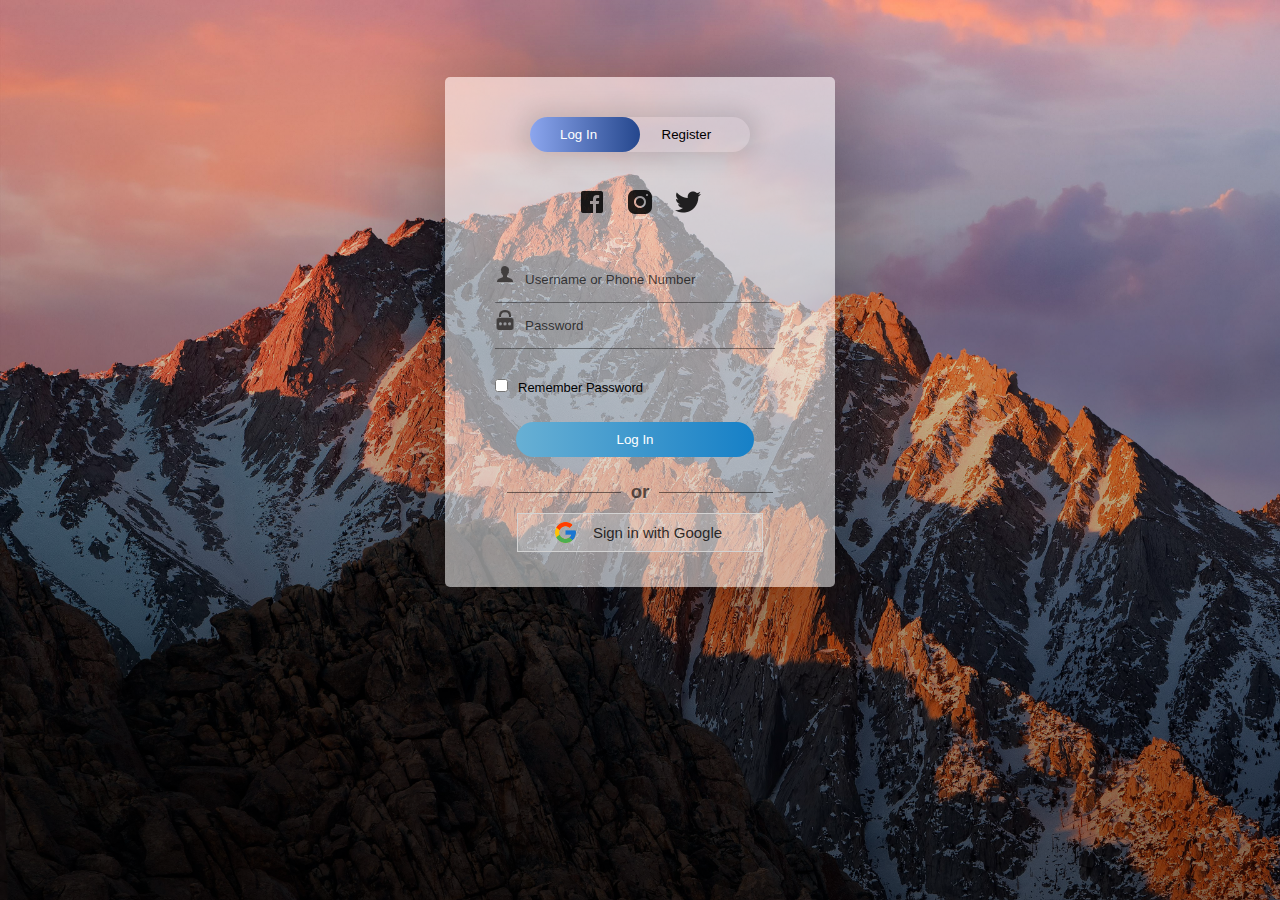
<file: login.html>
<!DOCTYPE html>
<html>
<head>
	<link rel="shortcut icon" type="png" href="images/icon/favicon.png">
	<title>Login SignUp</title>
	<link rel="stylesheet" type="text/css" href="loginStyle.css">
	<script src="https://ajax.googleapis.com/ajax/libs/jquery/3.4.1/jquery.min.js"></script>

  <!-- It will redirect to the Home Page after submitting the form -->
  <script>
  $(document).ready(function(){
    $("form").submit(function(){
      alert("Great Job !");
    });
  });
  </script>
</head>
<body>
		<div class="form-box">
			<div class="button-box">
				<div id="btn"></div>
				<button type="button" class="toggle-btn" id="log" onclick="login()" style="color: #fff;">Log In</button>
				<button type="button" class="toggle-btn" id="reg" onclick="register()">Register</button>
			</div>
			<div class="social-icons">
				<img src="images/icon/fb2.png">
				<img src="images/icon/insta2.png">
				<img src="images/icon/tt2.png">
			</div>
			
			<!-- Login Form -->
			<form id="login" class="input-group" action="index.html">
				<div class="inp">
					<img src="images/icon/user.png"><input type="text" id="email" class="input-field" placeholder="Username or Phone Number" style="width: 88%; border:none;" required="required">
				</div>
				<div class="inp">
					<img src="images/icon/password.png"><input type="password" id="password" class="input-field" placeholder="Password" style="width: 88%; border: none;" required="required">
				</div>
				<input type="checkbox" class="check-box">Remember Password
				<button type="submit" class="submit-btn">Log In</button>
			</form>


			<div class="other" id="other">
				<div class="instead">
					<h3>or</h3>
				</div>
				<button class="connect" onclick="google()">
					<img src="images/icon/google.png"><span>Sign in with Google</span>
				</button>
			</div>
			
			<!-- Registration Form -->
			<form id="register" class="input-group">
				<input type="text" class="input-field" placeholder="Full Name" required="required">
				<input type="email" class="input-field" placeholder="Email Address" required="required">
				<input type="password" class="input-field" placeholder="Create Password" name="psame" required="required">
				<input type="password" class="input-field" placeholder="Confirm Password" name="psame" required="required">
				<input type="checkbox" class="check-box" id="chkAgree" onclick="goFurther()">I agree to the Terms & Conditions
				<button type="submit" id="btnSubmit" class="submit-btn reg-btn">Register</button>
			</form>
		</div>
		<script type="text/javascript" src="script.js"></script>
</body>
</html>
</file>
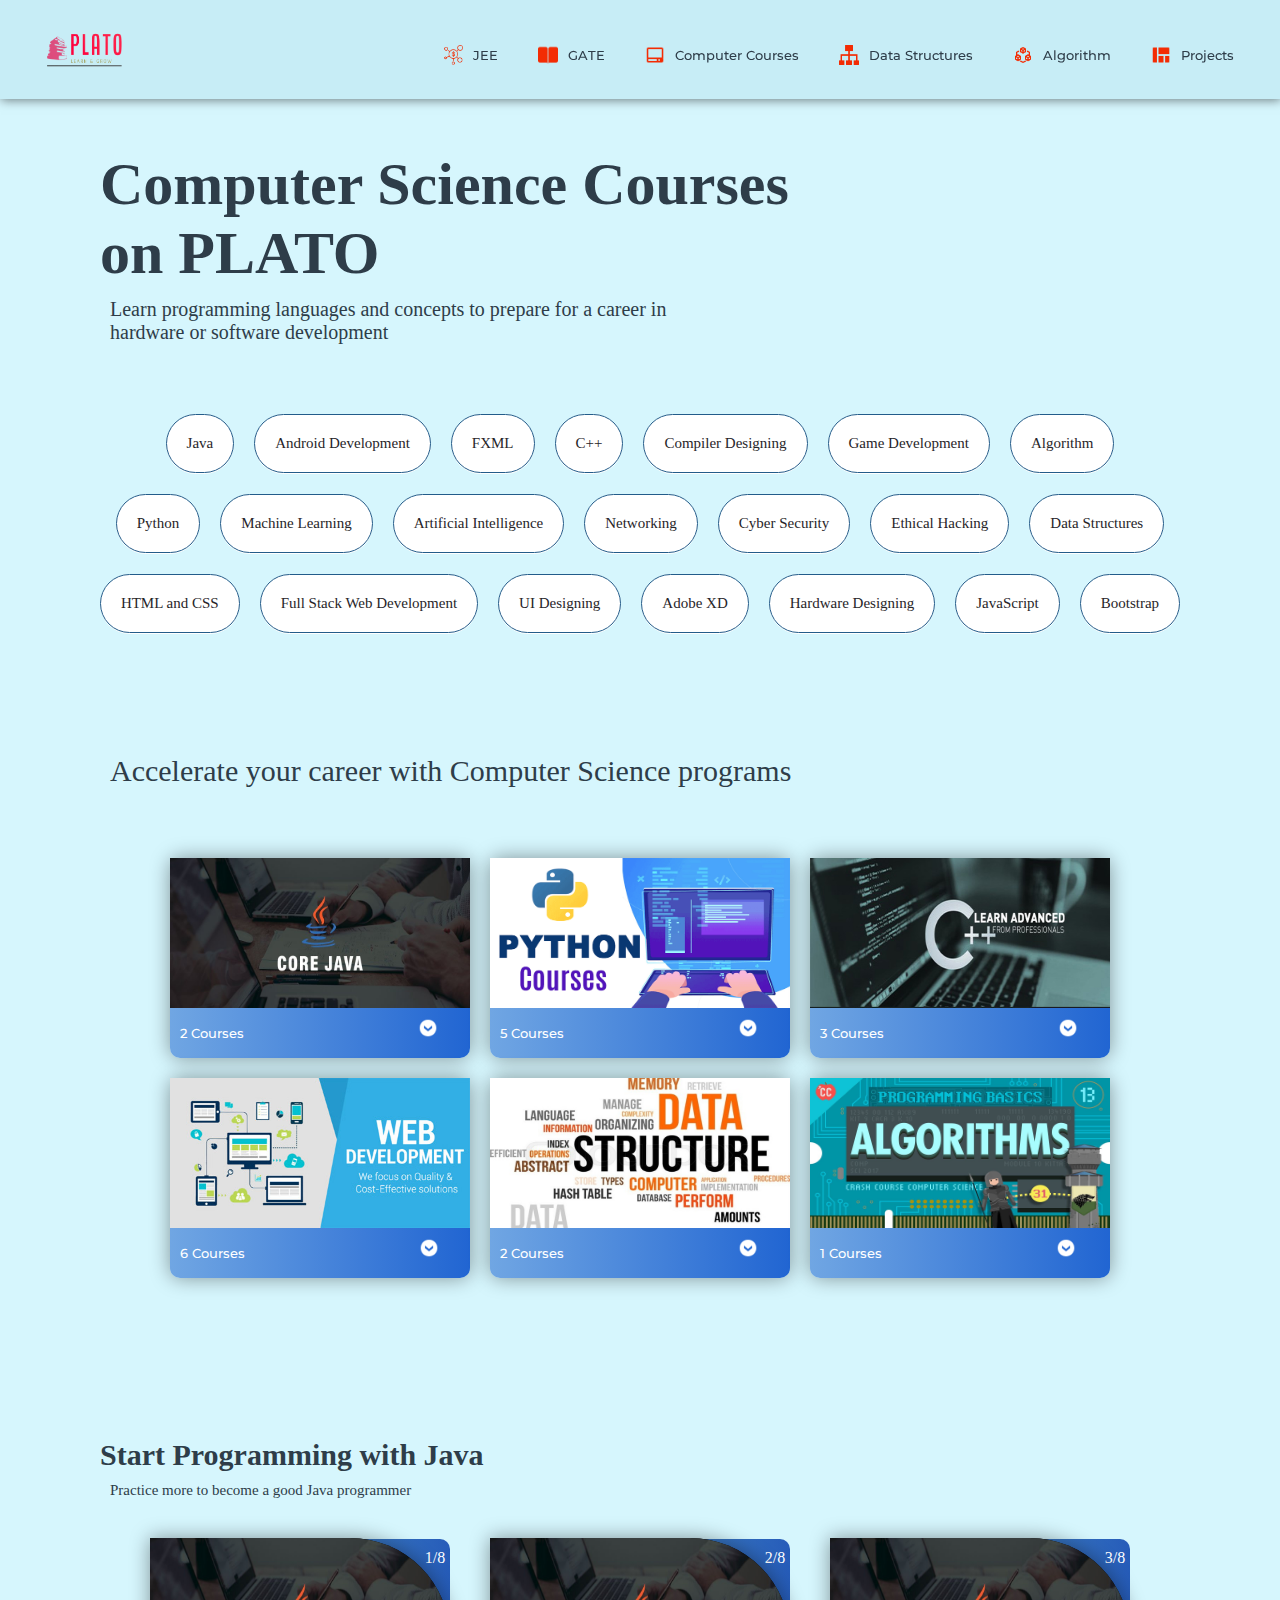
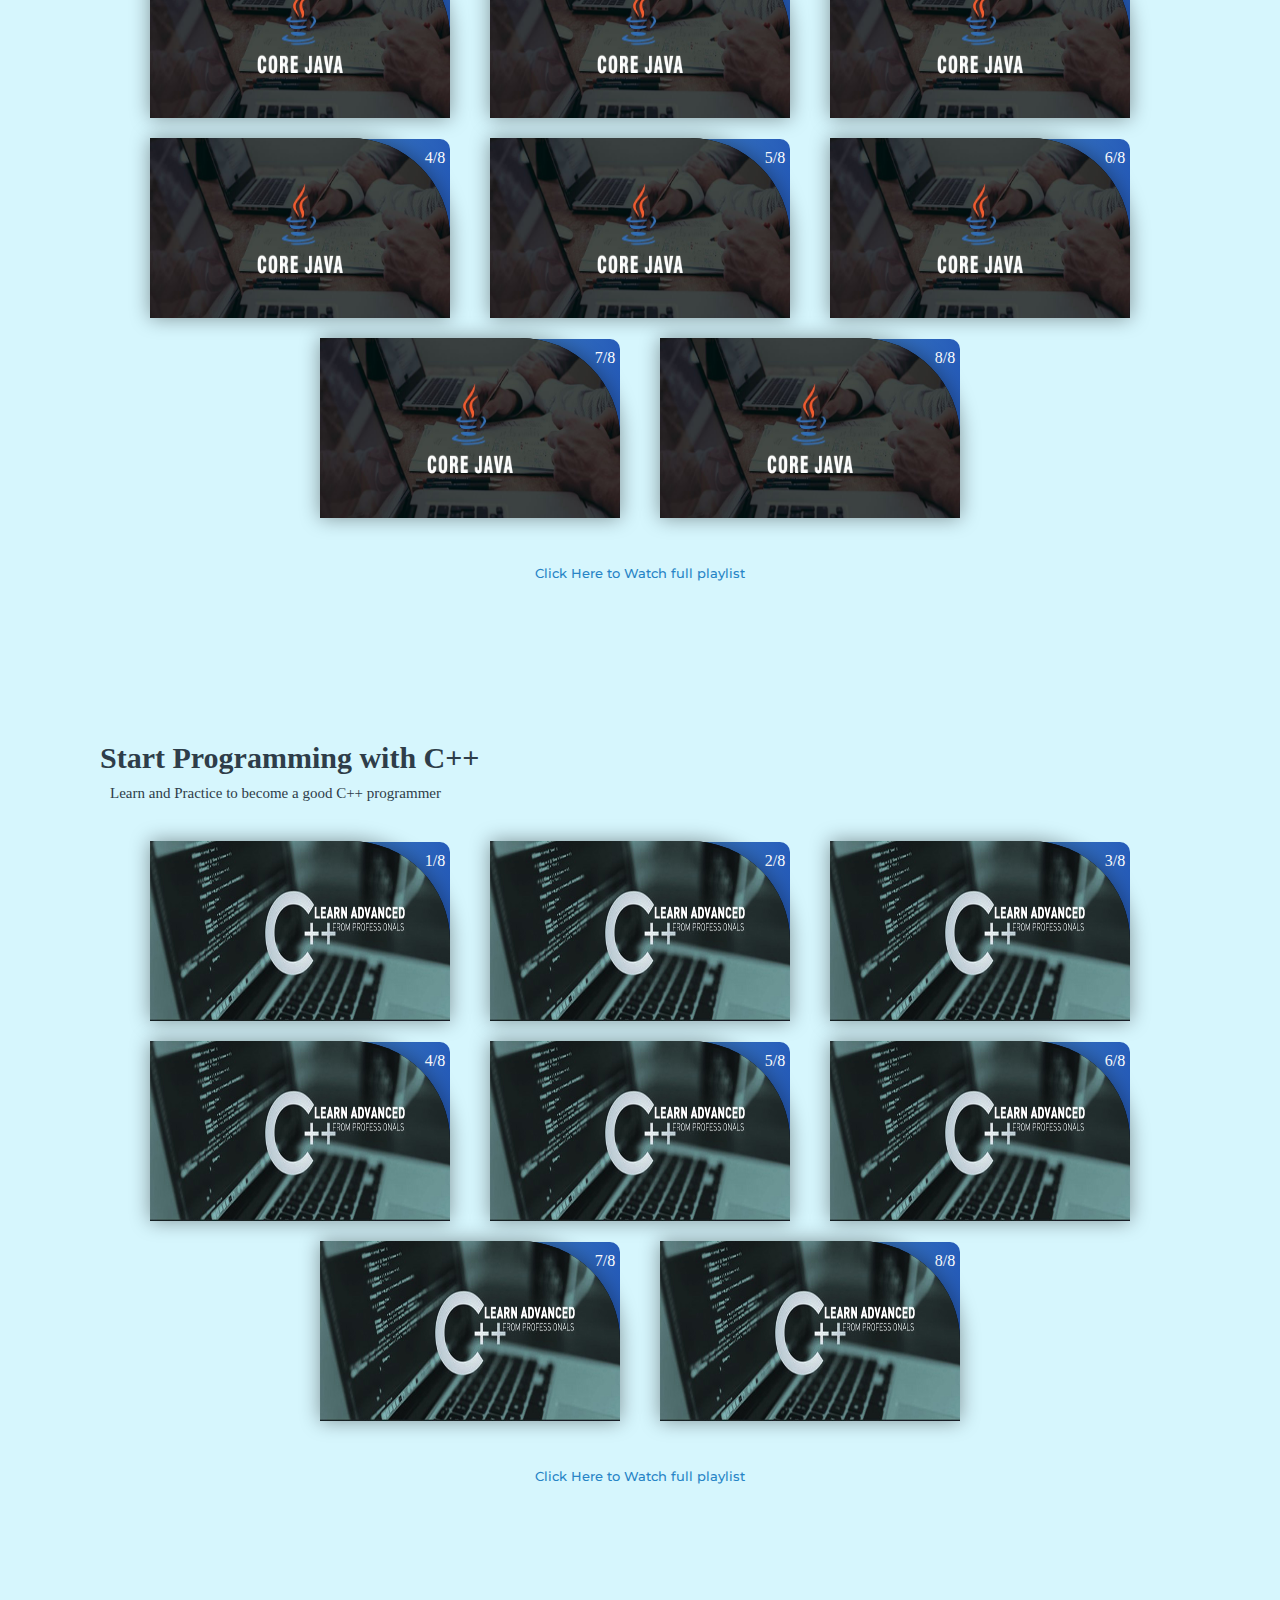
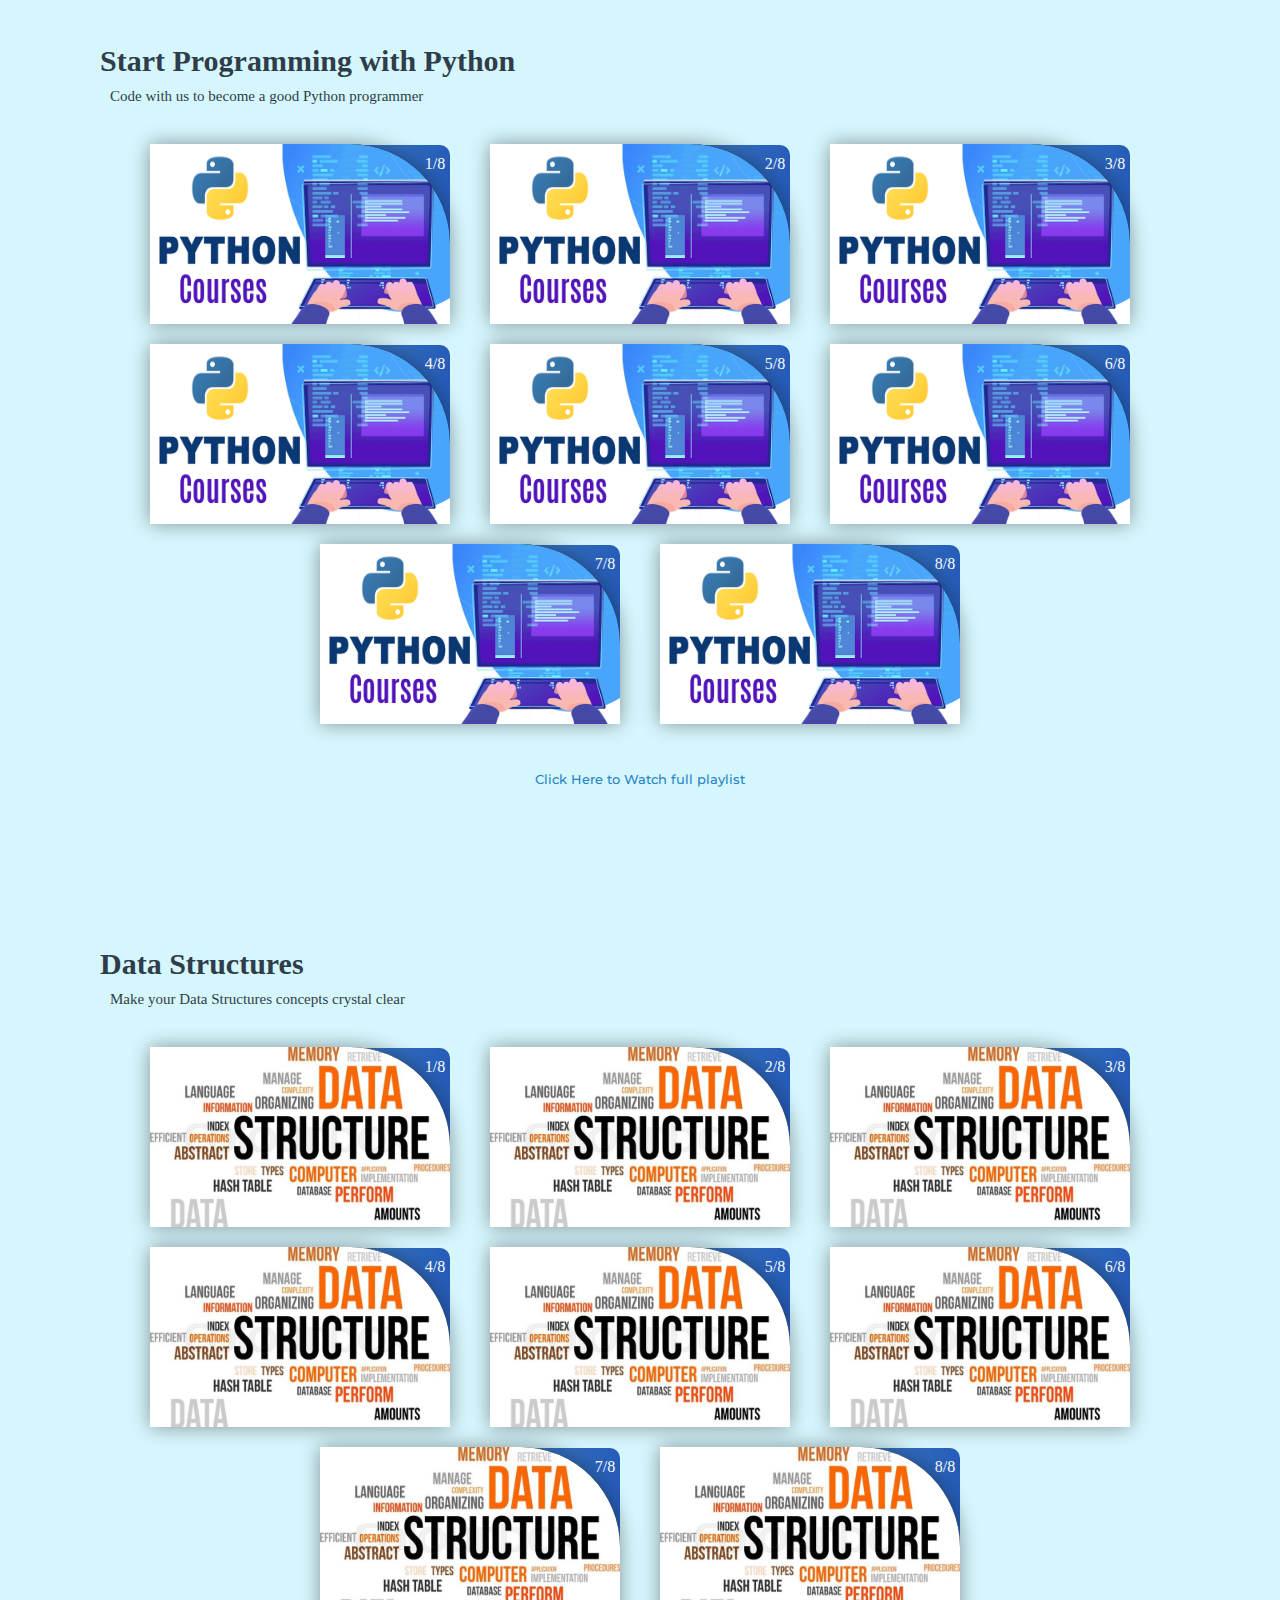
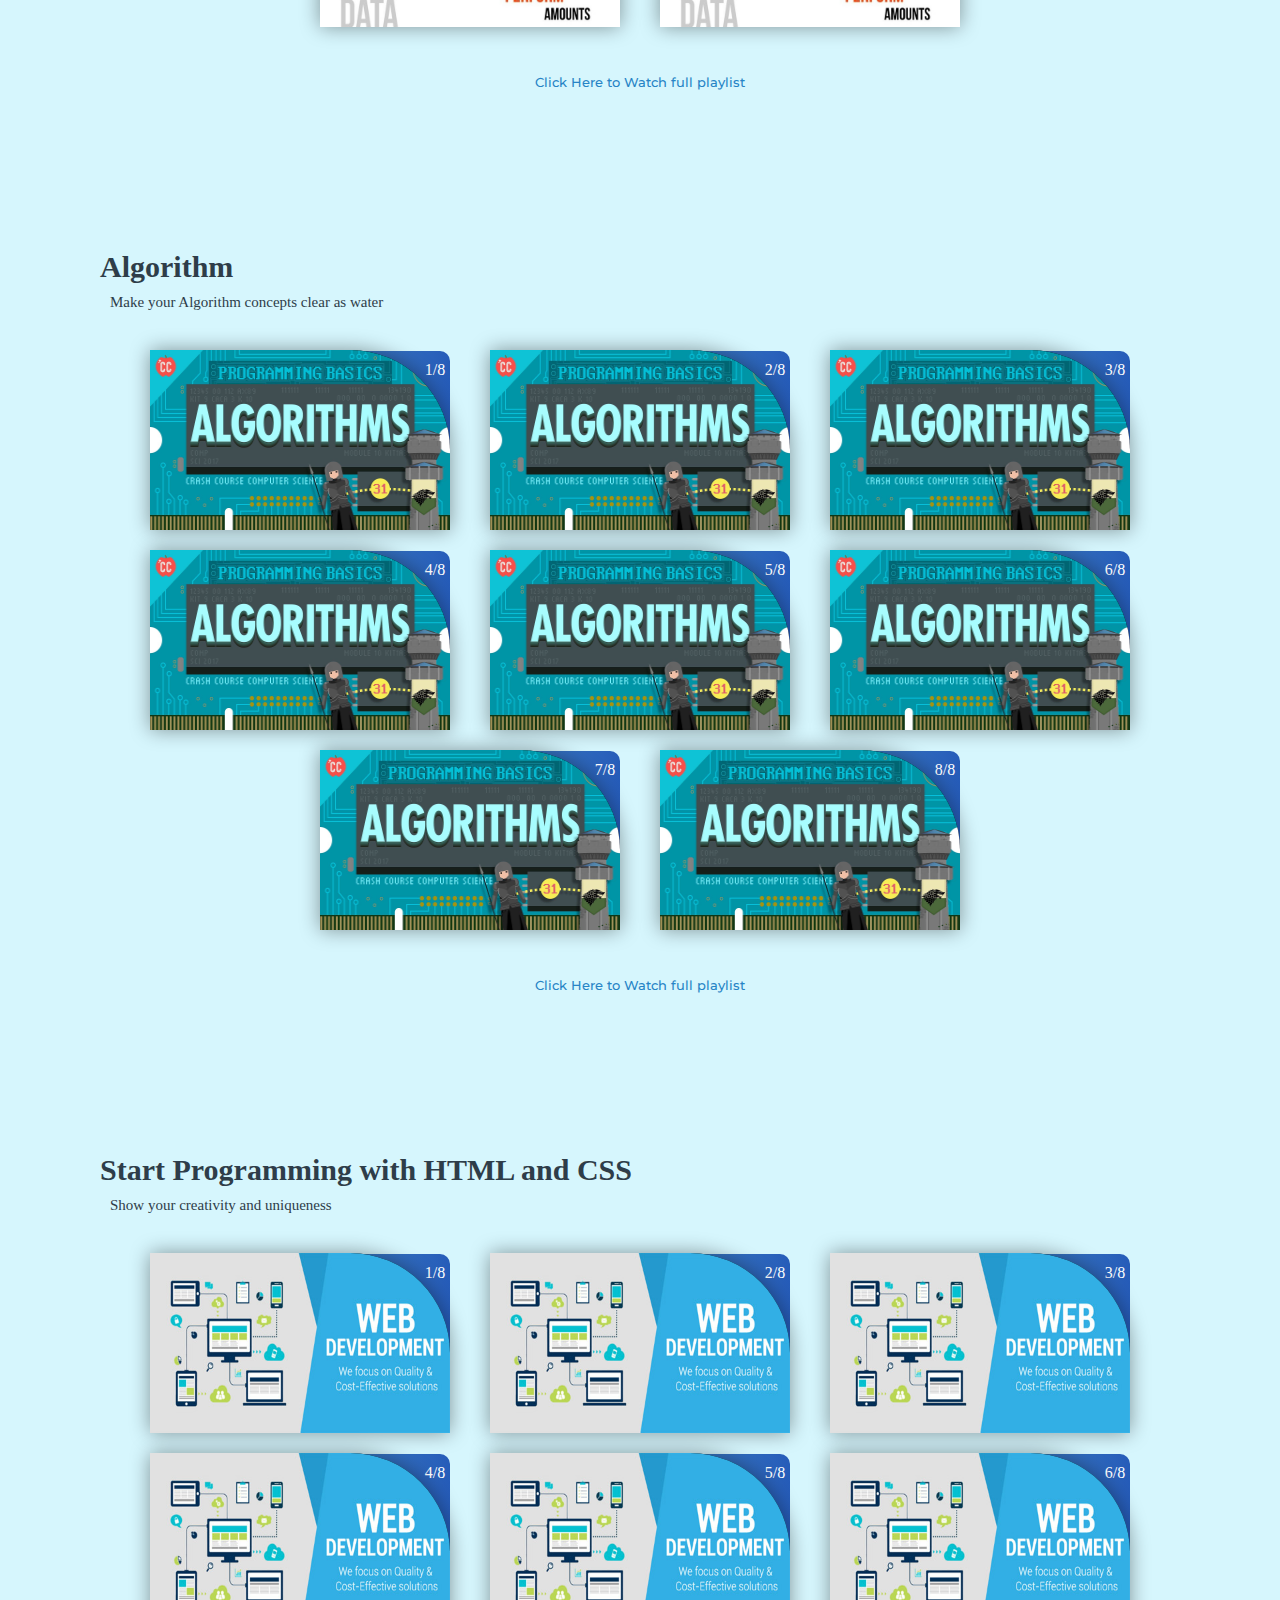
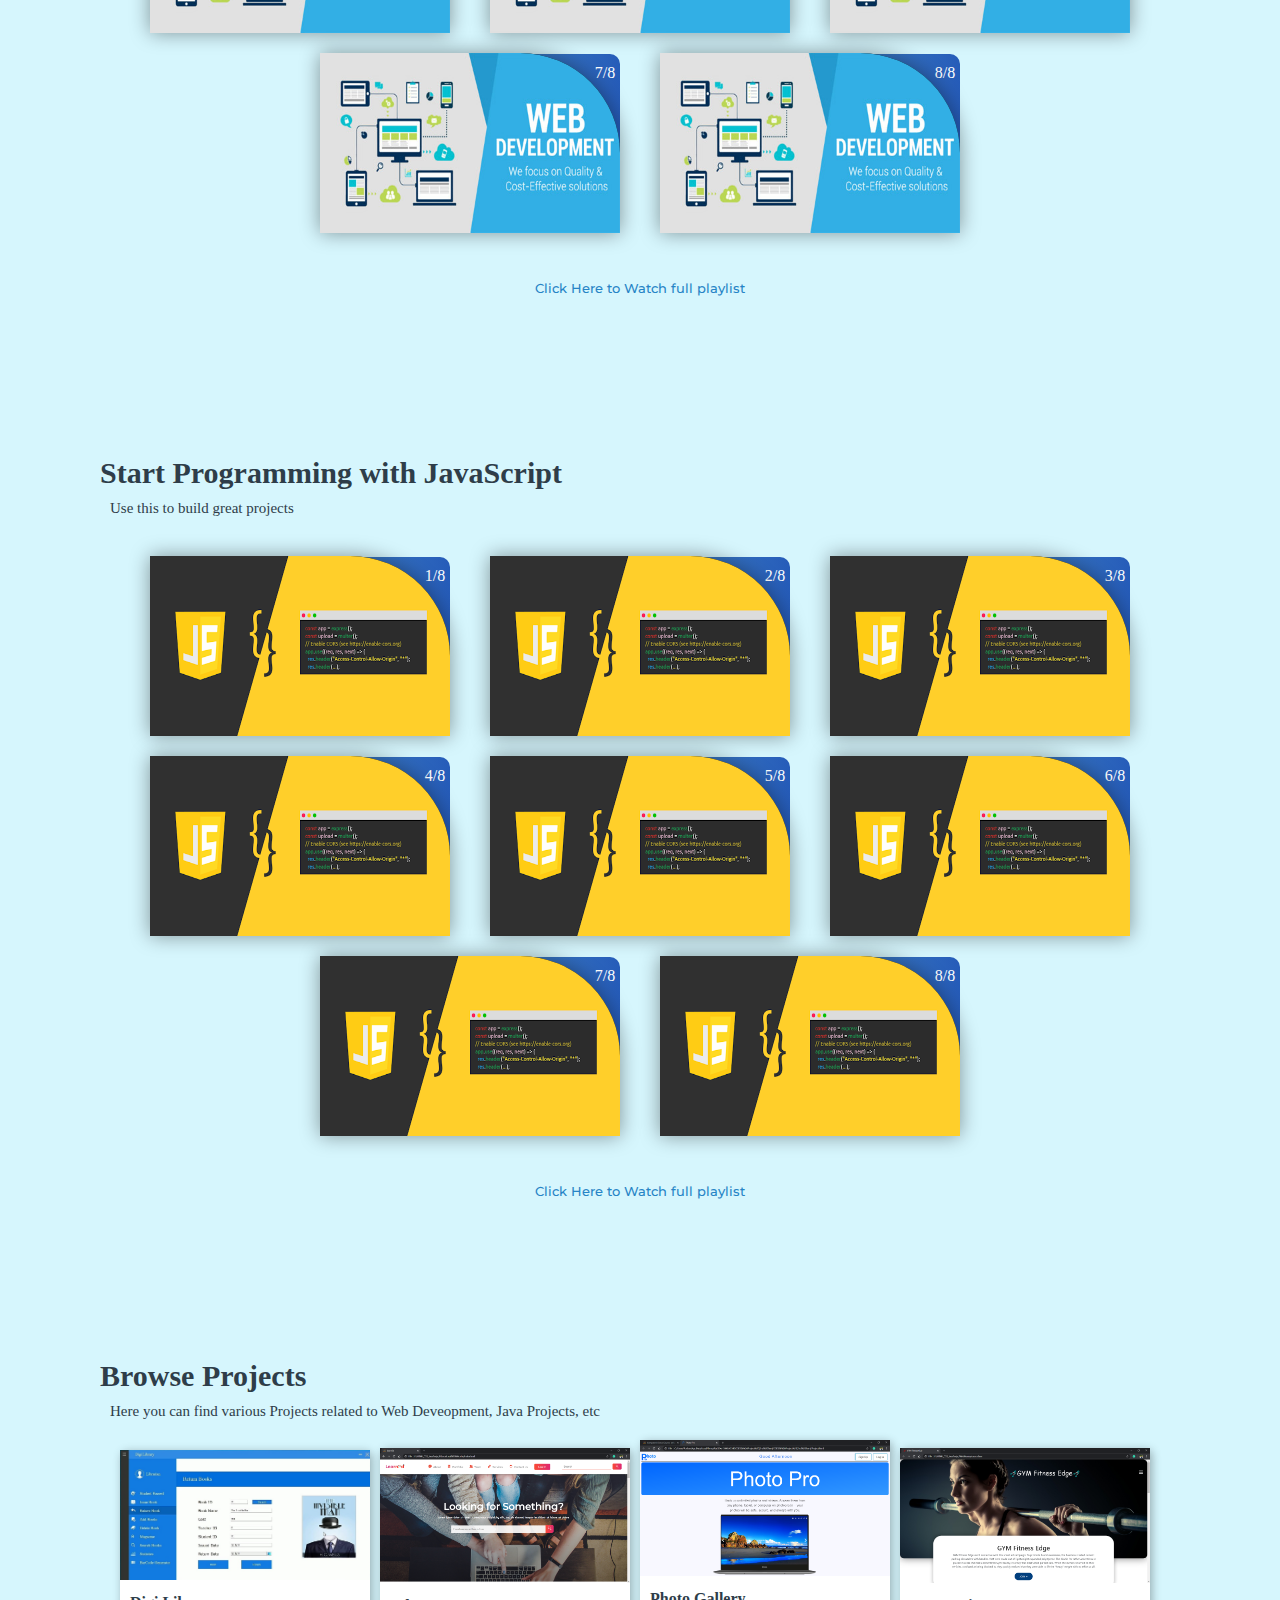
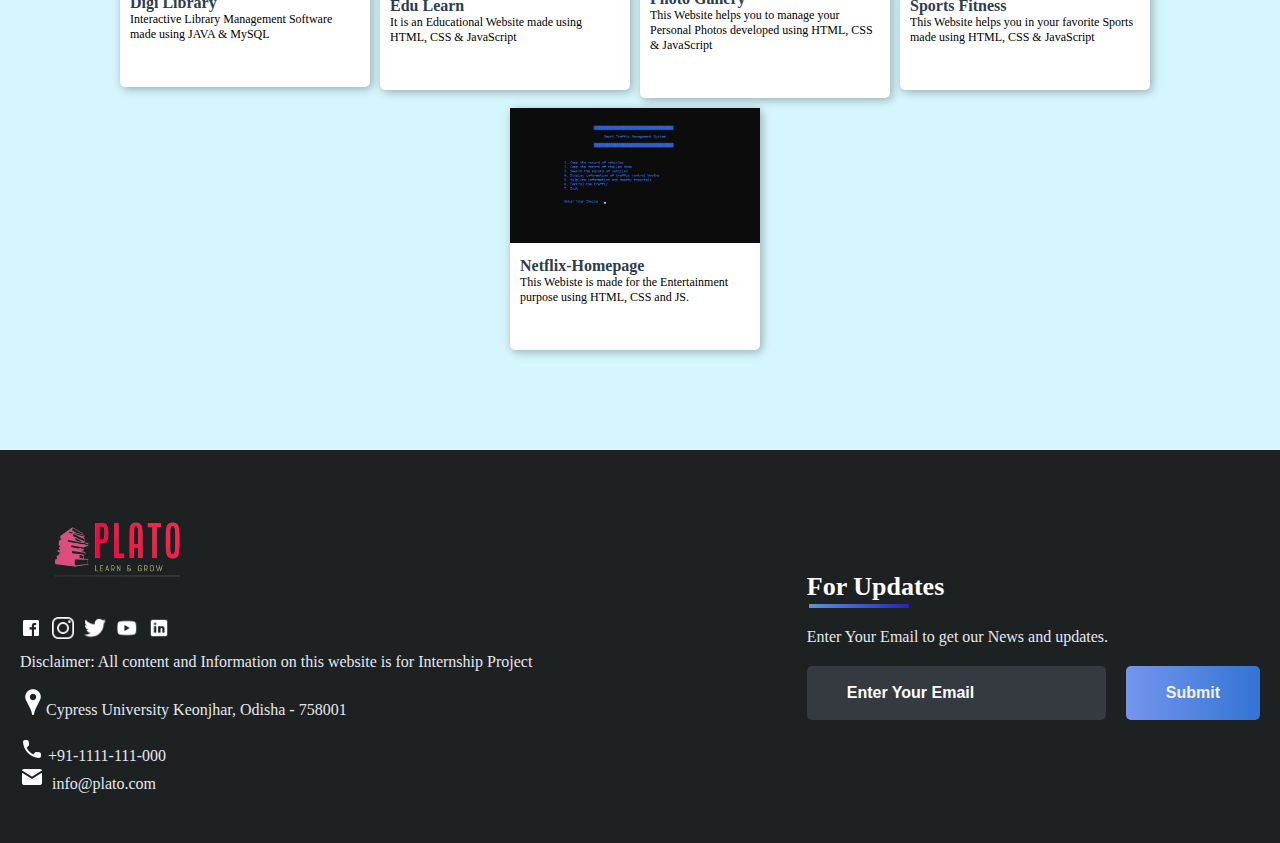
<file: subjects/computer_courses.html>
<!DOCTYPE html>
<html>
<head>
	<link rel="shortcut icon" type="png" href="../images/icon/lgicon-bg.png">
	<title>Computer Science Courses on PLATO</title>
	<link rel="stylesheet" type="text/css" href="subjects.css">
	<script type="text/javascript" src="../script.js"></script>
</head>
<body>
	
<!-- NAVIGATION -->
	<header>
		<div class="nav" id="nav">
			<div id="learned-logo">
			<a href="../index.html"><img src="../images/icon/lgicon-bg.png" style="width: 120px;"></a></div>
			<div class="switch-tab" id="switch-tab" onclick="switchTAB()"><img src="../images/icon/menu.png"></div>
			<ul id="list-switch">
				<li><a href="jee.html"><img src="../images/courses/d1.png" class="icon">JEE</a></li>
				<li><a href="gate.html"><img src="../images/courses/paper.png" class="icon">GATE</a></li>
				<li><a href="#"><img src="../images/courses/computer.png" class="icon">Computer Courses</a></li>
				<li><a href="#data"><img src="../images/courses/data.png" class="icon">Data Structures</a></li>
				<li><a href="#algo"><img src="../images/courses/algo.png" class="icon">Algorithm</a></li>
				<li><a href="#projects"><img src="../images/courses/projects.png" class="icon">Projects</a></li>
			</ul>
			<div class="search" id="search-switch">
				<input type="search" placeholder="Search" class="srch"><button id="srchbtn"><img src="../images/icon/search.png"></button>
			</div>
		</div>
	</header>
	

<!-- MAIN Heading of Page -->
	<div class="title">
		<span>Computer Science Courses<br>on PLATO</span>
		<div class="shortdesc">
			<p>Learn programming languages and concepts to prepare for a career in<br>hardware or software development</p>
		</div>
	</div>


<!-- Some KeyWords related to Topic -->
	<div class="course">
		<div class="cbox">
		<div class="det"><a href="#java">Java</a></div>
		<div class="det"><a href="https://developer.android.com/">Android Development</a></div>
		<div class="det"><a href="https://docs.oracle.com/javafx/2/get_started/fxml_tutorial.htm">FXML</a></div>
		<div class="det"><a href="#c++">C++</a></div>
		<div class="det"><a href="https://www.geeksforgeeks.org/introduction-of-compiler-design/">Compiler Designing</a></div>
		<div class="det"><a href="https://www.coursera.org/specializations/game-design-and-development">Game Development</a></div>
		<div class="det"><a href="#algo">Algorithm</a></div>
		</div>
		<div class="cbox">
		<div class="det"><a href="#python">Python</a></div>
		<div class="det"><a href="https://www.coursera.org/learn/machine-learning">Machine Learning</a></div>
		<div class="det"><a href="https://en.wikipedia.org/wiki/Artificial_intelligence">Artificial Intelligence</a></div>
		<div class="det"><a href="https://en.wikipedia.org/wiki/Network">Networking</a></div>
		<div class="det"><a href="https://www.kaspersky.co.in/resource-center/definitions/what-is-cyber-security">Cyber Security</a></div>
		<div class="det"><a href="https://www.eccouncil.org/ethical-hacking/">Ethical Hacking</a></div>
		<div class="det"><a href="#data">Data Structures</a></div>
		</div>
		<div class="cbox">
		<div class="det"><a href="#html_css">HTML and CSS</a></div>
		<div class="det"><a href="https://www.udacity.com/course/full-stack-web-developer-nanodegree--nd0044">Full Stack Web Development</a></div>
		<div class="det"><a href="https://uxplanet.org/what-is-ui-vs-ux-design-and-the-difference-d9113f6612de?gi=6d9d13f4cc95">UI Designing</a></div>
		<div class="det"><a href="https://www.adobe.com/in/products/xd.html">Adobe XD</a></div>
		<div class="det"><a href="https://www.sciencedirect.com/topics/computer-science/hardware-design">Hardware Designing</a></div>
		<div class="det"><a href="#javascript">JavaScript</a></div>
		<div class="det"><a href="#html_css">Bootstrap</a></div>
		</div>
	</div>


<!-- Courses Available -->
	<div class="inbt">
		Accelerate your career with Computer Science programs
	</div>

	<div class="ccard">
	<center>
		<div class="ccardbox">
			<div class="dcard">
				<div class="fpart"><img src="../images/courses/java-course.jpg"></div>
				<a href="#java"><div class="spart">2 Courses <img src="../images/icon/dropdown.png"></div></a>
			</div>
			<div class="dcard">
				<div class="fpart"><img src="../images/courses/python-course.png"></div>
				<a href="#python"><div class="spart">5 Courses <img src="../images/icon/dropdown.png"></div></a>
			</div>
			<div class="dcard">
				<div class="fpart"><img src="../images/courses/c-course.jpg"></div>
				<a href="#c++"><div class="spart">3 Courses <img src="../images/icon/dropdown.png"></div></a>
			</div>
		</div>
		<div class="ccardbox">
			<div class="dcard">
				<div class="fpart"><img src="../images/courses/web-course.jpg"></div>
				<a href="#html_css"><div class="spart">6 Courses <img src="../images/icon/dropdown.png"></div></a>
			</div>
			<div class="dcard">
				<div class="fpart"><img src="../images/courses/data-course.jpg"></div>
				<a href="#data"><div class="spart">2 Courses <img src="../images/icon/dropdown.png"></div></a>
			</div>
			<div class="dcard">
				<div class="fpart"><img src="../images/courses/algo-course.jpg"></div>
				<a href="#algo"><div class="spart">1 Courses <img src="../images/icon/dropdown.png"></div></a>
			</div>
		</div>
	</center>
	</div>


<!-- Videos on JAVA Lectures -->
	<div class="title2" id="java">
		<span>Start Programming with Java</span>
		<div class="shortdesc2">
			<p>Practice more to become a good Java programmer</p>
		</div>
	</div>
	
	<center>
		<div class="ccardbox2">
			<div class="dcard2"><span class="tag" >1/8</span>
				<div class="fpart2">
					<img src="../images/courses/java-course.jpg">
					<iframe src="https://www.youtube.com/embed/IsLyduxZ9sc" frameborder="0" allow="accelerometer; autoplay; encrypted-media; gyroscope; picture-in-picture" allowfullscreen></iframe>
				</div>
			</div>
			<div class="dcard2"><span class="tag" >2/8</span>
				<div class="fpart2">
					<img src="../images/courses/java-course.jpg">
					<iframe src="https://www.youtube.com/embed/U_vuESBFEpE" frameborder="0" allow="accelerometer; autoplay; encrypted-media; gyroscope; picture-in-picture" allowfullscreen></iframe>
				</div>
			</div>
			<div class="dcard2"><span class="tag" >3/8</span>
				<div class="fpart2">
					<img src="../images/courses/java-course.jpg">
					<iframe src="https://www.youtube.com/embed/7i8vbPA37y0" frameborder="0" allow="accelerometer; autoplay; encrypted-media; gyroscope; picture-in-picture" allowfullscreen></iframe>
				</div>
			</div>
			<div class="dcard2"><span class="tag" >4/8</span>
				<div class="fpart2">
					<img src="../images/courses/java-course.jpg">
					<iframe src="https://www.youtube.com/embed/FB47F-QIk3k" frameborder="0" allow="accelerometer; autoplay; encrypted-media; gyroscope; picture-in-picture" allowfullscreen></iframe>
				</div>
			</div>
			<div class="dcard2"><span class="tag" >5/8</span>
				<div class="fpart2">
					<img src="../images/courses/java-course.jpg">
					<iframe src="https://www.youtube.com/embed/8qyVcHJ1Et4" frameborder="0" allow="accelerometer; autoplay; encrypted-media; gyroscope; picture-in-picture" allowfullscreen></iframe>
				</div>
			</div>
			<div class="dcard2"><span class="tag" >6/8</span>
				<div class="fpart2">
					<img src="../images/courses/java-course.jpg">
					<iframe src="https://www.youtube.com/embed/N53Vf8HGd-0" frameborder="0" allow="accelerometer; autoplay; encrypted-media; gyroscope; picture-in-picture" allowfullscreen></iframe>
				</div>
			</div>
			<div class="dcard2"><span class="tag" >7/8</span>
				<div class="fpart2">
					<img src="../images/courses/java-course.jpg">
					<iframe src="https://www.youtube.com/embed/slz2Vc904Qg" frameborder="0" allow="accelerometer; autoplay; encrypted-media; gyroscope; picture-in-picture" allowfullscreen></iframe>
				</div>
			</div>
			<div class="dcard2"><span class="tag" >8/8</span>
				<div class="fpart2">
					<img src="../images/courses/java-course.jpg">
					<iframe src="https://www.youtube.com/embed/Q0NVRQP1Z5g" frameborder="0" allow="accelerometer; autoplay; encrypted-media; gyroscope; picture-in-picture" allowfullscreen></iframe>
				</div>
			</div>
		</div>
	</center>
	<br><br>
	<div class="click-me">
		<a href="https://www.youtube.com/watch?v=IsLyduxZ9sc&list=PLX9Zi6XTqOKQ7TdRz0QynGIKuMV9Q2H8E" target="_blank">Click Here to Watch full playlist</a>
	</div>

<!-- Videos on C++ Lectures -->

	<div class="title2" id="c++">
		<span>Start Programming with C++</span>
		<div class="shortdesc2">
			<p>Learn and Practice to become a good C++ programmer</p>
		</div>
	</div>
	<center>
		<div class="ccardbox2">
			<div class="dcard2"><span class="tag" >1/8</span>
				<div class="fpart2"><img src="../images/courses/c-course.jpg">
					<iframe src="https://www.youtube.com/embed/Iuo9PpGE04Y" frameborder="0" allow="accelerometer; autoplay; encrypted-media; gyroscope; picture-in-picture" allowfullscreen></iframe>
				</div>
			</div>
			<div class="dcard2"><span class="tag" >2/8</span>
				<div class="fpart2"><img src="../images/courses/c-course.jpg">
					<iframe src="https://www.youtube.com/embed/52dHKRD7cdg" frameborder="0" allow="accelerometer; autoplay; encrypted-media; gyroscope; picture-in-picture" allowfullscreen></iframe>
				</div>
			</div>
			<div class="dcard2"><span class="tag" >3/8</span>
				<div class="fpart2"><img src="../images/courses/c-course.jpg">
					<iframe src="https://www.youtube.com/embed/Iuo9PpGE04Y" frameborder="0" allow="accelerometer; autoplay; encrypted-media; gyroscope; picture-in-picture" allowfullscreen></iframe>
				</div>
			</div>
			<div class="dcard2"><span class="tag" >4/8</span>
				<div class="fpart2"><img src="../images/courses/c-course.jpg">
					<iframe src="https://www.youtube.com/embed/Iuo9PpGE04Y" frameborder="0" allow="accelerometer; autoplay; encrypted-media; gyroscope; picture-in-picture" allowfullscreen></iframe>
				</div>
			</div>
		
			<div class="dcard2"><span class="tag" >5/8</span>
				<div class="fpart2"><img src="../images/courses/c-course.jpg">
					<iframe src="https://www.youtube.com/embed/Iuo9PpGE04Y" frameborder="0" allow="accelerometer; autoplay; encrypted-media; gyroscope; picture-in-picture" allowfullscreen></iframe>
				</div>
			</div>
			<div class="dcard2"><span class="tag" >6/8</span>
				<div class="fpart2"><img src="../images/courses/c-course.jpg">
					<iframe src="https://www.youtube.com/embed/Iuo9PpGE04Y" frameborder="0" allow="accelerometer; autoplay; encrypted-media; gyroscope; picture-in-picture" allowfullscreen></iframe>
				</div>
			</div>
			<div class="dcard2"><span class="tag" >7/8</span>
				<div class="fpart2"><img src="../images/courses/c-course.jpg">
					<iframe src="https://www.youtube.com/embed/Iuo9PpGE04Y" frameborder="0" allow="accelerometer; autoplay; encrypted-media; gyroscope; picture-in-picture" allowfullscreen></iframe>
				</div>
			</div>
			<div class="dcard2"><span class="tag" >8/8</span>
				<div class="fpart2"><img src="../images/courses/c-course.jpg">
					<iframe src="https://www.youtube.com/embed/Iuo9PpGE04Y" frameborder="0" allow="accelerometer; autoplay; encrypted-media; gyroscope; picture-in-picture" allowfullscreen></iframe>
				</div>
			</div>
		</div>
	</center>
<br><br>
	<div class="click-me">
		<a href="https://www.youtube.com/watch?v=Iuo9PpGE04Y&feature=youtu.be" target="_blank">Click Here to Watch full playlist</a>
	</div>

<!-- Videos on PYTHON Lectures -->

	<div class="title2" id="python">
		<span>Start Programming with Python</span>
		<div class="shortdesc2">
			<p>Code with us to become a good Python programmer</p>
		</div>
	</div>
	<center>
		<div class="ccardbox2">
			<div class="dcard2"><span class="tag" >1/8</span>
				<div class="fpart2"><img src="../images/courses/python-course.png">
					<iframe src="https://www.youtube.com/embed/QXeEoD0pB3E" frameborder="0" allow="accelerometer; autoplay; encrypted-media; gyroscope; picture-in-picture" allowfullscreen></iframe>
				</div>
			</div>
			<div class="dcard2"><span class="tag" >2/8</span>
				<div class="fpart2"><img src="../images/courses/python-course.png">
					<iframe src="https://www.youtube.com/embed/QXeEoD0pB3E" frameborder="0" allow="accelerometer; autoplay; encrypted-media; gyroscope; picture-in-picture" allowfullscreen></iframe>
				</div>
			</div>
			<div class="dcard2"><span class="tag" >3/8</span>
				<div class="fpart2"><img src="../images/courses/python-course.png">
					<iframe src="https://www.youtube.com/embed/QXeEoD0pB3E" frameborder="0" allow="accelerometer; autoplay; encrypted-media; gyroscope; picture-in-picture" allowfullscreen></iframe>
				</div>
			</div>
			<div class="dcard2"><span class="tag" >4/8</span>
				<div class="fpart2"><img src="../images/courses/python-course.png">
					<iframe src="https://www.youtube.com/embed/QXeEoD0pB3E" frameborder="0" allow="accelerometer; autoplay; encrypted-media; gyroscope; picture-in-picture" allowfullscreen></iframe>
				</div>
			</div>
		
			<div class="dcard2"><span class="tag" >5/8</span>
				<div class="fpart2"><img src="../images/courses/python-course.png">
					<iframe src="https://www.youtube.com/embed/QXeEoD0pB3E" frameborder="0" allow="accelerometer; autoplay; encrypted-media; gyroscope; picture-in-picture" allowfullscreen></iframe>
				</div>
			</div>
			<div class="dcard2"><span class="tag" >6/8</span>
				<div class="fpart2"><img src="../images/courses/python-course.png">
					<iframe src="https://www.youtube.com/embed/QXeEoD0pB3E" frameborder="0" allow="accelerometer; autoplay; encrypted-media; gyroscope; picture-in-picture" allowfullscreen></iframe>
				</div>
			</div>
			<div class="dcard2"><span class="tag" >7/8</span>
				<div class="fpart2"><img src="../images/courses/python-course.png">
					<iframe src="https://www.youtube.com/embed/QXeEoD0pB3E" frameborder="0" allow="accelerometer; autoplay; encrypted-media; gyroscope; picture-in-picture" allowfullscreen></iframe>
				</div>
			</div>
			<div class="dcard2"><span class="tag" >8/8</span>
				<div class="fpart2"><img src="../images/courses/python-course.png">
					<iframe src="https://www.youtube.com/embed/QXeEoD0pB3E" frameborder="0" allow="accelerometer; autoplay; encrypted-media; gyroscope; picture-in-picture" allowfullscreen></iframe>
				</div>
			</div>
		</div>
	</center>

<br><br>
	<div class="click-me">
		<a href="https://youtu.be/QXeEoD0pB3E" target="_blank">Click Here to Watch full playlist</a>
	</div>
<!-- Videos on DATA STRUCTURES Lectures -->

	<div class="title2" id="data">
		<span>Data Structures</span>
		<div class="shortdesc2">
			<p>Make your Data Structures concepts crystal clear</p>
		</div>
	</div>
	<center>
		<div class="ccardbox2">
			<div class="dcard2"><span class="tag" >1/8</span>
				<div class="fpart2"><img src="../images/courses/data-course.jpg">
					<iframe src="https://www.youtube.com/embed/Db9ZYbJONHc" frameborder="0" allow="accelerometer; autoplay; encrypted-media; gyroscope; picture-in-picture" allowfullscreen></iframe>
				</div>
			</div>
			<div class="dcard2"><span class="tag" >2/8</span>
				<div class="fpart2"><img src="../images/courses/data-course.jpg">
					<iframe src="https://www.youtube.com/embed/Db9ZYbJONHc" frameborder="0" allow="accelerometer; autoplay; encrypted-media; gyroscope; picture-in-picture" allowfullscreen></iframe>
				</div>
			</div>
			<div class="dcard2"><span class="tag" >3/8</span>
				<div class="fpart2"><img src="../images/courses/data-course.jpg">
					<iframe src="https://www.youtube.com/embed/Db9ZYbJONHc" frameborder="0" allow="accelerometer; autoplay; encrypted-media; gyroscope; picture-in-picture" allowfullscreen></iframe>
				</div>
			</div>
			<div class="dcard2"><span class="tag" >4/8</span>
				<div class="fpart2"><img src="../images/courses/data-course.jpg">
					<iframe src="https://www.youtube.com/embed/Db9ZYbJONHc" frameborder="0" allow="accelerometer; autoplay; encrypted-media; gyroscope; picture-in-picture" allowfullscreen></iframe>
				</div>
			</div>
		
			<div class="dcard2"><span class="tag" >5/8</span>
				<div class="fpart2"><img src="../images/courses/data-course.jpg">
					<iframe src="https://www.youtube.com/embed/Db9ZYbJONHc" frameborder="0" allow="accelerometer; autoplay; encrypted-media; gyroscope; picture-in-picture" allowfullscreen></iframe>
				</div>
			</div>
			<div class="dcard2"><span class="tag" >6/8</span>
				<div class="fpart2"><img src="../images/courses/data-course.jpg">
					<iframe src="https://www.youtube.com/embed/Db9ZYbJONHc" frameborder="0" allow="accelerometer; autoplay; encrypted-media; gyroscope; picture-in-picture" allowfullscreen></iframe>
				</div>
			</div>
			<div class="dcard2"><span class="tag" >7/8</span>
				<div class="fpart2"><img src="../images/courses/data-course.jpg">
					<iframe src="https://www.youtube.com/embed/Db9ZYbJONHc" frameborder="0" allow="accelerometer; autoplay; encrypted-media; gyroscope; picture-in-picture" allowfullscreen></iframe>
				</div>
			</div>
			<div class="dcard2"><span class="tag" >8/8</span>
				<div class="fpart2"><img src="../images/courses/data-course.jpg">
					<iframe src="https://www.youtube.com/embed/Db9ZYbJONHc" frameborder="0" allow="accelerometer; autoplay; encrypted-media; gyroscope; picture-in-picture" allowfullscreen></iframe>
				</div>
			</div>
		</div>
	</center>
<br><br>
	<div class="click-me">
		<a href="https://www.youtube.com/watch?v=Db9ZYbJONHc" target="_blank">Click Here to Watch full playlist</a>
	</div>

<!-- Videos on ALGORITHM Lectures -->

	<div class="title2" id="algo">
		<span>Algorithm</span>
		<div class="shortdesc2">
			<p>Make your Algorithm concepts clear as water </p>
		</div>
	</div>
	<center>
		<div class="ccardbox2">
			<div class="dcard2"><span class="tag" >1/8</span>
				<div class="fpart2"><img src="../images/courses/algo-course.jpg">
					<iframe src="https://www.youtube.com/embed/0IAPZzGSbME" frameborder="0" allow="accelerometer; autoplay; encrypted-media; gyroscope; picture-in-picture" allowfullscreen></iframe>
				</div>
			</div>
			<div class="dcard2"><span class="tag" >2/8</span>
				<div class="fpart2"><img src="../images/courses/algo-course.jpg">
					<iframe src="https://www.youtube.com/embed/0IAPZzGSbME" frameborder="0" allow="accelerometer; autoplay; encrypted-media; gyroscope; picture-in-picture" allowfullscreen></iframe>
				</div>
			</div>
			<div class="dcard2"><span class="tag" >3/8</span>
				<div class="fpart2"><img src="../images/courses/algo-course.jpg">
					<iframe src="https://www.youtube.com/embed/0IAPZzGSbME" frameborder="0" allow="accelerometer; autoplay; encrypted-media; gyroscope; picture-in-picture" allowfullscreen></iframe>
				</div>
			</div>
			<div class="dcard2"><span class="tag" >4/8</span>
				<div class="fpart2"><img src="../images/courses/algo-course.jpg">
					<iframe src="https://www.youtube.com/embed/0IAPZzGSbME" frameborder="0" allow="accelerometer; autoplay; encrypted-media; gyroscope; picture-in-picture" allowfullscreen></iframe>
				</div>
			</div>
		
			<div class="dcard2"><span class="tag" >5/8</span>
				<div class="fpart2"><img src="../images/courses/algo-course.jpg">
					<iframe src="https://www.youtube.com/embed/0IAPZzGSbME" frameborder="0" allow="accelerometer; autoplay; encrypted-media; gyroscope; picture-in-picture" allowfullscreen></iframe>
				</div>
			</div>
			<div class="dcard2"><span class="tag" >6/8</span>
				<div class="fpart2"><img src="../images/courses/algo-course.jpg">
					<iframe src="https://www.youtube.com/embed/0IAPZzGSbME" frameborder="0" allow="accelerometer; autoplay; encrypted-media; gyroscope; picture-in-picture" allowfullscreen></iframe>
				</div>
			</div>
			<div class="dcard2"><span class="tag" >7/8</span>
				<div class="fpart2"><img src="../images/courses/algo-course.jpg">
					<iframe src="https://www.youtube.com/embed/0IAPZzGSbME" frameborder="0" allow="accelerometer; autoplay; encrypted-media; gyroscope; picture-in-picture" allowfullscreen></iframe>
				</div>
			</div>
			<div class="dcard2"><span class="tag" >8/8</span>
				<div class="fpart2"><img src="../images/courses/algo-course.jpg">
					<iframe src="https://www.youtube.com/embed/0IAPZzGSbME" frameborder="0" allow="accelerometer; autoplay; encrypted-media; gyroscope; picture-in-picture" allowfullscreen></iframe>
				</div>
			</div>
		</div>
	</center>
<br><br>
	<div class="click-me">
		<a href="https://www.youtube.com/watch?v=0IAPZzGSbME" target="_blank">Click Here to Watch full playlist</a>
	</div>

<!-- Videos on HTML and CSS Lectures -->

	<div class="title2" id="html_css">
		<span>Start Programming with HTML and CSS</span>
		<div class="shortdesc2">
			<p>Show your creativity and uniqueness</p>
		</div>
	</div>
	<center>
		<div class="ccardbox2">
			<div class="dcard2"><span class="tag" >1/8</span>
				<div class="fpart2"><img src="../images/courses/web-course.jpg">
					<iframe src="https://www.youtube.com/embed/TKYsuU86-DQ" frameborder="0" allow="accelerometer; autoplay; encrypted-media; gyroscope; picture-in-picture" allowfullscreen></iframe>
				</div>
			</div>
			<div class="dcard2"><span class="tag" >2/8</span>
				<div class="fpart2"><img src="../images/courses/web-course.jpg">
					<iframe src="https://www.youtube.com/embed/TKYsuU86-DQ" frameborder="0" allow="accelerometer; autoplay; encrypted-media; gyroscope; picture-in-picture" allowfullscreen></iframe>
				</div>
			</div>
			<div class="dcard2"><span class="tag" >3/8</span>
				<div class="fpart2"><img src="../images/courses/web-course.jpg">
					<iframe src="https://www.youtube.com/embed/TKYsuU86-DQ" frameborder="0" allow="accelerometer; autoplay; encrypted-media; gyroscope; picture-in-picture" allowfullscreen></iframe>
				</div>
			</div>
			<div class="dcard2"><span class="tag" >4/8</span>
				<div class="fpart2"><img src="../images/courses/web-course.jpg">
					<iframe src="https://www.youtube.com/embed/TKYsuU86-DQ" frameborder="0" allow="accelerometer; autoplay; encrypted-media; gyroscope; picture-in-picture" allowfullscreen></iframe>
				</div>
			</div>
		
			<div class="dcard2"><span class="tag" >5/8</span>
				<div class="fpart2"><img src="../images/courses/web-course.jpg">
					<iframe src="https://www.youtube.com/embed/TKYsuU86-DQ" frameborder="0" allow="accelerometer; autoplay; encrypted-media; gyroscope; picture-in-picture" allowfullscreen></iframe>
				</div>
			</div>
			<div class="dcard2"><span class="tag" >6/8</span>
				<div class="fpart2"><img src="../images/courses/web-course.jpg">
					<iframe src="https://www.youtube.com/embed/TKYsuU86-DQ" frameborder="0" allow="accelerometer; autoplay; encrypted-media; gyroscope; picture-in-picture" allowfullscreen></iframe>
				</div>
			</div>
			<div class="dcard2"><span class="tag" >7/8</span>
				<div class="fpart2"><img src="../images/courses/web-course.jpg">
					<iframe src="https://www.youtube.com/embed/TKYsuU86-DQ" frameborder="0" allow="accelerometer; autoplay; encrypted-media; gyroscope; picture-in-picture" allowfullscreen></iframe>
				</div>
			</div>
			<div class="dcard2"><span class="tag" >8/8</span>
				<div class="fpart2"><img src="../images/courses/web-course.jpg">
					<iframe src="https://www.youtube.com/embed/TKYsuU86-DQ" frameborder="0" allow="accelerometer; autoplay; encrypted-media; gyroscope; picture-in-picture" allowfullscreen></iframe>
				</div>
			</div>
		</div>
	</center>

<br><br>
	<div class="click-me">
		<a href="https://www.youtube.com/watch?v=TKYsuU86-DQ" target="_blank">Click Here to Watch full playlist</a>
	</div>
<!-- Videos on JAVASCRIPT Lectures -->

	<div class="title2" id="javascript">
		<span>Start Programming with JavaScript</span>
		<div class="shortdesc2">
			<p>Use this to build great projects</p>
		</div>
	</div>
	<center>
		<div class="ccardbox2">
			<div class="dcard2"><span class="tag" >1/8</span>
				<div class="fpart2"><img src="../images/courses/javascript-course.jpg">
					<iframe src="https://www.youtube.com/embed/uDwSnnhl1Ng" frameborder="0" allow="accelerometer; autoplay; encrypted-media; gyroscope; picture-in-picture" allowfullscreen></iframe>
				</div>
			</div>
			<div class="dcard2"><span class="tag" >2/8</span>
				<div class="fpart2"><img src="../images/courses/javascript-course.jpg">
					<iframe src="https://www.youtube.com/embed/uDwSnnhl1Ng" frameborder="0" allow="accelerometer; autoplay; encrypted-media; gyroscope; picture-in-picture" allowfullscreen></iframe>
				</div>
			</div>
			<div class="dcard2"><span class="tag" >3/8</span>
				<div class="fpart2"><img src="../images/courses/javascript-course.jpg">
					<iframe src="https://www.youtube.com/embed/uDwSnnhl1Ng" frameborder="0" allow="accelerometer; autoplay; encrypted-media; gyroscope; picture-in-picture" allowfullscreen></iframe>
				</div>
			</div>
			<div class="dcard2"><span class="tag" >4/8</span>
				<div class="fpart2"><img src="../images/courses/javascript-course.jpg">
					<iframe src="https://www.youtube.com/embed/uDwSnnhl1Ng" frameborder="0" allow="accelerometer; autoplay; encrypted-media; gyroscope; picture-in-picture" allowfullscreen></iframe>
				</div>
			</div>
		
			<div class="dcard2"><span class="tag" >5/8</span>
				<div class="fpart2"><img src="../images/courses/javascript-course.jpg">
					<iframe src="https://www.youtube.com/embed/uDwSnnhl1Ng" frameborder="0" allow="accelerometer; autoplay; encrypted-media; gyroscope; picture-in-picture" allowfullscreen></iframe>
				</div>
			</div>
			<div class="dcard2"><span class="tag" >6/8</span>
				<div class="fpart2"><img src="../images/courses/javascript-course.jpg">
					<iframe src="https://www.youtube.com/embed/uDwSnnhl1Ng" frameborder="0" allow="accelerometer; autoplay; encrypted-media; gyroscope; picture-in-picture" allowfullscreen></iframe>
				</div>
			</div>
			<div class="dcard2"><span class="tag" >7/8</span>
				<div class="fpart2"><img src="../images/courses/javascript-course.jpg">
					<iframe src="https://www.youtube.com/embed/uDwSnnhl1Ng" frameborder="0" allow="accelerometer; autoplay; encrypted-media; gyroscope; picture-in-picture" allowfullscreen></iframe>
				</div>
			</div>
			<div class="dcard2"><span class="tag" >8/8</span>
				<div class="fpart2"><img src="../images/courses/javascript-course.jpg">
					<iframe src="https://www.youtube.com/embed/uDwSnnhl1Ng" frameborder="0" allow="accelerometer; autoplay; encrypted-media; gyroscope; picture-in-picture" allowfullscreen></iframe>
				</div>
			</div>
		</div>
	</center>
<br><br>
	<div class="click-me">
		<a href="https://www.youtube.com/watch?v=uDwSnnhl1Ng" target="_blank">Click Here to Watch full playlist</a>
	</div>

<!-- PROJECTS -->
	<div class="title2" id="projects">
		<span>Browse Projects</span>
		<div class="shortdesc2">
			<p>Here you can find various Projects related to Web Deveopment, Java Projects, etc</p>
		</div>
	</div>
	<div class="project-panel">
		<div class="project-card">
			<img src="../images/projects/p1.jpg">
			<div class="info">
				<h4>Digi Library</h4><p>Interactive Library Management Software made using JAVA & MySQL</p>
				<div class="download"><a href="https://github.com/sru21" target="_blank">Download</a></div>	
			</div>
		</div>
		<div class="project-card">
			<img src="../images/projects/p2.jpg">
			<div class="info">
				<h4>Edu Learn</h4><p>It is an Educational Website made using HTML, CSS & JavaScript</p>
				<div class="download"><a href="https://github.com/sru21" target="_blank">Download</a></div>
			</div>
		</div>
		<div class="project-card">
			<img src="../images/projects/p3.jpg">
			<div class="info">
				<h4>Photo Gallery</h4><p>This Website helps you to manage your Personal Photos developed using HTML, CSS & JavaScript</p>
				<div class="download"><a href="https://github.com/sru21" target="_blank">Download</a></div>
			</div>
		</div>
		<div class="project-card">
			<img src="../images/projects/p4.jpg">
			<div class="info">
				<h4>Sports Fitness</h4><p>This Website helps you in your favorite Sports made using HTML, CSS & JavaScript</p>
				<div class="download"><a href="https://github.com/sru21" target="_blank">Download</a></div>
			</div>
		</div>
		<div class="project-card">
			<img src="../images/projects/p5.jpg">
			<div class="info">
				<h4>Netflix-Homepage</h4><p>This Webiste is made for the Entertainment purpose using HTML, CSS and JS.</p>
				<div class="download"><a href="https://github.com/sru21" target="_blank">Download</a></div>
			</div>
		</div>

	</div>

<br><br><br><br><br>

<!-- FOOTER -->
<footer>
	<div class="footer-container">
		<div class="left-col">
			<img src="../images/icon/lgicon-bg.png" style="width: 200px;">
			<div class="logo"></div>
			<div class="social-media">
				<a href="#"><img src="../images/icon\fb.png"></a>
				<a href="#"><img src="../images/icon\insta.png"></a>
				<a href="#"><img src="../images/icon\tt.png"></a>
				<a href="#"><img src="../images/icon\ytube.png"></a>
				<a href="#"><img src="../images/icon\linkedin.png"></a>
			</div><br><br>
			<p class="rights-text">Disclaimer: All content and Information on this website is for Internship Project </p>
			<br><p><img src="../images/icon/location.png">Cypress University Keonjhar, Odisha - 758001</p><br>
			<p><img src="../images/icon/phone.png"> +91-1111-111-000<br><img src="../images/icon/mail.png">&nbsp; info@plato.com</p>
		</div>
		<div class="right-col">
			<h1 style="color: #fff">For Updates</h1>
			<div class="border"></div><br>
			<p>Enter Your Email to get our News and updates.</p>
			<form class="newsletter-form">
				<input class="txtb" type="email" placeholder="Enter Your Email">
				<input class="btn" type="submit" value="Submit">
			</form>
		</div>
	</div>
</footer>

</body>
</html>
</file>
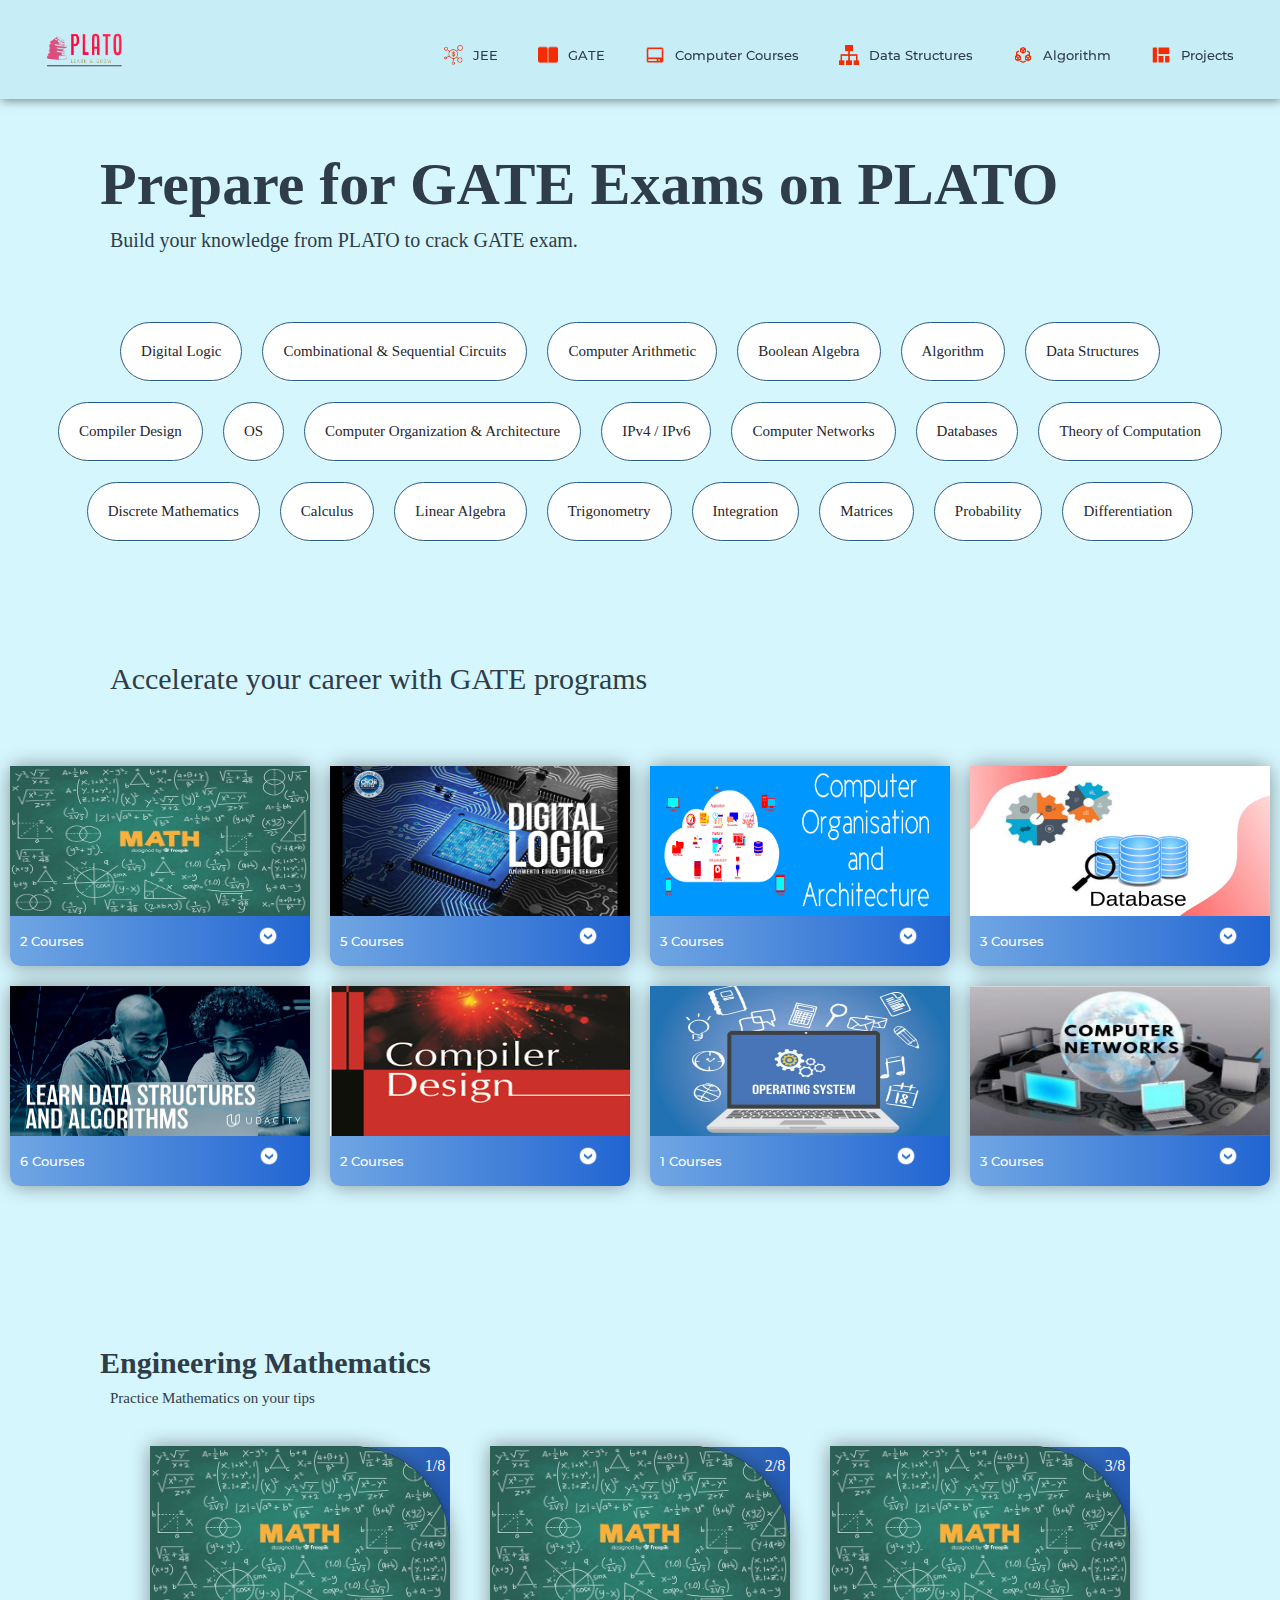
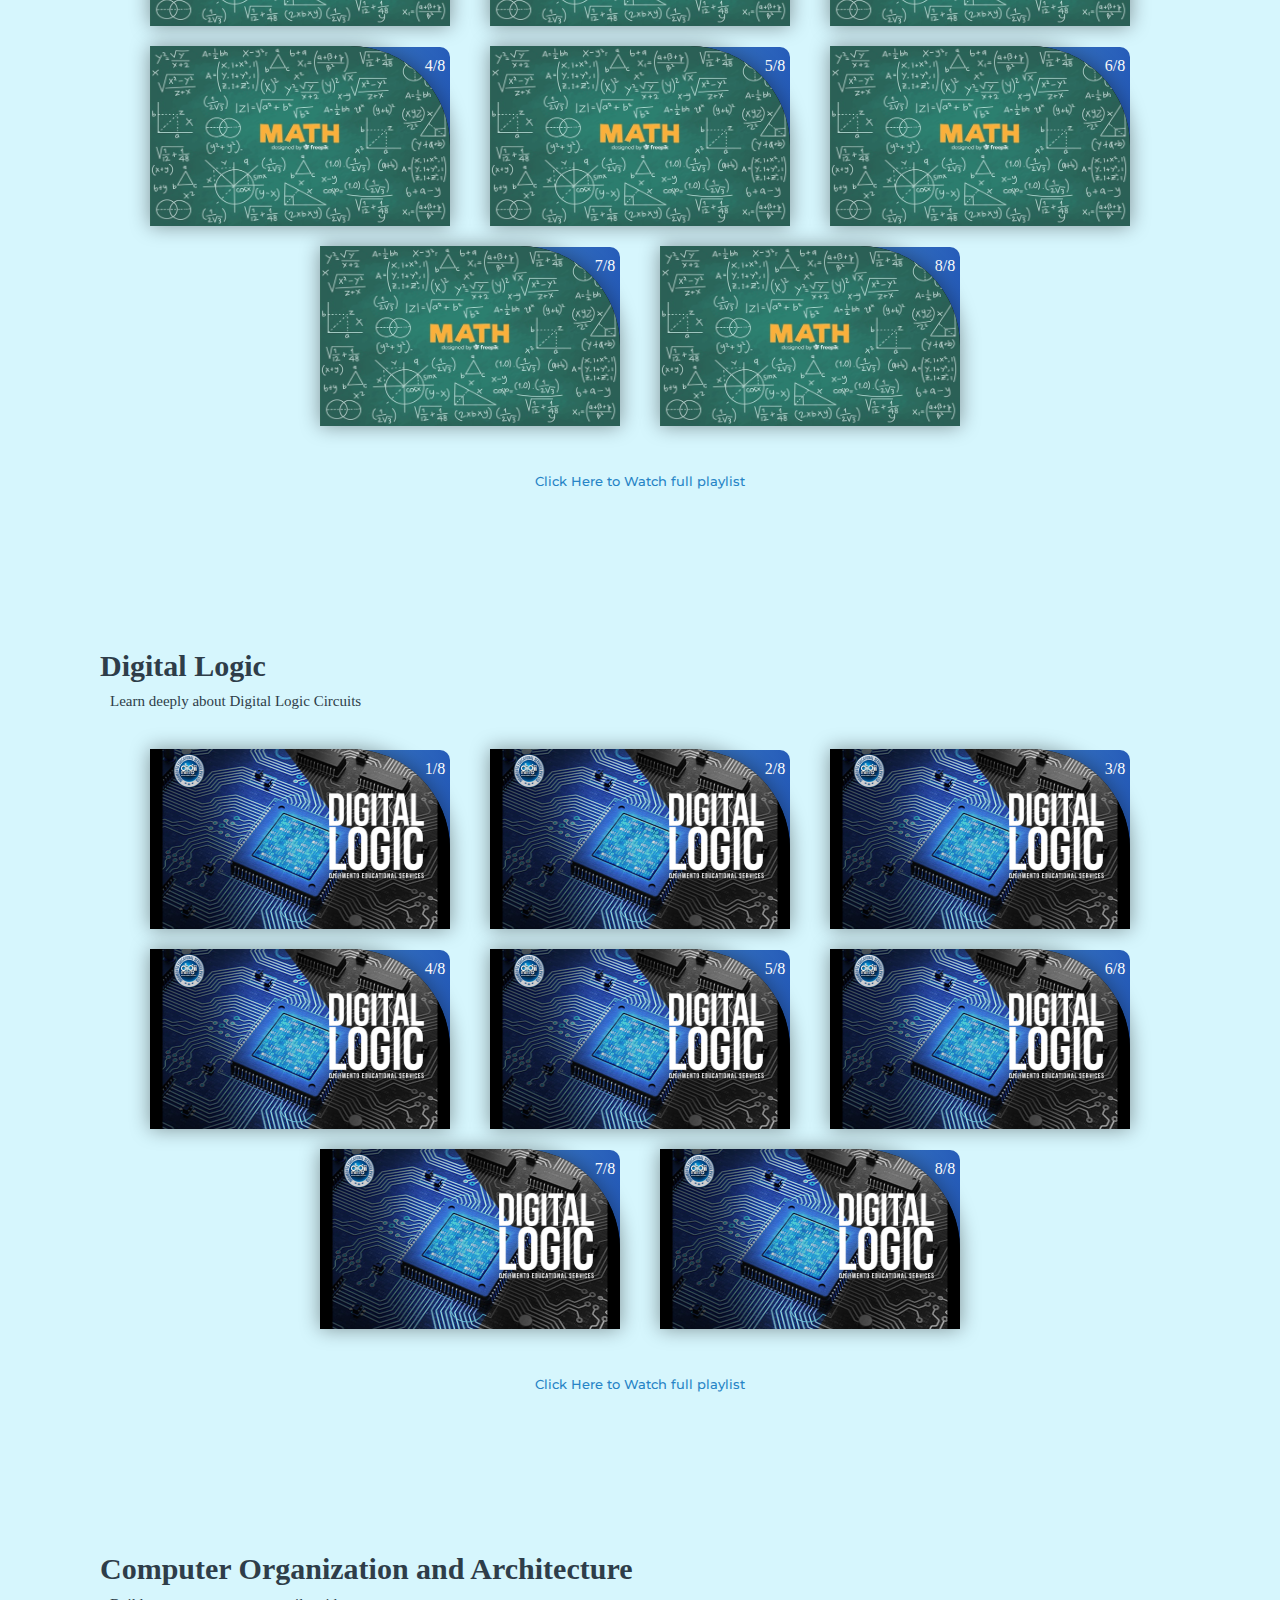
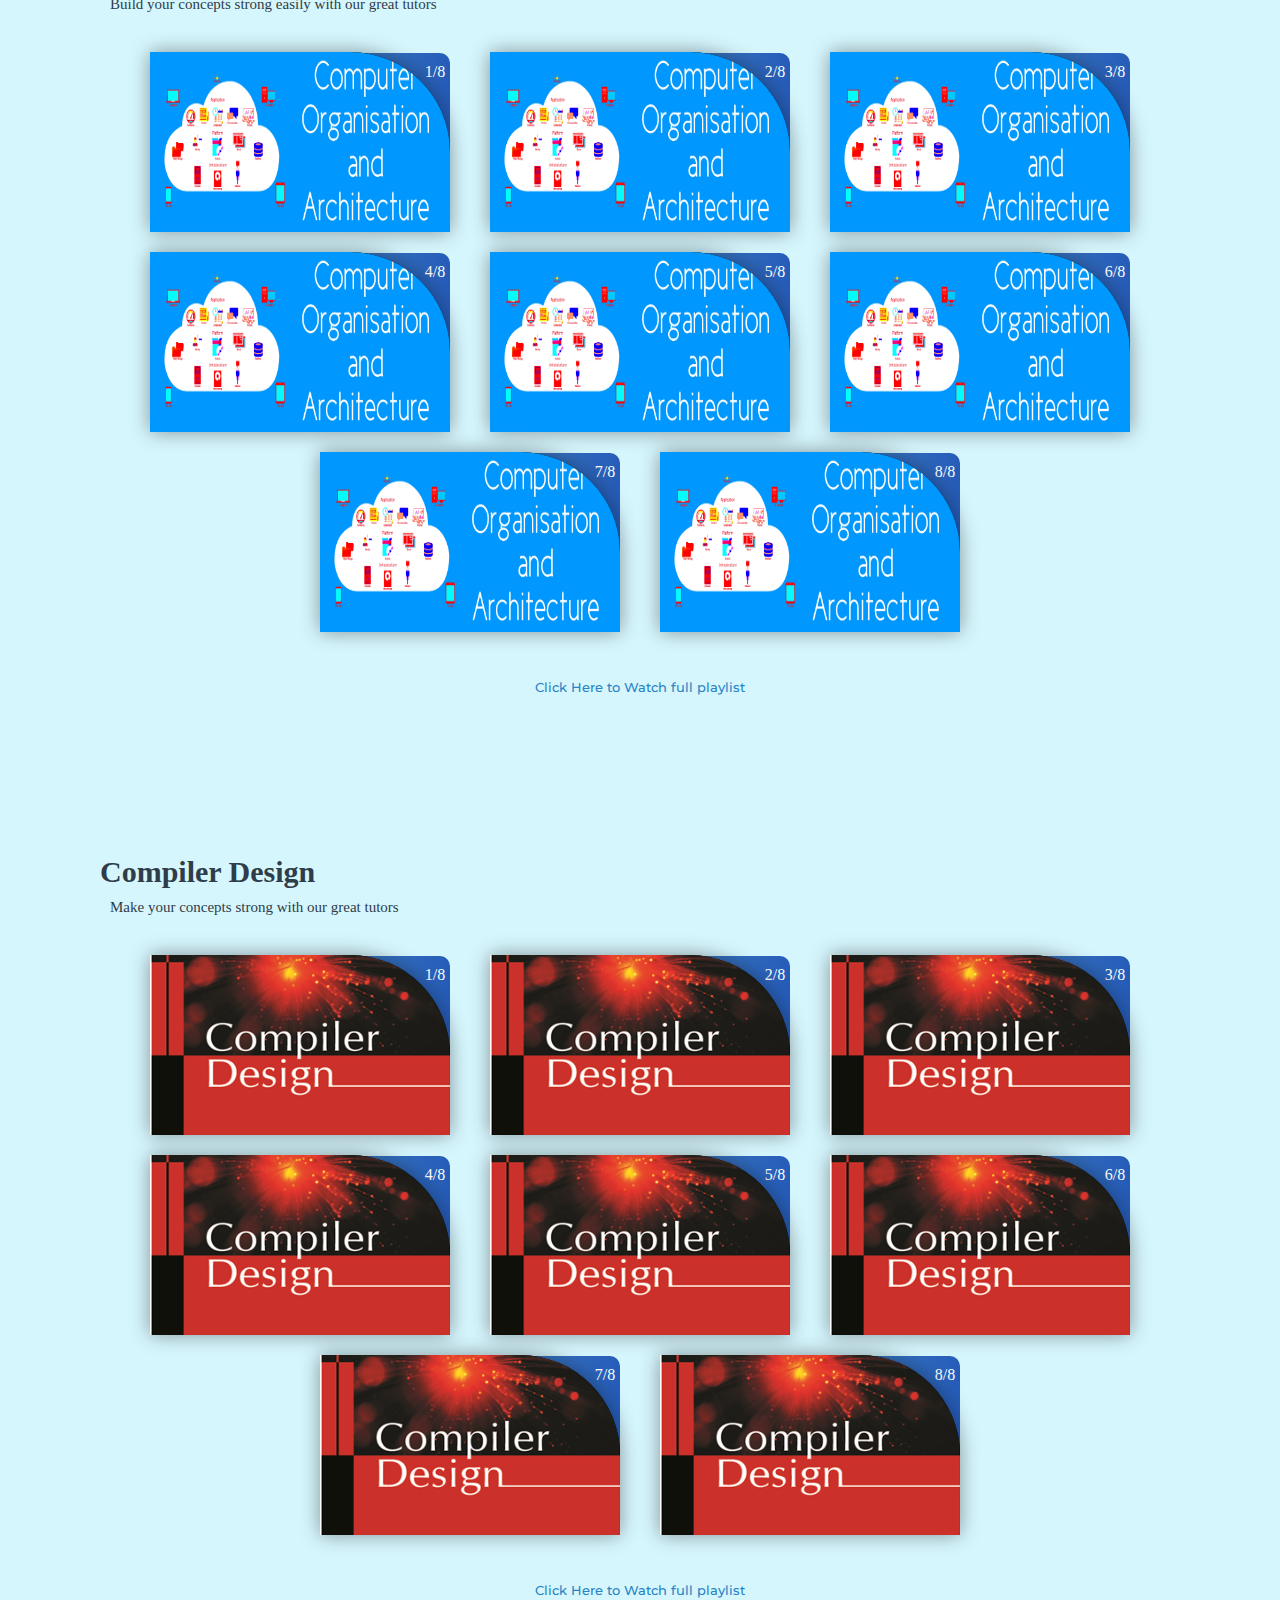
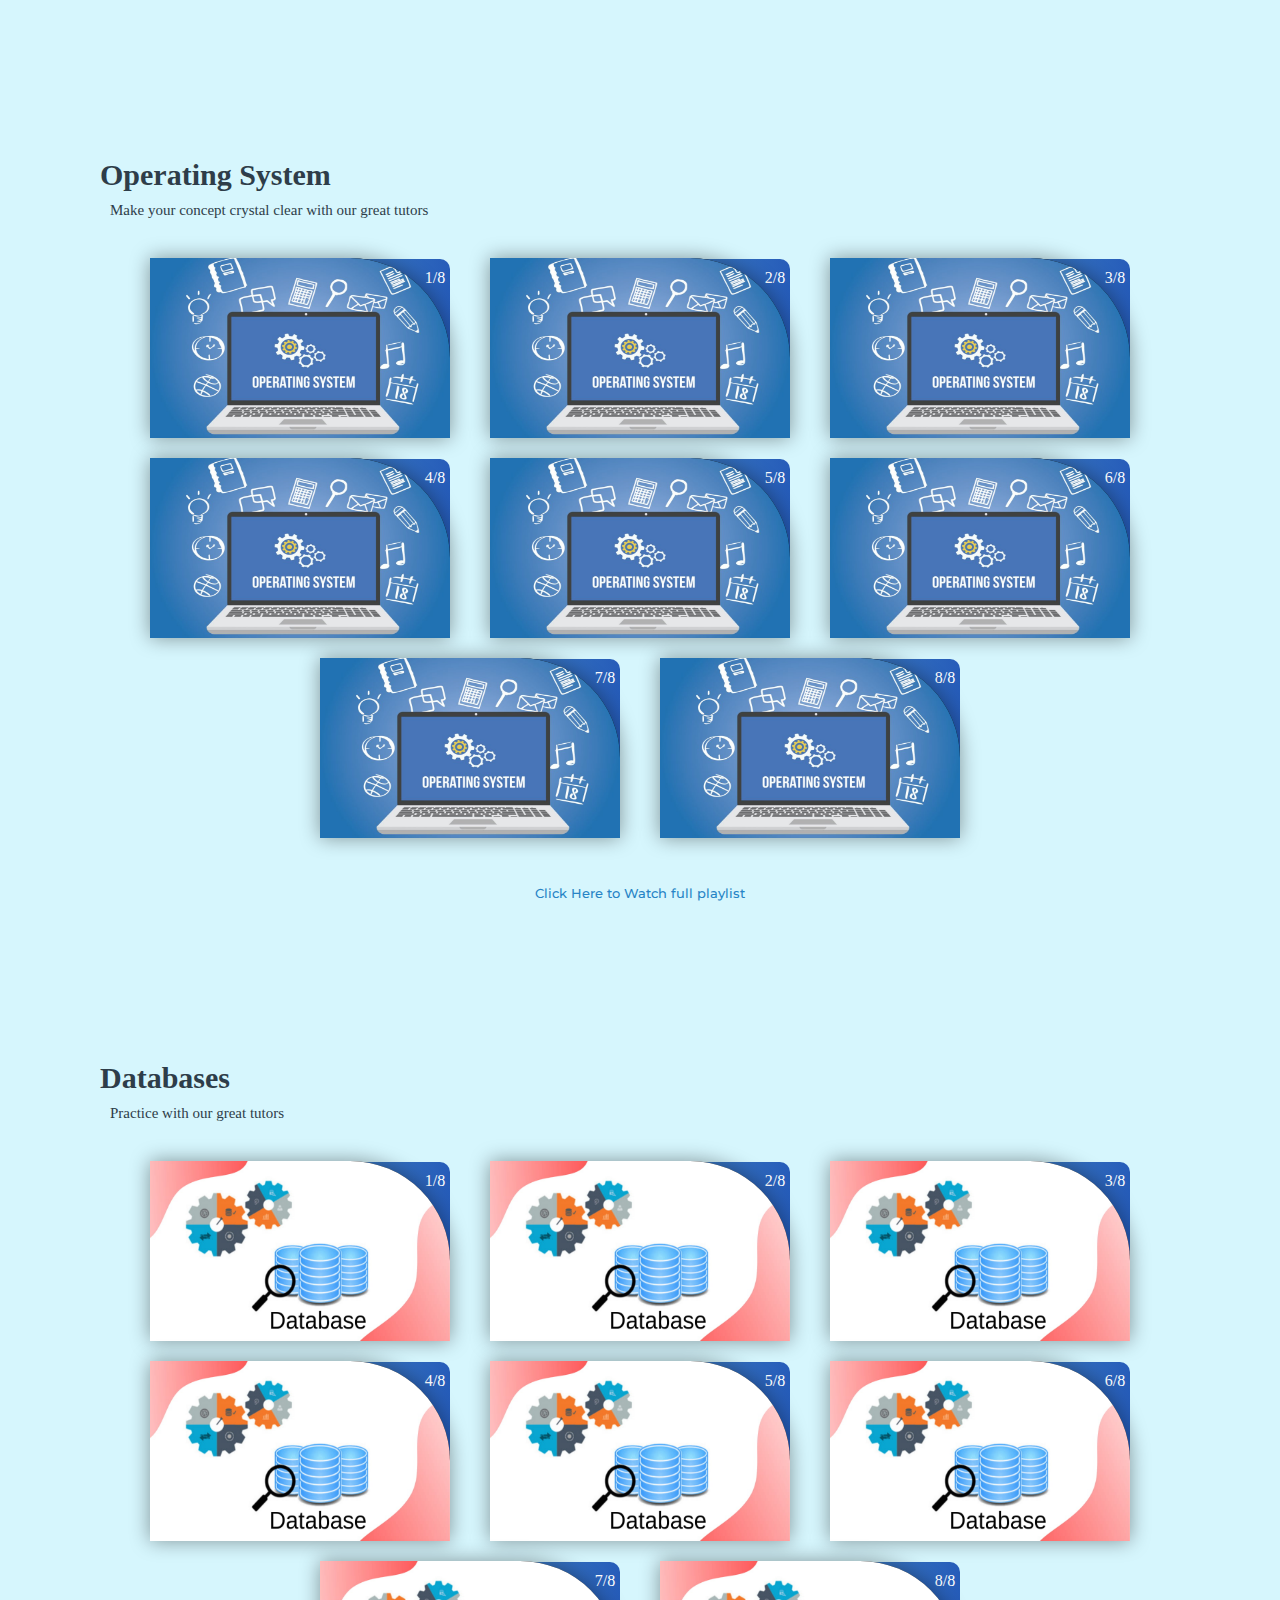
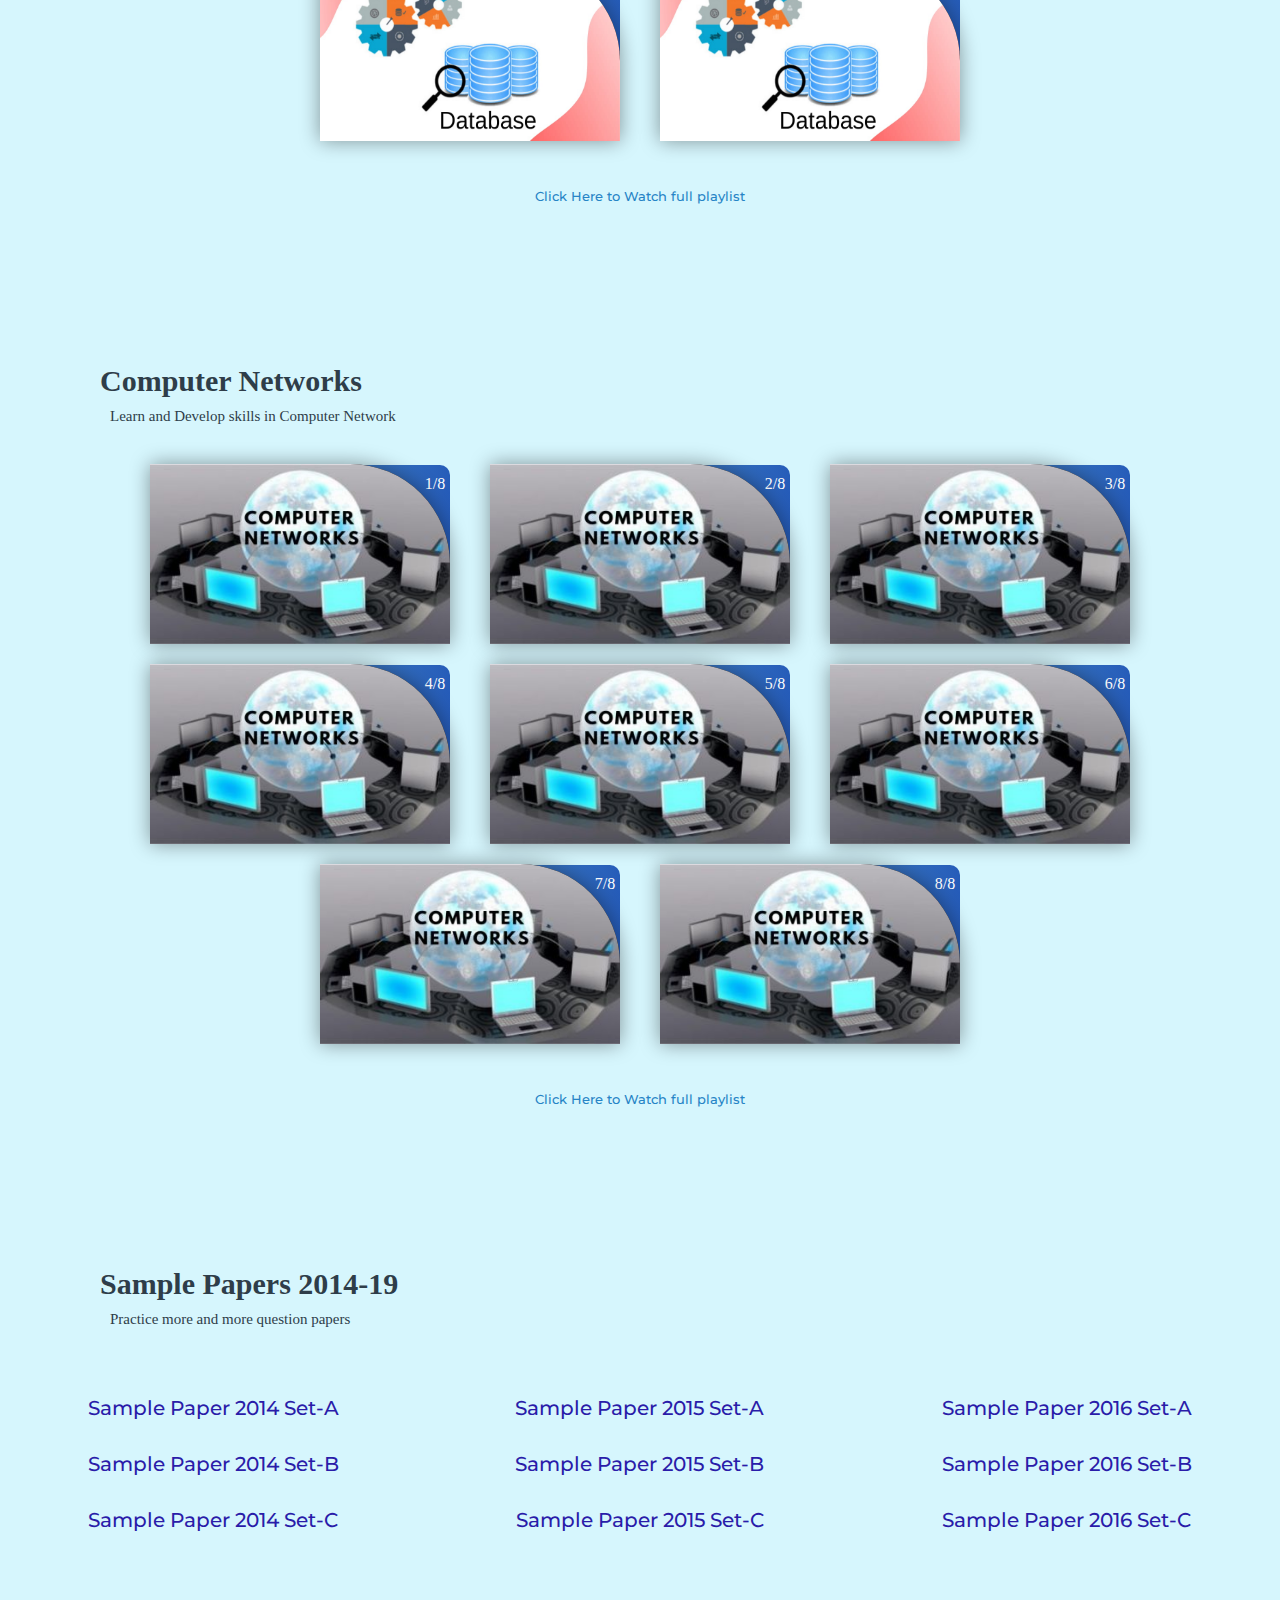
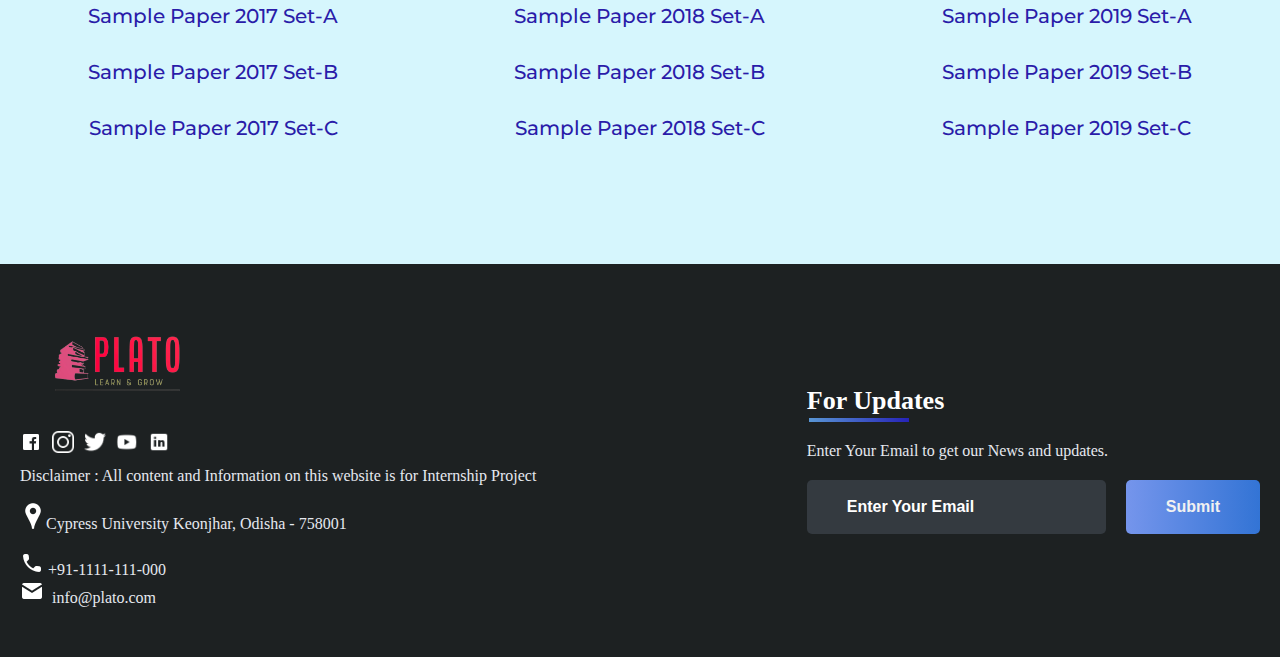
<file: subjects/gate.html>
<!DOCTYPE html>
<html>
<head>
	<link rel="shortcut icon" type="png" href="../images/icon/favicon.png">
	<title>Prepare for GATE on PLATO</title>
	<link rel="stylesheet" type="text/css" href="subjects.css">
	<script type="text/javascript" src="../script.js"></script>
</head>
<body>

<!-- NAVIGATION -->
	<header>
		<div class="nav" id="nav">
			<div id="learned-logo">
			<a href="../index.html"><img src="../images/icon/lgicon-bg.png" style="width: 120px;"></a></div>
			<div class="switch-tab" id="switch-tab" onclick="switchTAB()"><img src="../images/icon/menu.png"></div>
			<ul id="list-switch">
				<li><a href="jee.html"><img src="../images/courses/d1.png" class="icon">JEE</a></li>
				<li><a href="#"><img src="../images/courses/paper.png" class="icon">GATE</a></li>
				<li><a href="computer_courses.html"><img src="../images/courses/computer.png" class="icon">Computer Courses</a></li>
				<li><a href="computer_courses.html#data"><img src="../images/courses/data.png" class="icon">Data Structures</a></li>
				<li><a href="computer_courses.html#algo"><img src="../images/courses/algo.png" class="icon">Algorithm</a></li>
				<li><a href="computer_courses.html#projects"><img src="../images/courses/projects.png" class="icon">Projects</a></li>
			</ul>
			<div class="search" id="search-switch">
				<input type="text" placeholder="Search" class="srch"><button id="srchbtn"><img src="../images/icon/search.png"></button>
			</div>
		</div>
	</header>


<!-- Main Title of the Page -->
	<div class="title">
		<span>Prepare for GATE Exams on PLATO</span>
		<div class="shortdesc">
			<p>Build your knowledge from PLATO to crack GATE exam.</p>
		</div>
	</div>


<!-- Some KeyWords related to topic -->
	<div class="course">
		<div class="cbox">
		<div class="det"><a href="#digital">Digital Logic</a></div>
		<div class="det"><a href="https://en.wikipedia.org/wiki/Sequential_logic" target="_blank">Combinational & Sequential Circuits</a></div>
		<div class="det"><a href="https://en.wikipedia.org/wiki/ALU" target="_blank">Computer Arithmetic</a></div>
		<div class="det"><a href="https://en.wikipedia.org/wiki/Boolean_algebra" target="_blank">Boolean Algebra</a></div>
		<div class="det"><a href="computer_courses.html#algo">Algorithm</a></div>
		<div class="det"><a href="computer_courses.html#data">Data Structures</a></div>
		</div>
		<div class="cbox">
		<div class="det"><a href="#compiler">Compiler Design</a></div>
		<div class="det"><a href="#os">OS</a></div>
		<div class="det"><a href="#coaa">Computer Organization & Architecture</a></div>
		<div class="det"><a href="https://en.wikipedia.org/wiki/IPv4" target="_blank">IPv4 / IPv6</a></div>
		<div class="det"><a href="#cn">Computer Networks</a></div>
		<div class="det"><a href="#database">Databases</a></div>
		<div class="det"><a href="https://en.wikipedia.org/wiki/Theory_of_computation" target="_blank">Theory of Computation</a></div>
		</div>
		<div class="cbox">
		<div class="det"><a href="#math">Discrete Mathematics</a></div>
		<div class="det"><a href="#math">Calculus</a></div>
		<div class="det"><a href="#math">Linear Algebra</a></div>
		<div class="det"><a href="#math">Trigonometry</a></div>
		<div class="det"><a href="#math">Integration</a></div>
		<div class="det"><a href="#math">Matrices</a></div>
		<div class="det"><a href="#math">Probability</a></div>
		<div class="det"><a href="#math">Differentiation</a></div>
		</div>
	</div>


<!-- Courses Available -->
	<div class="inbt">
		Accelerate your career with GATE programs
	</div>

	<div class="ccard">
	<center>
		<div class="ccardbox">
			<div class="dcard">
				<div class="fpart"><img src="../images/courses/math.jpg"></div>
				<a href="#math"><div class="spart">2 Courses <img src="../images/icon/dropdown.png"></div></a>
			</div>
			<div class="dcard">
				<div class="fpart"><img src="../images/courses/digital.jpg"></div>
				<a href="#digital"><div class="spart">5 Courses <img src="../images/icon/dropdown.png"></div></a>
			</div>
			<div class="dcard">
				<div class="fpart"><img src="../images/courses/coaa.jpg"></div>
				<a href="#coaa"><div class="spart">3 Courses <img src="../images/icon/dropdown.png"></div></a>
			</div>
			<div class="dcard">
				<div class="fpart"><img src="../images/courses/database.jpg"></div>
				<a href="#database"><div class="spart">3 Courses <img src="../images/icon/dropdown.png"></div></a>
			</div>
			<div class="dcard">
				<div class="fpart"><img src="../images/courses/data-algo.jpg"></div>
				<a href="computer_courses.html#data"><div class="spart">6 Courses <img src="../images/icon/dropdown.png"></div></a>
			</div>
			<div class="dcard">
				<div class="fpart"><img src="../images/courses/compiler.jpg"></div>
				<a href="#compiler"><div class="spart">2 Courses <img src="../images/icon/dropdown.png"></div></a>
			</div>
			<div class="dcard">
				<div class="fpart"><img src="../images/courses/os.jpg"></div>
				<a href="#os"><div class="spart">1 Courses <img src="../images/icon/dropdown.png"></div></a>
			</div>
			<div class="dcard">
				<div class="fpart"><img src="../images/courses/cn.jpg"></div>
				<a href="#cn"><div class="spart">3 Courses <img src="../images/icon/dropdown.png"></div></a>
			</div>
		</div>
	</center>
	</div>


<!-- Videos on ENGINEERING MATHEMATICS Lectures -->

	<div class="title2" id="math">
		<span>Engineering Mathematics</span>
		<div class="shortdesc2">
			<p>Practice Mathematics on your tips</p>
		</div>
	</div>
	
	<center>
		<div class="ccardbox2">
			<div class="dcard2"><span class="tag" >1/8</span>
				<div class="fpart2"><img src="../images/courses/math.jpg">
					<iframe src="https://www.youtube.com/embed/xxGyTHWrHZg" frameborder="0" allow="accelerometer; autoplay; encrypted-media; gyroscope; picture-in-picture" allowfullscreen></iframe>
				</div>
			</div>
			<div class="dcard2"><span class="tag" >2/8</span>
				<div class="fpart2"><img src="../images/courses/math.jpg">
					<iframe src="https://www.youtube.com/embed/xxGyTHWrHZg" frameborder="0" allow="accelerometer; autoplay; encrypted-media; gyroscope; picture-in-picture" allowfullscreen></iframe>
				</div>
			</div>
			<div class="dcard2"><span class="tag" >3/8</span>
				<div class="fpart2"><img src="../images/courses/math.jpg">
					<iframe src="https://www.youtube.com/embed/xxGyTHWrHZg" frameborder="0" allow="accelerometer; autoplay; encrypted-media; gyroscope; picture-in-picture" allowfullscreen></iframe>
				</div>
			</div>
			<div class="dcard2"><span class="tag" >4/8</span>
				<div class="fpart2"><img src="../images/courses/math.jpg">
					<iframe src="https://www.youtube.com/embed/xxGyTHWrHZg" frameborder="0" allow="accelerometer; autoplay; encrypted-media; gyroscope; picture-in-picture" allowfullscreen></iframe>
				</div>
			</div>
		
			<div class="dcard2"><span class="tag" >5/8</span>
				<div class="fpart2"><img src="../images/courses/math.jpg">
					<iframe src="https://www.youtube.com/embed/xxGyTHWrHZg" frameborder="0" allow="accelerometer; autoplay; encrypted-media; gyroscope; picture-in-picture" allowfullscreen></iframe>
				</div>
			</div>
			<div class="dcard2"><span class="tag" >6/8</span>
				<div class="fpart2"><img src="../images/courses/math.jpg">
					<iframe src="https://www.youtube.com/embed/xxGyTHWrHZg" frameborder="0" allow="accelerometer; autoplay; encrypted-media; gyroscope; picture-in-picture" allowfullscreen></iframe>
				</div>
			</div>
			<div class="dcard2"><span class="tag" >7/8</span>
				<div class="fpart2"><img src="../images/courses/math.jpg">
					<iframe src="https://www.youtube.com/embed/xxGyTHWrHZg" frameborder="0" allow="accelerometer; autoplay; encrypted-media; gyroscope; picture-in-picture" allowfullscreen></iframe>
				</div>
			</div>
			<div class="dcard2"><span class="tag" >8/8</span>
				<div class="fpart2"><img src="../images/courses/math.jpg">
					<iframe src="https://www.youtube.com/embed/xxGyTHWrHZg" frameborder="0" allow="accelerometer; autoplay; encrypted-media; gyroscope; picture-in-picture" allowfullscreen></iframe>
				</div>
			</div>
		</div>
	</center>
<br><br>
	<div class="click-me">
		<a href="https://www.youtube.com/watch?v=xxGyTHWrHZg" target="_blank">Click Here to Watch full playlist</a>
	</div>



<!-- Videos on DIGITAL LOGIC Lectures -->

	<div class="title2" id="digital">
		<span>Digital Logic</span>
		<div class="shortdesc2">
			<p>Learn deeply about Digital Logic Circuits</p>
		</div>
	</div>
	<center>
		<div class="ccardbox2">
			<div class="dcard2"><span class="tag" >1/8</span>
				<div class="fpart2"><img src="../images/courses/digital.jpg">
					<iframe src="https://www.youtube.com/embed/-M7oIM8hKSU" frameborder="0" allow="accelerometer; autoplay; encrypted-media; gyroscope; picture-in-picture" allowfullscreen></iframe>
				</div>
			</div>
			<div class="dcard2"><span class="tag" >2/8</span>
				<div class="fpart2"><img src="../images/courses/digital.jpg">
					<iframe src="https://www.youtube.com/embed/-M7oIM8hKSU" frameborder="0" allow="accelerometer; autoplay; encrypted-media; gyroscope; picture-in-picture" allowfullscreen></iframe>
				</div>
			</div>
			<div class="dcard2"><span class="tag" >3/8</span>
				<div class="fpart2"><img src="../images/courses/digital.jpg">
					<iframe src="https://www.youtube.com/embed/-M7oIM8hKSU" frameborder="0" allow="accelerometer; autoplay; encrypted-media; gyroscope; picture-in-picture" allowfullscreen></iframe>
				</div>
			</div>
			<div class="dcard2"><span class="tag" >4/8</span>
				<div class="fpart2"><img src="../images/courses/digital.jpg">
					<iframe src="https://www.youtube.com/embed/-M7oIM8hKSU" frameborder="0" allow="accelerometer; autoplay; encrypted-media; gyroscope; picture-in-picture" allowfullscreen></iframe>
				</div>
			</div>
		
			<div class="dcard2"><span class="tag" >5/8</span>
				<div class="fpart2"><img src="../images/courses/digital.jpg">
					<iframe src="https://www.youtube.com/embed/-M7oIM8hKSU" frameborder="0" allow="accelerometer; autoplay; encrypted-media; gyroscope; picture-in-picture" allowfullscreen></iframe>
				</div>
			</div>
			<div class="dcard2"><span class="tag" >6/8</span>
				<div class="fpart2"><img src="../images/courses/digital.jpg">
					<iframe src="https://www.youtube.com/embed/-M7oIM8hKSU" frameborder="0" allow="accelerometer; autoplay; encrypted-media; gyroscope; picture-in-picture" allowfullscreen></iframe>
				</div>
			</div>
			<div class="dcard2"><span class="tag" >7/8</span>
				<div class="fpart2"><img src="../images/courses/digital.jpg">
					<iframe src="https://www.youtube.com/embed/-M7oIM8hKSU" frameborder="0" allow="accelerometer; autoplay; encrypted-media; gyroscope; picture-in-picture" allowfullscreen></iframe>
				</div>
			</div>
			<div class="dcard2"><span class="tag" >8/8</span>
				<div class="fpart2"><img src="../images/courses/digital.jpg">
					<iframe src="https://www.youtube.com/embed/-M7oIM8hKSU" frameborder="0" allow="accelerometer; autoplay; encrypted-media; gyroscope; picture-in-picture" allowfullscreen></iframe>
				</div>
			</div>
		</div>
	</center>
<br><br>
	<div class="click-me">
		<a href="https://youtu.be/-M7oIM8hKSU" target="_blank">Click Here to Watch full playlist</a>
	</div>



<!-- Videos on COMPUTER ORGANIZATION and ARCHITECTURE Lectures -->

	<div class="title2" id="coaa">
		<span>Computer Organization and Architecture</span>
		<div class="shortdesc2">
			<p>Build your concepts strong easily with our great tutors</p>
		</div>
	</div>
	<center>
		<div class="ccardbox2">
			<div class="dcard2"><span class="tag" >1/8</span>
				<div class="fpart2"><img src="../images/courses/coaa.jpg">
					<iframe src="https://www.youtube.com/embed/q6oiRtKTpX4" frameborder="0" allow="accelerometer; autoplay; encrypted-media; gyroscope; picture-in-picture" allowfullscreen></iframe>
				</div>
			</div>
			<div class="dcard2"><span class="tag" >2/8</span>
				<div class="fpart2"><img src="../images/courses/coaa.jpg">
					<iframe src="https://www.youtube.com/embed/q6oiRtKTpX4" frameborder="0" allow="accelerometer; autoplay; encrypted-media; gyroscope; picture-in-picture" allowfullscreen></iframe>
				</div>
			</div>
			<div class="dcard2"><span class="tag" >3/8</span>
				<div class="fpart2"><img src="../images/courses/coaa.jpg">
					<iframe src="https://www.youtube.com/embed/q6oiRtKTpX4" frameborder="0" allow="accelerometer; autoplay; encrypted-media; gyroscope; picture-in-picture" allowfullscreen></iframe>
				</div>
			</div>
			<div class="dcard2"><span class="tag" >4/8</span>
				<div class="fpart2"><img src="../images/courses/coaa.jpg">
					<iframe src="https://www.youtube.com/embed/q6oiRtKTpX4" frameborder="0" allow="accelerometer; autoplay; encrypted-media; gyroscope; picture-in-picture" allowfullscreen></iframe>
				</div>
			</div>
		
			<div class="dcard2"><span class="tag" >5/8</span>
				<div class="fpart2"><img src="../images/courses/coaa.jpg">
					<iframe src="https://www.youtube.com/embed/q6oiRtKTpX4" frameborder="0" allow="accelerometer; autoplay; encrypted-media; gyroscope; picture-in-picture" allowfullscreen></iframe>
				</div>
			</div>
			<div class="dcard2"><span class="tag" >6/8</span>
				<div class="fpart2"><img src="../images/courses/coaa.jpg">
					<iframe src="https://www.youtube.com/embed/q6oiRtKTpX4" frameborder="0" allow="accelerometer; autoplay; encrypted-media; gyroscope; picture-in-picture" allowfullscreen></iframe>
				</div>
			</div>
			<div class="dcard2"><span class="tag" >7/8</span>
				<div class="fpart2"><img src="../images/courses/coaa.jpg">
					<iframe src="https://www.youtube.com/embed/q6oiRtKTpX4" frameborder="0" allow="accelerometer; autoplay; encrypted-media; gyroscope; picture-in-picture" allowfullscreen></iframe>
				</div>
			</div>
			<div class="dcard2"><span class="tag" >8/8</span>
				<div class="fpart2"><img src="../images/courses/coaa.jpg">
					<iframe src="https://www.youtube.com/embed/q6oiRtKTpX4" frameborder="0" allow="accelerometer; autoplay; encrypted-media; gyroscope; picture-in-picture" allowfullscreen></iframe>
				</div>
			</div>
		</div>
	</center>
<br><br>
	<div class="click-me">
		<a href="https://youtu.be/q6oiRtKTpX4" target="_blank">Click Here to Watch full playlist</a>
	</div>



<!-- Videos on COMPILER Lectures -->

	<div class="title2" id="compiler">
		<span>Compiler Design</span>
		<div class="shortdesc2">
			<p>Make your concepts strong with our great tutors</p>
		</div>
	</div>
	<center>
		<div class="ccardbox2">
			<div class="dcard2"><span class="tag" >1/8</span>
				<div class="fpart2"><img src="../images/courses/compiler.jpg">
					<iframe src="https://www.youtube.com/embed/yNZIhF6pxjM" frameborder="0" allow="accelerometer; autoplay; encrypted-media; gyroscope; picture-in-picture" allowfullscreen></iframe>
				</div>
			</div>
			<div class="dcard2"><span class="tag" >2/8</span>
				<div class="fpart2"><img src="../images/courses/compiler.jpg">
					<iframe src="https://www.youtube.com/embed/yNZIhF6pxjM" frameborder="0" allow="accelerometer; autoplay; encrypted-media; gyroscope; picture-in-picture" allowfullscreen></iframe>
				</div>
			</div>
			<div class="dcard2"><span class="tag" >3/8</span>
				<div class="fpart2"><img src="../images/courses/compiler.jpg">
					<iframe src="https://www.youtube.com/embed/yNZIhF6pxjM" frameborder="0" allow="accelerometer; autoplay; encrypted-media; gyroscope; picture-in-picture" allowfullscreen></iframe>
				</div>
			</div>
			<div class="dcard2"><span class="tag" >4/8</span>
				<div class="fpart2"><img src="../images/courses/compiler.jpg">
					<iframe src="https://www.youtube.com/embed/yNZIhF6pxjM" frameborder="0" allow="accelerometer; autoplay; encrypted-media; gyroscope; picture-in-picture" allowfullscreen></iframe>
				</div>
			</div>
		
			<div class="dcard2"><span class="tag" >5/8</span>
				<div class="fpart2"><img src="../images/courses/compiler.jpg">
					<iframe src="https://www.youtube.com/embed/yNZIhF6pxjM" frameborder="0" allow="accelerometer; autoplay; encrypted-media; gyroscope; picture-in-picture" allowfullscreen></iframe>
				</div>
			</div>
			<div class="dcard2"><span class="tag" >6/8</span>
				<div class="fpart2"><img src="../images/courses/compiler.jpg">
					<iframe src="https://www.youtube.com/embed/yNZIhF6pxjM" frameborder="0" allow="accelerometer; autoplay; encrypted-media; gyroscope; picture-in-picture" allowfullscreen></iframe>
				</div>
			</div>
			<div class="dcard2"><span class="tag" >7/8</span>
				<div class="fpart2"><img src="../images/courses/compiler.jpg">
					<iframe src="https://www.youtube.com/embed/yNZIhF6pxjM" frameborder="0" allow="accelerometer; autoplay; encrypted-media; gyroscope; picture-in-picture" allowfullscreen></iframe>
				</div>
			</div>
			<div class="dcard2"><span class="tag" >8/8</span>
				<div class="fpart2"><img src="../images/courses/compiler.jpg">
					<iframe src="https://www.youtube.com/embed/yNZIhF6pxjM" frameborder="0" allow="accelerometer; autoplay; encrypted-media; gyroscope; picture-in-picture" allowfullscreen></iframe>
				</div>
			</div>
		</div>
	</center>
<br><br>
	<div class="click-me">
		<a href="https://youtu.be/yNZIhF6pxjM" target="_blank">Click Here to Watch full playlist</a>
	</div>



<!-- Videos on OPERATING SYSTEM Lectures -->


<div class="title2" id="os">
		<span>Operating System</span>
		<div class="shortdesc2">
			<p>Make your concept crystal clear with our great tutors</p>
		</div>
	</div>
	<center>
		<div class="ccardbox2">
			<div class="dcard2"><span class="tag" >1/8</span>
				<div class="fpart2"><img src="../images/courses/os.jpg">
					<iframe src="https://www.youtube.com/embed/vBURTt97EkA" frameborder="0" allow="accelerometer; autoplay; encrypted-media; gyroscope; picture-in-picture" allowfullscreen></iframe>
				</div>
			</div>
			<div class="dcard2"><span class="tag" >2/8</span>
				<div class="fpart2"><img src="../images/courses/os.jpg">
					<iframe src="https://www.youtube.com/embed/vBURTt97EkA" frameborder="0" allow="accelerometer; autoplay; encrypted-media; gyroscope; picture-in-picture" allowfullscreen></iframe>
				</div>
			</div>
			<div class="dcard2"><span class="tag" >3/8</span>
				<div class="fpart2"><img src="../images/courses/os.jpg">
					<iframe src="https://www.youtube.com/embed/vBURTt97EkA" frameborder="0" allow="accelerometer; autoplay; encrypted-media; gyroscope; picture-in-picture" allowfullscreen></iframe>
				</div>
			</div>
			<div class="dcard2"><span class="tag" >4/8</span>
				<div class="fpart2"><img src="../images/courses/os.jpg">
					<iframe src="https://www.youtube.com/embed/vBURTt97EkA" frameborder="0" allow="accelerometer; autoplay; encrypted-media; gyroscope; picture-in-picture" allowfullscreen></iframe>
				</div>
			</div>
		
			<div class="dcard2"><span class="tag" >5/8</span>
				<div class="fpart2"><img src="../images/courses/os.jpg">
					<iframe src="https://www.youtube.com/embed/vBURTt97EkA" frameborder="0" allow="accelerometer; autoplay; encrypted-media; gyroscope; picture-in-picture" allowfullscreen></iframe>
				</div>
			</div>
			<div class="dcard2"><span class="tag" >6/8</span>
				<div class="fpart2"><img src="../images/courses/os.jpg">
					<iframe src="https://www.youtube.com/embed/vBURTt97EkA" frameborder="0" allow="accelerometer; autoplay; encrypted-media; gyroscope; picture-in-picture" allowfullscreen></iframe>
				</div>
			</div>
			<div class="dcard2"><span class="tag" >7/8</span>
				<div class="fpart2"><img src="../images/courses/os.jpg">
					<iframe src="https://www.youtube.com/embed/vBURTt97EkA" frameborder="0" allow="accelerometer; autoplay; encrypted-media; gyroscope; picture-in-picture" allowfullscreen></iframe>
				</div>
			</div>
			<div class="dcard2"><span class="tag" >8/8</span>
				<div class="fpart2"><img src="../images/courses/os.jpg">
					<iframe src="https://www.youtube.com/embed/vBURTt97EkA" frameborder="0" allow="accelerometer; autoplay; encrypted-media; gyroscope; picture-in-picture" allowfullscreen></iframe>
				</div>
			</div>
		</div>
	</center>

<br><br>
	<div class="click-me">
		<a href="https://youtu.be/vBURTt97EkA" target="_blank">Click Here to Watch full playlist</a>
	</div>


<!-- Videos on DATABASE Lectures -->

<div class="title2" id="database">
		<span>Databases</span>
		<div class="shortdesc2">
			<p>Practice with our great tutors</p>
		</div>
	</div>
	<center>
		<div class="ccardbox2">
			<div class="dcard2"><span class="tag" >1/8</span>
				<div class="fpart2"><img src="../images/courses/database.jpg">
					<iframe src="https://www.youtube.com/embed/wR0jg0eQsZA" frameborder="0" allow="accelerometer; autoplay; encrypted-media; gyroscope; picture-in-picture" allowfullscreen></iframe>
				</div>
			</div>
			<div class="dcard2"><span class="tag" >2/8</span>
				<div class="fpart2"><img src="../images/courses/database.jpg">
					<iframe src="https://www.youtube.com/embed/wR0jg0eQsZA" frameborder="0" allow="accelerometer; autoplay; encrypted-media; gyroscope; picture-in-picture" allowfullscreen></iframe>
				</div>
			</div>
			<div class="dcard2"><span class="tag" >3/8</span>
				<div class="fpart2"><img src="../images/courses/database.jpg">
					<iframe src="https://www.youtube.com/embed/wR0jg0eQsZA" frameborder="0" allow="accelerometer; autoplay; encrypted-media; gyroscope; picture-in-picture" allowfullscreen></iframe>
				</div>
			</div>
			<div class="dcard2"><span class="tag" >4/8</span>
				<div class="fpart2"><img src="../images/courses/database.jpg">
					<iframe src="https://www.youtube.com/embed/wR0jg0eQsZA" frameborder="0" allow="accelerometer; autoplay; encrypted-media; gyroscope; picture-in-picture" allowfullscreen></iframe>
				</div>
			</div>
		
			<div class="dcard2"><span class="tag" >5/8</span>
				<div class="fpart2"><img src="../images/courses/database.jpg">
					<iframe src="https://www.youtube.com/embed/wR0jg0eQsZA" frameborder="0" allow="accelerometer; autoplay; encrypted-media; gyroscope; picture-in-picture" allowfullscreen></iframe>
				</div>
			</div>
			<div class="dcard2"><span class="tag" >6/8</span>
				<div class="fpart2"><img src="../images/courses/database.jpg">
					<iframe src="https://www.youtube.com/embed/wR0jg0eQsZA" frameborder="0" allow="accelerometer; autoplay; encrypted-media; gyroscope; picture-in-picture" allowfullscreen></iframe>
				</div>
			</div>
			<div class="dcard2"><span class="tag" >7/8</span>
				<div class="fpart2"><img src="../images/courses/database.jpg">
					<iframe src="https://www.youtube.com/embed/wR0jg0eQsZA" frameborder="0" allow="accelerometer; autoplay; encrypted-media; gyroscope; picture-in-picture" allowfullscreen></iframe>
				</div>
			</div>
			<div class="dcard2"><span class="tag" >8/8</span>
				<div class="fpart2"><img src="../images/courses/database.jpg">
					<iframe src="https://www.youtube.com/embed/wR0jg0eQsZA" frameborder="0" allow="accelerometer; autoplay; encrypted-media; gyroscope; picture-in-picture" allowfullscreen></iframe>
				</div>
			</div>
		</div>
	</center>
<br><br>
	<div class="click-me">
		<a href="https://youtu.be/wR0jg0eQsZA" target="_blank">Click Here to Watch full playlist</a>
	</div>



<!-- Videos on COMPUTER NETWORKS Lectures -->

<div class="title2" id="cn">
		<span>Computer Networks</span>
		<div class="shortdesc2">
			<p>Learn and Develop skills in Computer Network</p>
		</div>
	</div>
	<center>
		<div class="ccardbox2">
			<div class="dcard2"><span class="tag" >1/8</span>
				<div class="fpart2"><img src="../images/courses/cn.jpg">
					<iframe src="https://www.youtube.com/embed/qiQR5rTSshw" frameborder="0" allow="accelerometer; autoplay; encrypted-media; gyroscope; picture-in-picture" allowfullscreen></iframe>
				</div>
			</div>
			<div class="dcard2"><span class="tag" >2/8</span>
				<div class="fpart2"><img src="../images/courses/cn.jpg">
					<iframe src="https://www.youtube.com/embed/qiQR5rTSshw" frameborder="0" allow="accelerometer; autoplay; encrypted-media; gyroscope; picture-in-picture" allowfullscreen></iframe>
				</div>
			</div>
			<div class="dcard2"><span class="tag" >3/8</span>
				<div class="fpart2"><img src="../images/courses/cn.jpg">
					<iframe src="https://www.youtube.com/embed/qiQR5rTSshw" frameborder="0" allow="accelerometer; autoplay; encrypted-media; gyroscope; picture-in-picture" allowfullscreen></iframe>
				</div>
			</div>
			<div class="dcard2"><span class="tag" >4/8</span>
				<div class="fpart2"><img src="../images/courses/cn.jpg">
					<iframe src="https://www.youtube.com/embed/qiQR5rTSshw" frameborder="0" allow="accelerometer; autoplay; encrypted-media; gyroscope; picture-in-picture" allowfullscreen></iframe>
				</div>
			</div>
		
			<div class="dcard2"><span class="tag" >5/8</span>
				<div class="fpart2"><img src="../images/courses/cn.jpg">
					<iframe src="https://www.youtube.com/embed/qiQR5rTSshw" frameborder="0" allow="accelerometer; autoplay; encrypted-media; gyroscope; picture-in-picture" allowfullscreen></iframe>
				</div>
			</div>
			<div class="dcard2"><span class="tag" >6/8</span>
				<div class="fpart2"><img src="../images/courses/cn.jpg">
					<iframe src="https://www.youtube.com/embed/qiQR5rTSshw" frameborder="0" allow="accelerometer; autoplay; encrypted-media; gyroscope; picture-in-picture" allowfullscreen></iframe>
				</div>
			</div>
			<div class="dcard2"><span class="tag" >7/8</span>
				<div class="fpart2"><img src="../images/courses/cn.jpg">
					<iframe src="https://www.youtube.com/embed/qiQR5rTSshw" frameborder="0" allow="accelerometer; autoplay; encrypted-media; gyroscope; picture-in-picture" allowfullscreen></iframe>
				</div>
			</div>
			<div class="dcard2"><span class="tag" >8/8</span>
				<div class="fpart2"><img src="../images/courses/cn.jpg">
					<iframe src="https://www.youtube.com/embed/qiQR5rTSshw" frameborder="0" allow="accelerometer; autoplay; encrypted-media; gyroscope; picture-in-picture" allowfullscreen></iframe>
				</div>
			</div>
		</div>
	</center>

<br><br>
	<div class="click-me">
		<a href="https://youtu.be/qiQR5rTSshw" target="_blank">Click Here to Watch full playlist</a>
	</div>

	

<!-- Links for SAMPLE PAPERS of JEE MAINS & ADVANCED -->

	<div class="title2" id="sample_papers">
		<span>Sample Papers 2014-19</span>
		<div class="shortdesc2">
			<p>Practice more and more question papers</p>
		</div>
	</div>

	<div class="sample">
		<ul>
			<li><a href="../samplePapers/p1.pdf" target="_blank">Sample Paper 2014 Set-A</a></li>
			<li><a href="../samplePapers/p1.pdf" target="_blank">Sample Paper 2014 Set-B</a></li>
			<li><a href="../samplePapers/p1.pdf" target="_blank">Sample Paper 2014 Set-C</a></li>
		</ul>
		<ul>
			<li><a href="../samplePapers/p1.pdf" target="_blank">Sample Paper 2015 Set-A</a></li>
			<li><a href="../samplePapers/p1.pdf" target="_blank">Sample Paper 2015 Set-B</a></li>
			<li><a href="../samplePapers/p1.pdf" target="_blank">Sample Paper 2015 Set-C</a></li>
		</ul>
		<ul>
			<li><a href="../samplePapers/p1.pdf" target="_blank">Sample Paper 2016 Set-A</a></li>
			<li><a href="../samplePapers/p1.pdf" target="_blank">Sample Paper 2016 Set-B</a></li>
			<li><a href="../samplePapers/p1.pdf" target="_blank">Sample Paper 2016 Set-C</a></li>
		</ul>
	</div>
	<div class="sample lastSample">
		<ul>
			<li><a href="../samplePapers/p1.pdf" target="_blank">Sample Paper 2017 Set-A</a></li>
			<li><a href="../samplePapers/p1.pdf" target="_blank">Sample Paper 2017 Set-B</a></li>
			<li><a href="../samplePapers/p1.pdf" target="_blank">Sample Paper 2017 Set-C</a></li>
		</ul>
		<ul>
			<li><a href="../samplePapers/p1.pdf" target="_blank">Sample Paper 2018 Set-A</a></li>
			<li><a href="../samplePapers/p1.pdf" target="_blank">Sample Paper 2018 Set-B</a></li>
			<li><a href="../samplePapers/p1.pdf" target="_blank">Sample Paper 2018 Set-C</a></li>
		</ul>
		<ul>
			<li><a href="../samplePapers/p1.pdf" target="_blank">Sample Paper 2019 Set-A</a></li>
			<li><a href="../samplePapers/p1.pdf" target="_blank">Sample Paper 2019 Set-B</a></li>
			<li><a href="../samplePapers/p1.pdf" target="_blank">Sample Paper 2019 Set-C</a></li>
		</ul>
	</div>


<!-- FOOTER -->
<footer>
	<div class="footer-container">
		<div class="left-col">
			<img src="../images/icon/lgicon-bg.png" style="width: 200px;">
			<div class="logo"></div>
			<div class="social-media">
				<a href="#"><img src="../images/icon\fb.png"></a>
				<a href="#"><img src="../images/icon\insta.png"></a>
				<a href="#"><img src="../images/icon\tt.png"></a>
				<a href="#"><img src="../images/icon\ytube.png"></a>
				<a href="#"><img src="../images/icon\linkedin.png"></a>
			</div><br><br>
			<p class="rights-text">Disclaimer : All content and Information on this website is for Internship Project</p>
			<br><p><img src="../images/icon/location.png">Cypress University Keonjhar, Odisha - 758001</p><br>
			<p><img src="../images/icon/phone.png"> +91-1111-111-000<br><img src="../images/icon/mail.png">&nbsp; info@plato.com</p>
		</div>
		<div class="right-col">
			<h1 style="color: #fff">For Updates</h1>
			<div class="border"></div><br>
			<p>Enter Your Email to get our News and updates.</p>
			<form class="newsletter-form">
				<input class="txtb" type="email" placeholder="Enter Your Email">
				<input class="btn" type="submit" value="Submit">
			</form>
		</div>
	</div>
</footer>

</body>
</html>
</file>
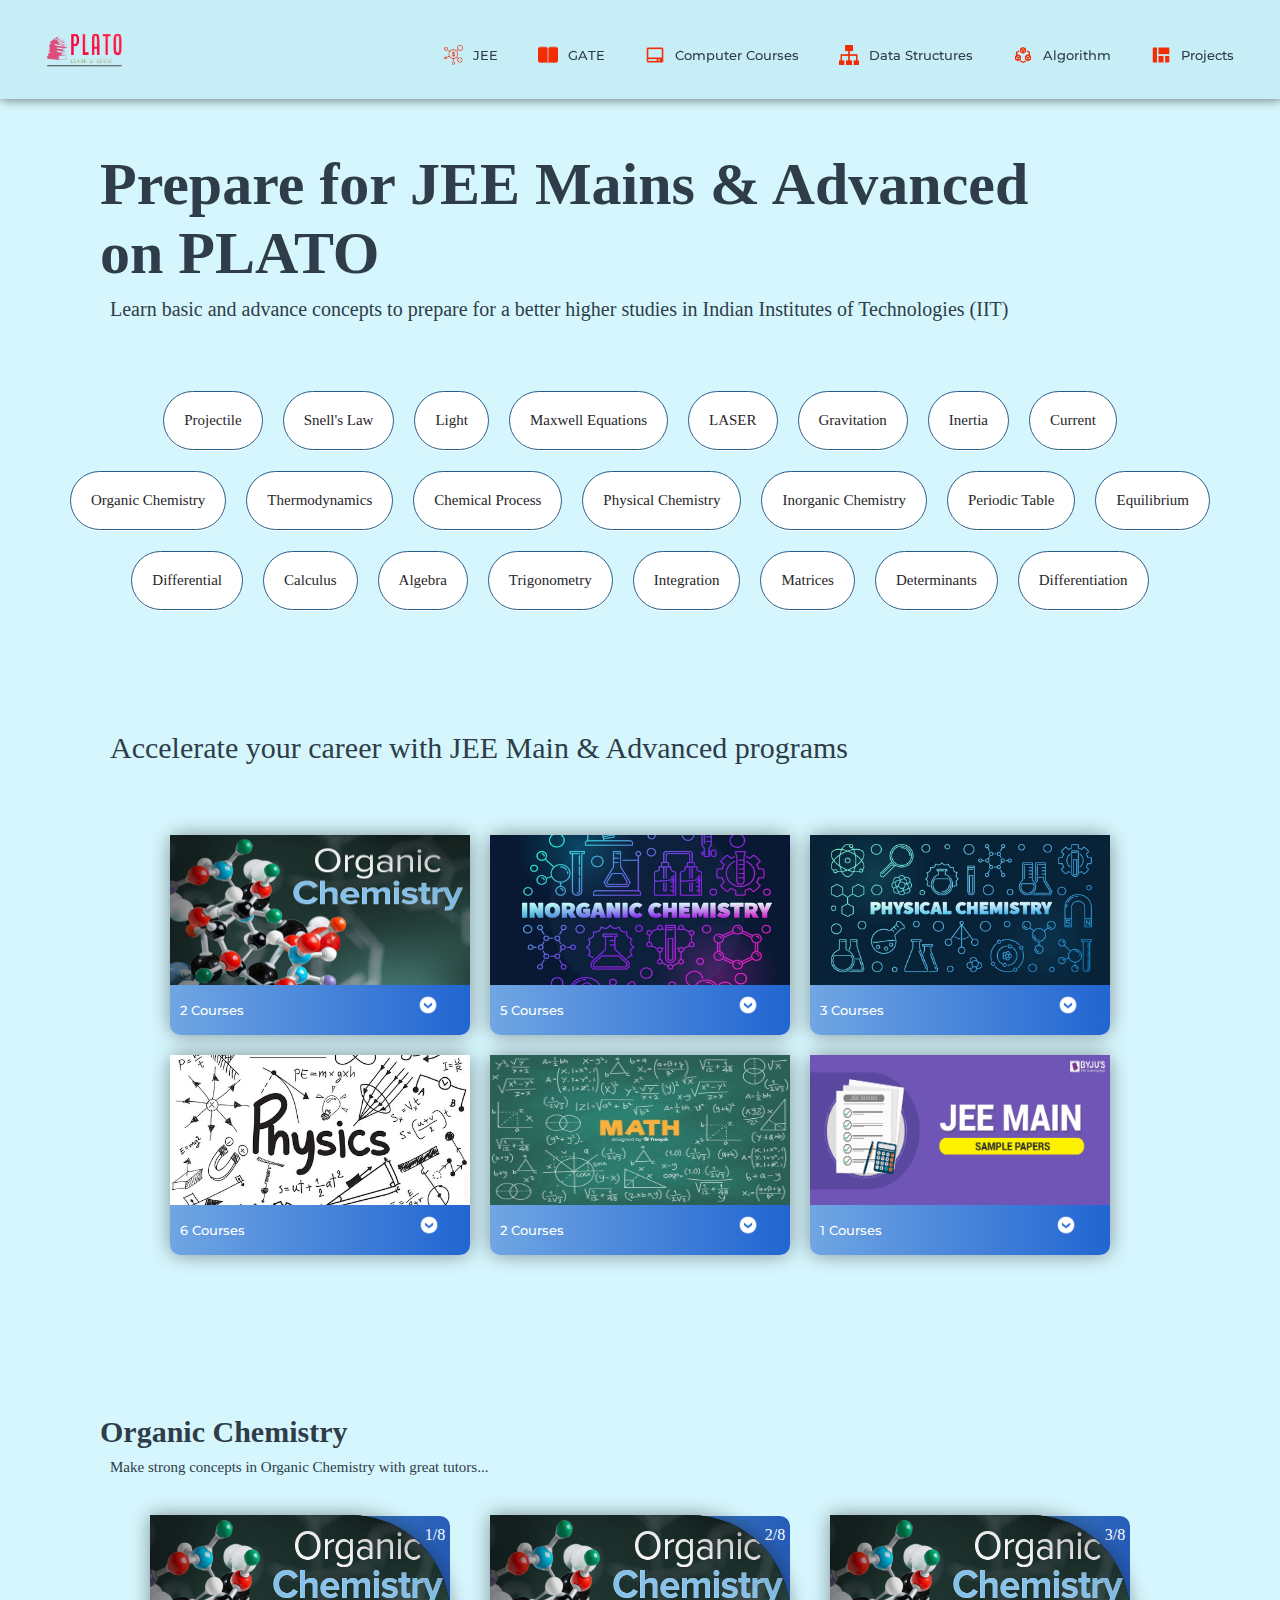
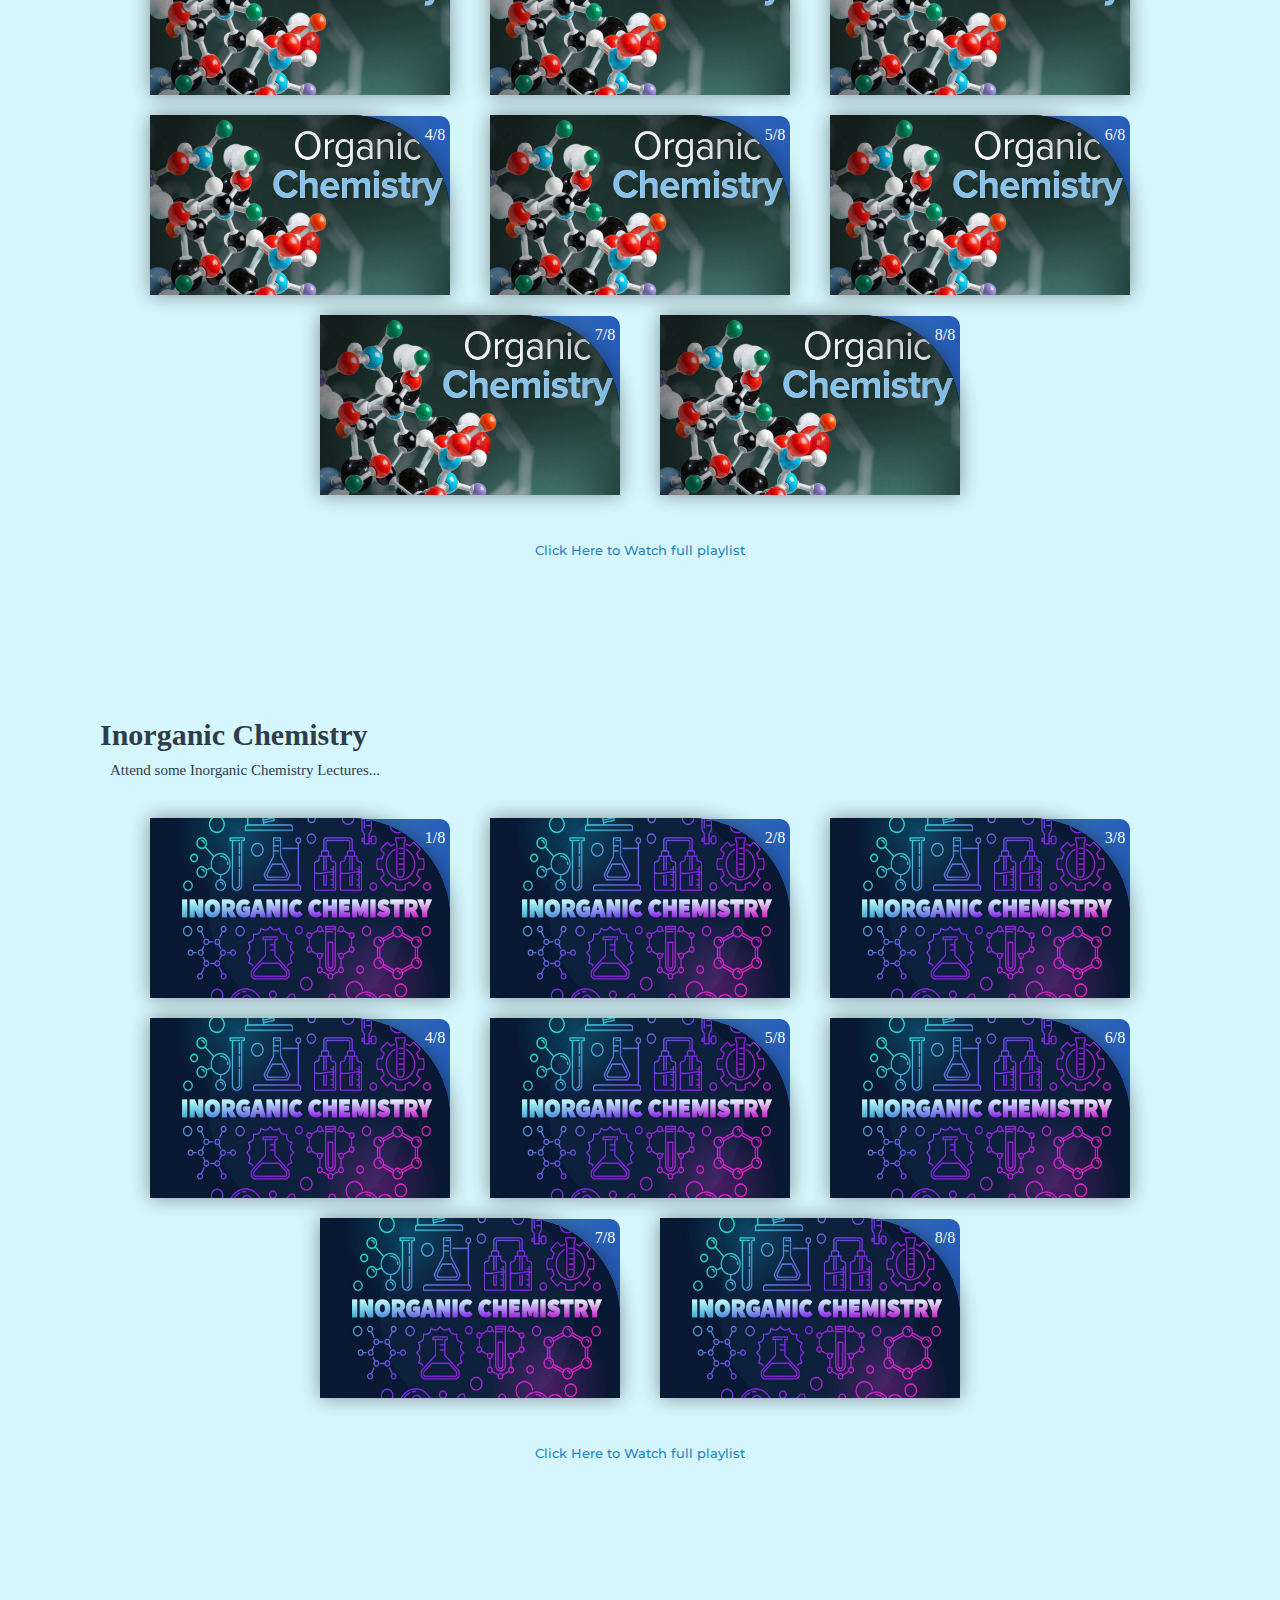
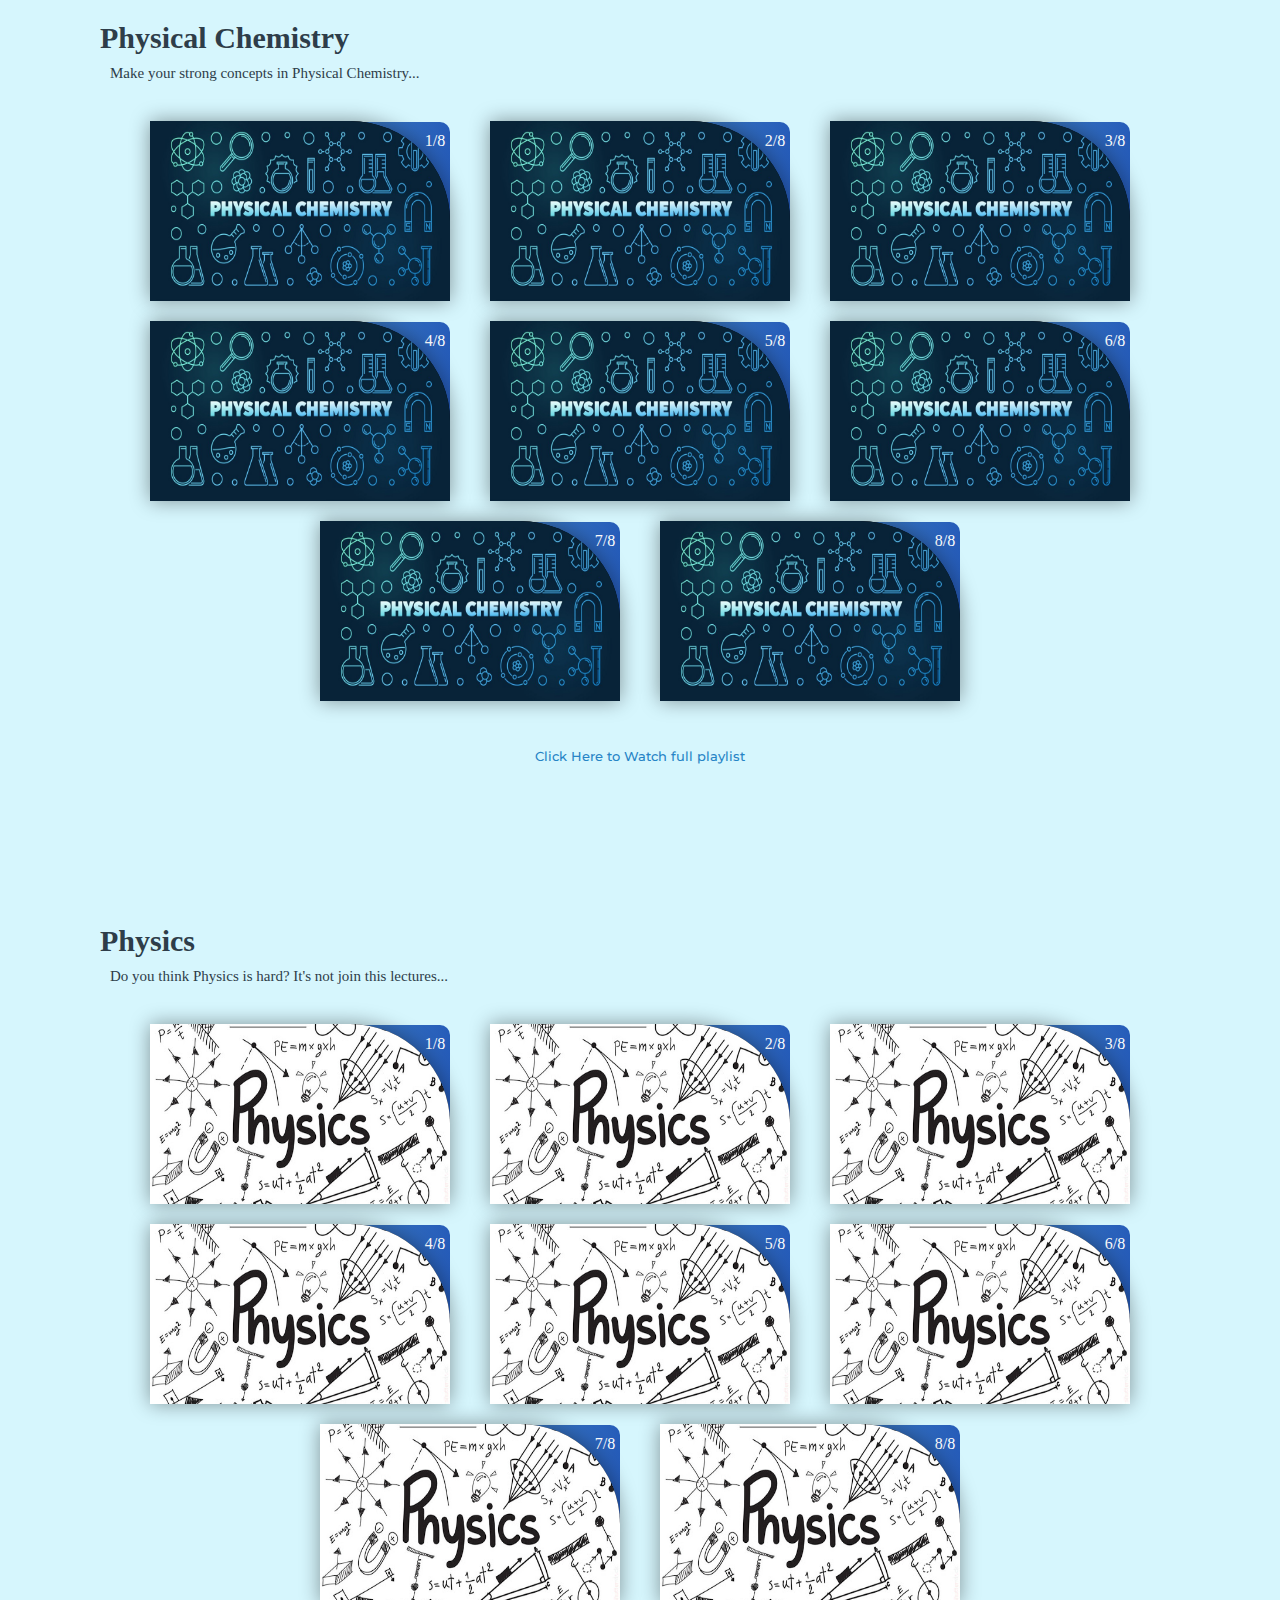
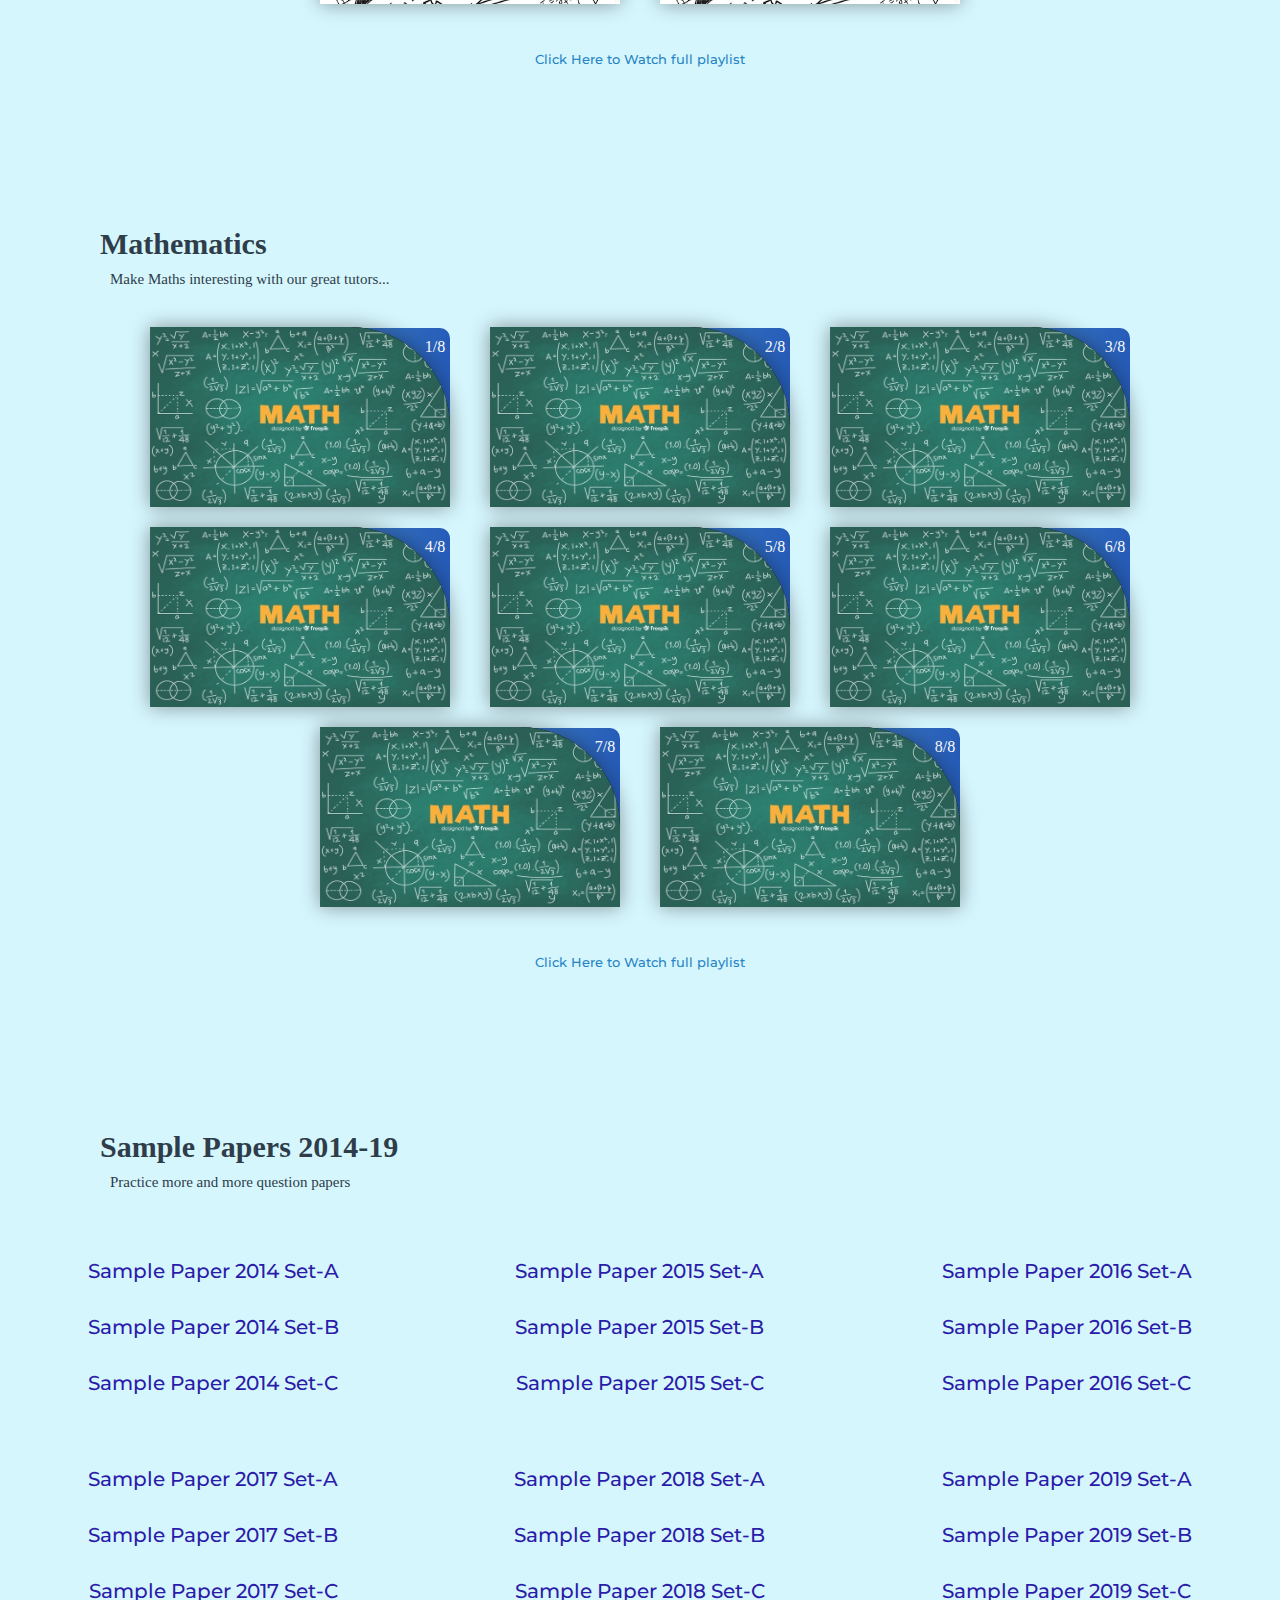
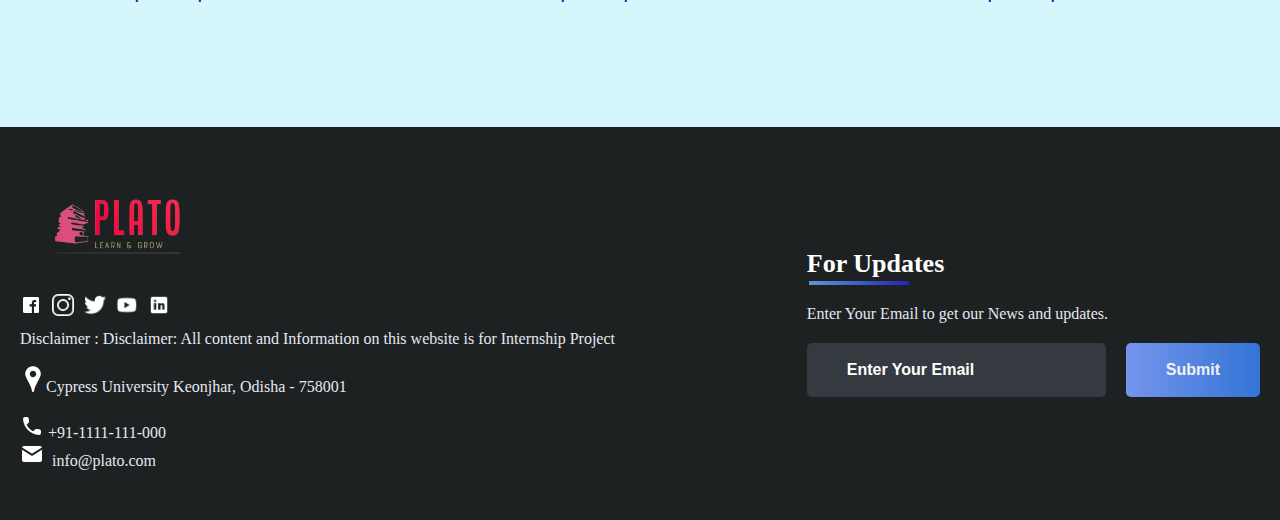
<file: subjects/jee.html>
<!DOCTYPE html>
<html>
<head>
	<link rel="shortcut icon" type="png" href="../images/icon/favicon.png">
	<title>Prepare for JEE Mains & Advanced</title>
	<link rel="stylesheet" type="text/css" href="subjects.css">
	<script type="text/javascript" src="../script.js"></script>
</head>
<body>

	<!-- NAVIGATION -->
	<header>
		<div class="nav" id="nav">
			<div id="learned-logo">
			<a href="../index.html"><img src="../images/icon/lgicon-bg.png" style="width: 120px;"></a></div>
			<div class="switch-tab" id="switch-tab" onclick="switchTAB()"><img src="../images/icon/menu.png"></div>
			<ul id="list-switch">
				<li><a href="#"><img src="../images/courses/d1.png" class="icon">JEE</a></li>
				<li><a href="gate.html"><img src="../images/courses/paper.png" class="icon">GATE</a></li>
				<li><a href="computer_courses.html"><img src="../images/courses/computer.png" class="icon">Computer Courses</a></li>
				<li><a href="computer_courses.html#data"><img src="../images/courses/data.png" class="icon">Data Structures</a></li>
				<li><a href="computer_courses.html#algo"><img src="../images/courses/algo.png" class="icon">Algorithm</a></li>
				<li><a href="computer_courses.html#projects"><img src="../images/courses/projects.png" class="icon">Projects</a></li>
			</ul>
			<div class="search" id="search-switch">
				<input type="text" placeholder="Search" class="srch"><button id="srchbtn"><img src="../images/icon/search.png"></button>
			</div>
		</div>
	</header>

	<div class="title">
		<span>Prepare for JEE Mains & Advanced<br>on PLATO</span>
		<div class="shortdesc">
			<p>Learn basic and advance concepts to prepare for a better higher studies in Indian Institutes of Technologies (IIT)</p>
		</div>
	</div>

<!-- Quick Links -->
	<div class="course">
		<div class="cbox">
		<div class="det"><a href="https://en.wikipedia.org/wiki/Projectile" target="_blank">Projectile</a></div>
		<div class="det"><a href="https://en.wikipedia.org/wiki/Snell%27s_law" target="_blank">Snell's Law</a></div>
		<div class="det"><a href="https://en.wikipedia.org/wiki/Light" target="_blank">Light</a></div>
		<div class="det"><a href="https://en.wikipedia.org/wiki/Maxwell%27s_equations" target="_blank">Maxwell Equations</a></div>
		<div class="det"><a href="https://en.wikipedia.org/wiki/Laser" target="_blank">LASER</a></div>
		<div class="det"><a href="https://en.wikipedia.org/wiki/Gravity" target="_blank">Gravitation</a></div>
		<div class="det"><a href="https://en.wikipedia.org/wiki/Inertia" target="_blank">Inertia</a></div>
		<div class="det"><a href="https://en.wikipedia.org/wiki/Current" target="_blank">Current</a></div>
		</div>
		<div class="cbox">
		<div class="det"><a href="#organic">Organic Chemistry</a></div>
		<div class="det"><a href="https://en.wikipedia.org/wiki/Thermodynamics" target="_blank">Thermodynamics</a></div>
		<div class="det"><a href="https://en.wikipedia.org/wiki/Chemical_process" target="_blank">Chemical Process</a></div>
		<div class="det"><a href="#physical">Physical Chemistry</a></div>
		<div class="det"><a href="#inorganic">Inorganic Chemistry</a></div>
		<div class="det"><a href="https://en.wikipedia.org/wiki/Periodic_table" target="_blank">Periodic Table</a></div>
		<div class="det"><a href="https://en.wikipedia.org/wiki/Equilibrium" target="_blank">Equilibrium</a></div>
		</div>
		<div class="cbox">
		<div class="det"><a href="#math">Differential</a></div>
		<div class="det"><a href="#math">Calculus</a></div>
		<div class="det"><a href="#math">Algebra</a></div>
		<div class="det"><a href="#math">Trigonometry</a></div>
		<div class="det"><a href="#math">Integration</a></div>
		<div class="det"><a href="#math">Matrices</a></div>
		<div class="det"><a href="#math">Determinants</a></div>
		<div class="det"><a href="#math">Differentiation</a></div>
		</div>
	</div>

	<div class="inbt">
		Accelerate your career with JEE Main & Advanced programs
	</div>

<!-- COURSES AVAILABLE -->
	<div class="ccard">
	<center>
		<div class="ccardbox">
			<div class="dcard">
				<div class="fpart"><img src="../images/courses/organic.jpg"></div>
				<a href="#organic"><div class="spart">2 Courses <img src="../images/icon/dropdown.png"></div></a>
			</div>
			<div class="dcard">
				<div class="fpart"><img src="../images/courses/inorganic.jpg"></div>
				<a href="#inorganic"><div class="spart">5 Courses <img src="../images/icon/dropdown.png"></div></a>
			</div>
			<div class="dcard">
				<div class="fpart"><img src="../images/courses/physical.jpg"></div>
				<a href="#physical"><div class="spart">3 Courses <img src="../images/icon/dropdown.png"></div></a>
			</div>
		</div>
		<div class="ccardbox">
			<div class="dcard">
				<div class="fpart"><img src="../images/courses/physics.jpg"></div>
				<a href="#physics"><div class="spart">6 Courses <img src="../images/icon/dropdown.png"></div></a>
			</div>
			<div class="dcard">
				<div class="fpart"><img src="../images/courses/math.jpg"></div>
				<a href="#math"><div class="spart">2 Courses <img src="../images/icon/dropdown.png"></div></a>
			</div>
			<div class="dcard">
				<div class="fpart"><img src="../images/courses/paper-download.png"></div>
				<a href="#sample_papers"><div class="spart">1 Courses <img src="../images/icon/dropdown.png"></div></a>
			</div>
		</div>
	</center>
	</div>

<!-- VIDEOS SECTION -->
	<div class="title2" id="organic">
		<span>Organic Chemistry</span>
		<div class="shortdesc2">
			<p>Make strong concepts in Organic Chemistry with great tutors...</p>
		</div>
	</div>
	
	<center>
		<div class="ccardbox2">
			<div class="dcard2"><span class="tag" >1/8</span>
				<div class="fpart2"><img src="../images/courses/organic.jpg">
					<iframe src="https://www.youtube.com/embed/bSMx0NS0XfY" frameborder="0" allow="accelerometer; autoplay; encrypted-media; gyroscope; picture-in-picture" allowfullscreen></iframe>
				</div>
			</div>
			<div class="dcard2"><span class="tag" >2/8</span>
				<div class="fpart2"><img src="../images/courses/organic.jpg">
					<iframe src="https://www.youtube.com/embed/bSMx0NS0XfY" frameborder="0" allow="accelerometer; autoplay; encrypted-media; gyroscope; picture-in-picture" allowfullscreen></iframe>
				</div>
			</div>
			<div class="dcard2"><span class="tag" >3/8</span>
				<div class="fpart2"><img src="../images/courses/organic.jpg">
					<iframe src="https://www.youtube.com/embed/bSMx0NS0XfY" frameborder="0" allow="accelerometer; autoplay; encrypted-media; gyroscope; picture-in-picture" allowfullscreen></iframe>
				</div>
			</div>
			<div class="dcard2"><span class="tag" >4/8</span>
				<div class="fpart2"><img src="../images/courses/organic.jpg">
					<iframe src="https://www.youtube.com/embed/bSMx0NS0XfY" frameborder="0" allow="accelerometer; autoplay; encrypted-media; gyroscope; picture-in-picture" allowfullscreen></iframe>
				</div>
			</div>
		
			<div class="dcard2"><span class="tag" >5/8</span>
				<div class="fpart2"><img src="../images/courses/organic.jpg">
					<iframe src="https://www.youtube.com/embed/bSMx0NS0XfY" frameborder="0" allow="accelerometer; autoplay; encrypted-media; gyroscope; picture-in-picture" allowfullscreen></iframe>
				</div>
			</div>
			<div class="dcard2"><span class="tag" >6/8</span>
				<div class="fpart2"><img src="../images/courses/organic.jpg">
					<iframe src="https://www.youtube.com/embed/bSMx0NS0XfY" frameborder="0" allow="accelerometer; autoplay; encrypted-media; gyroscope; picture-in-picture" allowfullscreen></iframe>
				</div>
			</div>
			<div class="dcard2"><span class="tag" >7/8</span>
				<div class="fpart2"><img src="../images/courses/organic.jpg">
					<iframe src="https://www.youtube.com/embed/bSMx0NS0XfY" frameborder="0" allow="accelerometer; autoplay; encrypted-media; gyroscope; picture-in-picture" allowfullscreen></iframe>
				</div>
			</div>
			<div class="dcard2"><span class="tag" >8/8</span>
				<div class="fpart2"><img src="../images/courses/organic.jpg">
					<iframe src="https://www.youtube.com/embed/bSMx0NS0XfY" frameborder="0" allow="accelerometer; autoplay; encrypted-media; gyroscope; picture-in-picture" allowfullscreen></iframe>
				</div>
			</div>
		</div>
	</center>

<br><br>
	<div class="click-me">
		<a href="https://www.youtube.com/watch?v=bSMx0NS0XfY&list=PL8dPuuaLjXtONguuhLdVmq0HTKS0jksS4" target="_blank">Click Here to Watch full playlist</a>
	</div>

<!-- VIDEOS SECTION -->

	<div class="title2" id="inorganic">
		<span>Inorganic Chemistry</span>
		<div class="shortdesc2">
		<p> Attend some Inorganic Chemistry Lectures...</p>
		</div>
	</div>
	<center>
		<div class="ccardbox2">
			<div class="dcard2"><span class="tag" >1/8</span>
				<div class="fpart2"><img src="../images/courses/inorganic.jpg">
					<iframe src="https://www.youtube.com/embed/2B8CRyfGLo4" frameborder="0" allow="accelerometer; autoplay; encrypted-media; gyroscope; picture-in-picture" allowfullscreen></iframe>
				</div>
			</div>
			<div class="dcard2"><span class="tag" >2/8</span>
				<div class="fpart2"><img src="../images/courses/inorganic.jpg">
					<iframe src="https://www.youtube.com/embed/2B8CRyfGLo4" frameborder="0" allow="accelerometer; autoplay; encrypted-media; gyroscope; picture-in-picture" allowfullscreen></iframe>
				</div>
			</div>
			<div class="dcard2"><span class="tag" >3/8</span>
				<div class="fpart2"><img src="../images/courses/inorganic.jpg">
					<iframe src="https://www.youtube.com/embed/2B8CRyfGLo4" frameborder="0" allow="accelerometer; autoplay; encrypted-media; gyroscope; picture-in-picture" allowfullscreen></iframe>
				</div>
			</div>
			<div class="dcard2"><span class="tag" >4/8</span>
				<div class="fpart2"><img src="../images/courses/inorganic.jpg">
					<iframe src="https://www.youtube.com/embed/2B8CRyfGLo4" frameborder="0" allow="accelerometer; autoplay; encrypted-media; gyroscope; picture-in-picture" allowfullscreen></iframe>
				</div>
			</div>
		
			<div class="dcard2"><span class="tag" >5/8</span>
				<div class="fpart2"><img src="../images/courses/inorganic.jpg">
					<iframe src="https://www.youtube.com/embed/2B8CRyfGLo4" frameborder="0" allow="accelerometer; autoplay; encrypted-media; gyroscope; picture-in-picture" allowfullscreen></iframe>
				</div>
			</div>
			<div class="dcard2"><span class="tag" >6/8</span>
				<div class="fpart2"><img src="../images/courses/inorganic.jpg">
					<iframe src="https://www.youtube.com/embed/2B8CRyfGLo4" frameborder="0" allow="accelerometer; autoplay; encrypted-media; gyroscope; picture-in-picture" allowfullscreen></iframe>
				</div>
			</div>
			<div class="dcard2"><span class="tag" >7/8</span>
				<div class="fpart2"><img src="../images/courses/inorganic.jpg">
					<iframe src="https://www.youtube.com/embed/2B8CRyfGLo4" frameborder="0" allow="accelerometer; autoplay; encrypted-media; gyroscope; picture-in-picture" allowfullscreen></iframe>
				</div>
			</div>
			<div class="dcard2"><span class="tag" >8/8</span>
				<div class="fpart2"><img src="../images/courses/inorganic.jpg">
					<iframe src="https://www.youtube.com/embed/Iuo9PpGE04Y" frameborder="0" allow="accelerometer; autoplay; encrypted-media; gyroscope; picture-in-picture" allowfullscreen></iframe>
				</div>
			</div>
		</div>
	</center>
<br><br>
	<div class="click-me">
		<a href="https://www.youtube.com/watch?v=2B8CRyfGLo4" target="_blank">Click Here to Watch full playlist</a>
	</div>

<!-- VIDEOS SECTION -->

	<div class="title2" id="physical">
		<span>Physical Chemistry</span>
		<div class="shortdesc2">
			<p>Make your strong concepts in Physical Chemistry...</p>
		</div>
	</div>
	<center>
		<div class="ccardbox2">
			<div class="dcard2"><span class="tag" >1/8</span>
				<div class="fpart2"><img src="../images/courses/physical.jpg">
					<iframe src="https://www.youtube.com/embed/2y4cf47I21A" frameborder="0" allow="accelerometer; autoplay; encrypted-media; gyroscope; picture-in-picture" allowfullscreen></iframe>
				</div>
			</div>
			<div class="dcard2"><span class="tag" >2/8</span>
				<div class="fpart2"><img src="../images/courses/physical.jpg">
					<iframe src="https://www.youtube.com/embed/2y4cf47I21A" frameborder="0" allow="accelerometer; autoplay; encrypted-media; gyroscope; picture-in-picture" allowfullscreen></iframe>
				</div>
			</div>
			<div class="dcard2"><span class="tag" >3/8</span>
				<div class="fpart2"><img src="../images/courses/physical.jpg">
					<iframe src="https://www.youtube.com/embed/2y4cf47I21A" frameborder="0" allow="accelerometer; autoplay; encrypted-media; gyroscope; picture-in-picture" allowfullscreen></iframe>
				</div>
			</div>
			<div class="dcard2"><span class="tag" >4/8</span>
				<div class="fpart2"><img src="../images/courses/physical.jpg">
					<iframe src="https://www.youtube.com/embed/2y4cf47I21A" frameborder="0" allow="accelerometer; autoplay; encrypted-media; gyroscope; picture-in-picture" allowfullscreen></iframe>
				</div>
			</div>
		
			<div class="dcard2"><span class="tag" >5/8</span>
				<div class="fpart2"><img src="../images/courses/physical.jpg">
					<iframe src="https://www.youtube.com/embed/2y4cf47I21A" frameborder="0" allow="accelerometer; autoplay; encrypted-media; gyroscope; picture-in-picture" allowfullscreen></iframe>
				</div>
			</div>
			<div class="dcard2"><span class="tag" >6/8</span>
				<div class="fpart2"><img src="../images/courses/physical.jpg">
					<iframe src="https://www.youtube.com/embed/2y4cf47I21A" frameborder="0" allow="accelerometer; autoplay; encrypted-media; gyroscope; picture-in-picture" allowfullscreen></iframe>
				</div>
			</div>
			<div class="dcard2"><span class="tag" >7/8</span>
				<div class="fpart2"><img src="../images/courses/physical.jpg">
					<iframe src="https://www.youtube.com/embed/2y4cf47I21A" frameborder="0" allow="accelerometer; autoplay; encrypted-media; gyroscope; picture-in-picture" allowfullscreen></iframe>
				</div>
			</div>
			<div class="dcard2"><span class="tag" >8/8</span>
				<div class="fpart2"><img src="../images/courses/physical.jpg">
					<iframe src="https://www.youtube.com/embed/2y4cf47I21A" frameborder="0" allow="accelerometer; autoplay; encrypted-media; gyroscope; picture-in-picture" allowfullscreen></iframe>
				</div>
			</div>
		</div>
	</center>
<br><br>
	<div class="click-me">
		<a href="https://youtu.be/2y4cf47I21A" target="_blank">Click Here to Watch full playlist</a>
	</div>


<!-- VIDEOS SECTION -->

	<div class="title2" id="physics">
		<span>Physics</span>
		<div class="shortdesc2">
			<p>Do you think Physics is hard? It's not join this lectures...</p>
		</div>
	</div>
	<center>
		<div class="ccardbox2">
			<div class="dcard2"><span class="tag" >1/8</span>
				<div class="fpart2"><img src="../images/courses/physics.jpg">
					<iframe src="https://www.youtube.com/embed/FYE0YYuAyu0" frameborder="0" allow="accelerometer; autoplay; encrypted-media; gyroscope; picture-in-picture" allowfullscreen></iframe>
				</div>
			</div>
			<div class="dcard2"><span class="tag" >2/8</span>
				<div class="fpart2"><img src="../images/courses/physics.jpg">
					<iframe src="https://www.youtube.com/embed/FYE0YYuAyu0" frameborder="0" allow="accelerometer; autoplay; encrypted-media; gyroscope; picture-in-picture" allowfullscreen></iframe>
				</div>
			</div>
			<div class="dcard2"><span class="tag" >3/8</span>
				<div class="fpart2"><img src="../images/courses/physics.jpg">
					<iframe src="https://www.youtube.com/embed/FYE0YYuAyu0" frameborder="0" allow="accelerometer; autoplay; encrypted-media; gyroscope; picture-in-picture" allowfullscreen></iframe>
				</div>
			</div>
			<div class="dcard2"><span class="tag" >4/8</span>
				<div class="fpart2"><img src="../images/courses/physics.jpg">
					<iframe src="https://www.youtube.com/embed/FYE0YYuAyu0" frameborder="0" allow="accelerometer; autoplay; encrypted-media; gyroscope; picture-in-picture" allowfullscreen></iframe>
				</div>
			</div>
		
			<div class="dcard2"><span class="tag" >5/8</span>
				<div class="fpart2"><img src="../images/courses/physics.jpg">
					<iframe src="https://www.youtube.com/embed/FYE0YYuAyu0" frameborder="0" allow="accelerometer; autoplay; encrypted-media; gyroscope; picture-in-picture" allowfullscreen></iframe>
				</div>
			</div>
			<div class="dcard2"><span class="tag" >6/8</span>
				<div class="fpart2"><img src="../images/courses/physics.jpg">
					<iframe src="https://www.youtube.com/embed/FYE0YYuAyu0" frameborder="0" allow="accelerometer; autoplay; encrypted-media; gyroscope; picture-in-picture" allowfullscreen></iframe>
				</div>
			</div>
			<div class="dcard2"><span class="tag" >7/8</span>
				<div class="fpart2"><img src="../images/courses/physics.jpg">
					<iframe src="https://www.youtube.com/embed/FYE0YYuAyu0" frameborder="0" allow="accelerometer; autoplay; encrypted-media; gyroscope; picture-in-picture" allowfullscreen></iframe>
				</div>
			</div>
			<div class="dcard2"><span class="tag" >8/8</span>
				<div class="fpart2"><img src="../images/courses/physics.jpg">
					<iframe src="https://www.youtube.com/embed/FYE0YYuAyu0" frameborder="0" allow="accelerometer; autoplay; encrypted-media; gyroscope; picture-in-picture" allowfullscreen></iframe>
				</div>
			</div>
		</div>
	</center>
<br><br>
	<div class="click-me">
		<a href="https://youtu.be/FYE0YYuAyu0" target="_blank">Click Here to Watch full playlist</a>
	</div>

<!-- VIDEOS SECTION -->

	<div class="title2" id="math">
		<span>Mathematics</span>
		<div class="shortdesc2">
			<p>Make Maths interesting with our great tutors...</p>
		</div>
	</div>
	<center>
		<div class="ccardbox2">
			<div class="dcard2"><span class="tag" >1/8</span>
				<div class="fpart2"><img src="../images/courses/math.jpg">
					<iframe src="https://www.youtube.com/embed/xxGyTHWrHZg" frameborder="0" allow="accelerometer; autoplay; encrypted-media; gyroscope; picture-in-picture" allowfullscreen></iframe>
				</div>
			</div>
			<div class="dcard2"><span class="tag" >2/8</span>
				<div class="fpart2"><img src="../images/courses/math.jpg">
					<iframe src="https://www.youtube.com/embed/xxGyTHWrHZg" frameborder="0" allow="accelerometer; autoplay; encrypted-media; gyroscope; picture-in-picture" allowfullscreen></iframe>
				</div>
			</div>
			<div class="dcard2"><span class="tag" >3/8</span>
				<div class="fpart2"><img src="../images/courses/math.jpg">
					<iframe src="https://www.youtube.com/embed/xxGyTHWrHZg" frameborder="0" allow="accelerometer; autoplay; encrypted-media; gyroscope; picture-in-picture" allowfullscreen></iframe>
				</div>
			</div>
			<div class="dcard2"><span class="tag" >4/8</span>
				<div class="fpart2"><img src="../images/courses/math.jpg">
					<iframe src="https://www.youtube.com/embed/xxGyTHWrHZg" frameborder="0" allow="accelerometer; autoplay; encrypted-media; gyroscope; picture-in-picture" allowfullscreen></iframe>
				</div>
			</div>
		
			<div class="dcard2"><span class="tag" >5/8</span>
				<div class="fpart2"><img src="../images/courses/math.jpg">
					<iframe src="https://www.youtube.com/embed/xxGyTHWrHZg" frameborder="0" allow="accelerometer; autoplay; encrypted-media; gyroscope; picture-in-picture" allowfullscreen></iframe>
				</div>
			</div>
			<div class="dcard2"><span class="tag" >6/8</span>
				<div class="fpart2"><img src="../images/courses/math.jpg">
					<iframe src="https://www.youtube.com/embed/xxGyTHWrHZg" frameborder="0" allow="accelerometer; autoplay; encrypted-media; gyroscope; picture-in-picture" allowfullscreen></iframe>
				</div>
			</div>
			<div class="dcard2"><span class="tag" >7/8</span>
				<div class="fpart2"><img src="../images/courses/math.jpg">
					<iframe src="https://www.youtube.com/embed/xxGyTHWrHZg" frameborder="0" allow="accelerometer; autoplay; encrypted-media; gyroscope; picture-in-picture" allowfullscreen></iframe>
				</div>
			</div>
			<div class="dcard2"><span class="tag" >8/8</span>
				<div class="fpart2"><img src="../images/courses/math.jpg">
					<iframe src="https://www.youtube.com/embed/xxGyTHWrHZg" frameborder="0" allow="accelerometer; autoplay; encrypted-media; gyroscope; picture-in-picture" allowfullscreen></iframe>
				</div>
			</div>
		</div>
	</center>

<br><br>
	<div class="click-me">
		<a href="https://youtu.be/xxGyTHWrHZg" target="_blank">Click Here to Watch full playlist</a>
	</div>


<!-- SAMPLE PAPERS -->
	<div class="title2" id="sample_papers">
		<span>Sample Papers 2014-19</span>
		<div class="shortdesc2">
			<p>Practice more and more question papers</p>
		</div>
	</div>

	<div class="sample">
		<ul>
			<li><a href="../samplePapers/p1.pdf" target="_blank">Sample Paper 2014 Set-A</a></li>
			<li><a href="../samplePapers/p1.pdf" target="_blank">Sample Paper 2014 Set-B</a></li>
			<li><a href="../samplePapers/p1.pdf" target="_blank">Sample Paper 2014 Set-C</a></li>
		</ul>
		<ul>
			<li><a href="../samplePapers/p1.pdf" target="_blank">Sample Paper 2015 Set-A</a></li>
			<li><a href="../samplePapers/p1.pdf" target="_blank">Sample Paper 2015 Set-B</a></li>
			<li><a href="../samplePapers/p1.pdf" target="_blank">Sample Paper 2015 Set-C</a></li>
		</ul>
		<ul>
			<li><a href="../samplePapers/p1.pdf" target="_blank">Sample Paper 2016 Set-A</a></li>
			<li><a href="../samplePapers/p1.pdf" target="_blank">Sample Paper 2016 Set-B</a></li>
			<li><a href="../samplePapers/p1.pdf" target="_blank">Sample Paper 2016 Set-C</a></li>
		</ul>
	</div>
	<div class="sample lastSample">
		<ul>
			<li><a href="../samplePapers/p1.pdf" target="_blank">Sample Paper 2017 Set-A</a></li>
			<li><a href="../samplePapers/p1.pdf" target="_blank">Sample Paper 2017 Set-B</a></li>
			<li><a href="../samplePapers/p1.pdf" target="_blank">Sample Paper 2017 Set-C</a></li>
		</ul>
		<ul>
			<li><a href="../samplePapers/p1.pdf" target="_blank">Sample Paper 2018 Set-A</a></li>
			<li><a href="../samplePapers/p1.pdf" target="_blank">Sample Paper 2018 Set-B</a></li>
			<li><a href="../samplePapers/p1.pdf" target="_blank">Sample Paper 2018 Set-C</a></li>
		</ul>
		<ul>
			<li><a href="../samplePapers/p1.pdf" target="_blank">Sample Paper 2019 Set-A</a></li>
			<li><a href="../samplePapers/p1.pdf" target="_blank">Sample Paper 2019 Set-B</a></li>
			<li><a href="../samplePapers/p1.pdf" target="_blank">Sample Paper 2019 Set-C</a></li>
		</ul>
	</div>

<!-- FOOTER -->
<footer>
	<div class="footer-container">
		<div class="left-col">
			<img src="../images/icon/lgicon-bg.png" style="width: 200px;">
			<div class="logo"></div>
			<div class="social-media">
				<a href="#"><img src="../images/icon\fb.png"></a>
				<a href="#"><img src="../images/icon\insta.png"></a>
				<a href="#"><img src="../images/icon\tt.png"></a>
				<a href="#"><img src="../images/icon\ytube.png"></a>
				<a href="#"><img src="../images/icon\linkedin.png"></a>
			</div><br><br>
			<p class="rights-text">Disclaimer : Disclaimer: All content and Information on this website is for Internship Project </p>
			<br><p><img src="../images/icon/location.png">Cypress University Keonjhar, Odisha - 758001</p><br>
			<p><img src="../images/icon/phone.png"> +91-1111-111-000<br><img src="../images/icon/mail.png">&nbsp; info@plato.com</p>
		</div>
		<div class="right-col">
			<h1 style="color: #fff">For Updates</h1>
			<div class="border"></div><br>
			<p>Enter Your Email to get our News and updates.</p>
			<form class="newsletter-form">
				<input class="txtb" type="email" placeholder="Enter Your Email">
				<input class="btn" type="submit" value="Submit">
			</form>
		</div>
	</div>
</footer>

</body>
</html>
</file>
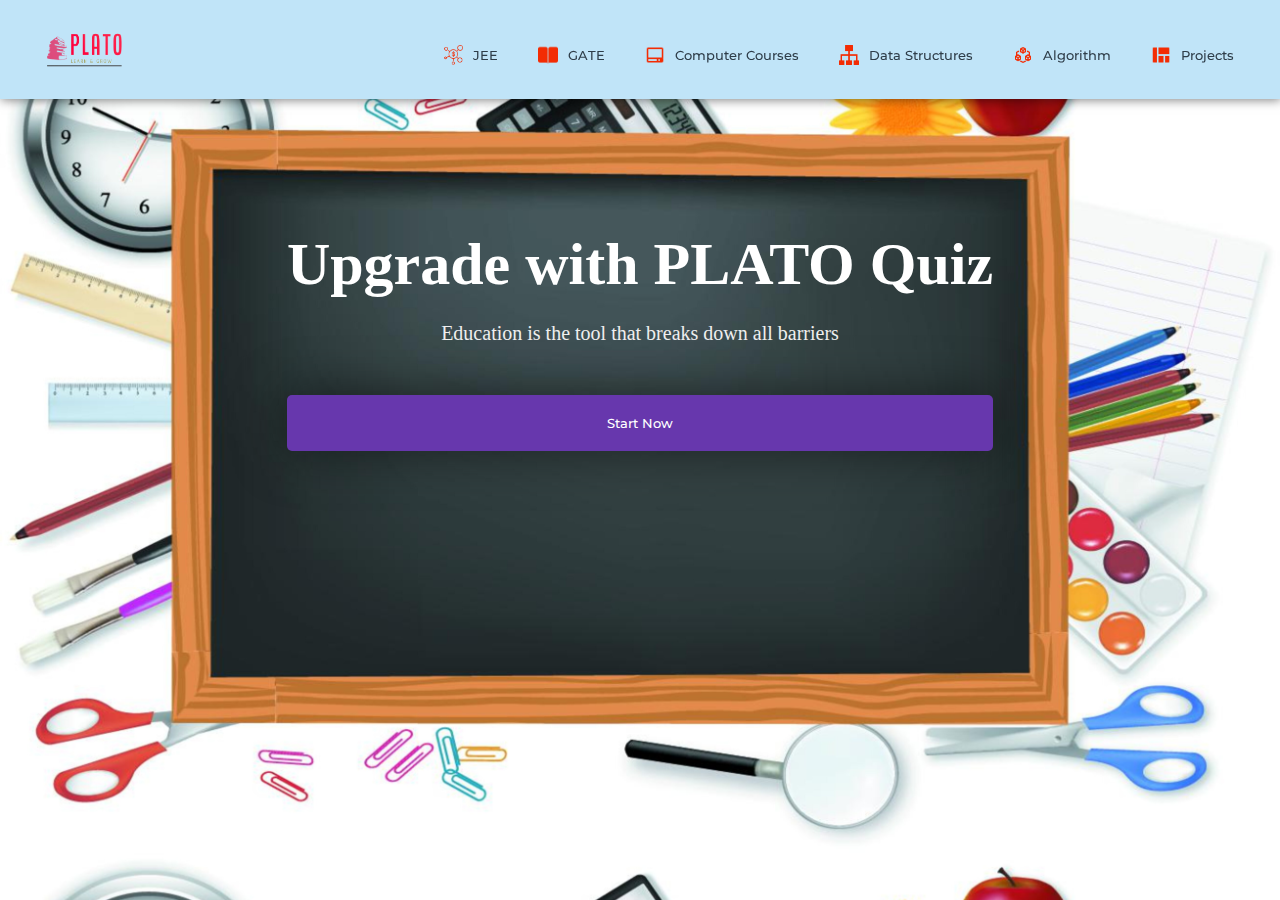
<file: subjects/quiz.html>
<!DOCTYPE html>
<html>
<head>
	<link rel="shortcut icon" type="png" href="../images/icon/favicon.png">
	<title>Quizz on PLATO</title>
	<link rel="stylesheet" type="text/css" href="quizStyle.css">
	<script type="text/javascript" src="../script.js"></script>
</head>
<body>
	
<!-- NAVIGATION -->
	<header>
		<div class="nav" id="nav">
			<div id="learned-logo">
			<a href="../index.html"><img src="../images/icon/lgicon-bg.png" style="width: 120px;"></a></div>
			<div class="switch-tab" id="switch-tab" onclick="switchTAB()"><img src="../images/icon/menu.png"></div>
			<ul id="list-switch">
				<li><a href="jee.html"><img src="../images/courses/d1.png" class="icon">JEE</a></li>
				<li><a href="gate.html"><img src="../images/courses/paper.png" class="icon">GATE</a></li>
				<li><a href="computer_courses.html"><img src="../images/courses/computer.png" class="icon">Computer Courses</a></li>
				<li><a href="computer_courses.html#data"><img src="../images/courses/data.png" class="icon">Data Structures</a></li>
				<li><a href="computer_courses.html#algo"><img src="../images/courses/algo.png" class="icon">Algorithm</a></li>
				<li><a href="computer_courses.html#projects"><img src="../images/courses/projects.png" class="icon">Projects</a></li>
			</ul>
			<div class="search" id="search-switch">
				<input type="search" placeholder="Search" class="srch"><button id="srchbtn"><img src="../images/icon/search.png"></button>
			</div>
		</div>
	</header>
	

<!-- MAIN Heading of Page -->
	<div class="title" id="title">
		<span>Upgrade with PLATO Quiz</span>
		<div class="shortdesc"><br>
			<p>Education is the tool that breaks down all barriers</p>
		</div>
		<button onclick="startquiz()">Start Now</button>
	</div>


<div class="panel" id="panel">
	
	<div class="left-side" id="left">
		<ul>
			<li onclick="quizt(1)">HOME</li>
			<li onclick="quizt(2)">JEE Mains</li>
			<li onclick="quizt(3)">JEE Advanced</li>
			<li onclick="quizt(4)">GATE</li>
			<li onclick="quizt(5)">C/C++</li>
			<li onclick="quizt(6)">Java</li>
			<li onclick="quizt(7)">Python</li>
			<li onclick="quizt(8)">JavaScript</li>
			<li onclick="quizt(9)">Data Structures</li>
			<li onclick="quizt(10)">Algorithm</li>
			<li onclick="quizt(11)">Interview Questions</li>
		</ul>
	</div>

	<div class="right-side" id="right">
		<div id="quiz-container">
			
			<div id="f1"><div class="quiz-frame main-frame"></div></div>

			<div id="f2"><iframe class="quiz-frame" src="https://docs.google.com/forms/d/e/1FAIpQLSdzYE5MAaNTJu6-IOUTlgNi0CSbh51fzDHgpfpXpymq-zE6fQ/viewform?embedded=true" width="640" height="2294" frameborder="0" marginheight="0" marginwidth="0">Loading…</iframe></div>
			
			<div id="f3"><iframe class="quiz-frame" src="https://docs.google.com/forms/d/e/1FAIpQLSfdTwS9k01XkhiwgKIctyIt4gllVsgoGa_14SpDZNeut-u-Lg/viewform?embedded=true" width="640" height="2744" frameborder="0" marginheight="0" marginwidth="0">Loading…</iframe></div>
			
			<div id="f4"><iframe class="quiz-frame" src="https://docs.google.com/forms/d/e/1FAIpQLSdVlx25kl-G1LWA9A5YiNgtvLQfw7ydxk8fAdfw7jmsc8BdJw/viewform?embedded=true" width="640" height="1961" frameborder="0" marginheight="0" marginwidth="0">Loading…</iframe>"</div>

			<div id="f5"><iframe class="quiz-frame" src="https://docs.google.com/forms/d/e/1FAIpQLSfGvzb6ffG7sx6PVqRoqeRWsIZt4RTuBDZBsJOyWiQppDiOlQ/viewform?embedded=true" width="640" height="1458" frameborder="0" marginheight="0" marginwidth="0">Loading…</iframe>"</div>
			
			<div id="f6"><iframe class="quiz-frame" src="https://docs.google.com/forms/d/e/1FAIpQLSd-HtMxpOTzu2L62ZXqyvVTVAEAya7WGPKdMa9QpB6riiMo3A/viewform?embedded=true" width="640" height="1615" frameborder="0" marginheight="0" marginwidth="0">Loading…</iframe></div>
			
			<div id="f7"><iframe class="quiz-frame" src="https://docs.google.com/forms/d/e/1FAIpQLSegMu7VS-kTvy3ms9rtc6ZkgKP1CewrmJu8h4_Gxof45A33zg/viewform?embedded=true" width="640" height="1519" frameborder="0" marginheight="0" marginwidth="0">Loading…</iframe></div>

			<div id="f8"><iframe class="quiz-frame" src="https://docs.google.com/forms/d/e/1FAIpQLSdaTEmMjeU-f8dRXsFX0wa1MB-HNoFebW-eFC_Cy5sqsURdBg/viewform?embedded=true" width="640" height="1695" frameborder="0" marginheight="0" marginwidth="0">Loading…</iframe></div>

			<div id="f9"><iframe class="quiz-frame" src="https://docs.google.com/forms/d/e/1FAIpQLScT3qw8bwm93BSMszMrhFY1eFonUSzIfW0wAilyJU5jTcm6Ag/viewform?embedded=true" width="640" height="1531" frameborder="0" marginheight="0" marginwidth="0">Loading…</iframe></div>
			
			<div id="f10"><iframe class="quiz-frame" src="https://docs.google.com/forms/d/e/1FAIpQLScH9v6FtasL24NSEh6iq6PaLg4Z1vyq3yPKMVF2BoSzpeBrgw/viewform?embedded=true" width="640" height="1865" frameborder="0" marginheight="0" marginwidth="0">Loading…</iframe></div>

			<div id="f11"><iframe class="quiz-frame" src="https://docs.google.com/forms/d/e/1FAIpQLSdJdswAHAPGEeVjm1LWOIh6jN5eOOxBE6Yi7dB1YznaG0lQzQ/viewform?embedded=true" width="640" height="1129" frameborder="0" marginheight="0" marginwidth="0">Loading…</iframe></div>

		</div>
	</div>

</div>

	<script type="text/javascript" src="../script.js"></script>
</body>
</html>
</file>
<file: loginStyle.css>
* {
	margin: 0;
	padding: 0;
	font-family: sans-serif;
}

body {
	background-image: linear-gradient(rgba(0,0,0,0),rgba(0,0,0,0.5)),url("images/extra/backwallpaper.jpg");
	background-size: cover;
	background-attachment: fixed;
	display: flex;
	justify-content: center;
}
.logo {
	display: flex;
	justify-content: center;
}
.logo img {
	width: 100px;
}
.form-box
{
	width: 380px;
	height: 500px;
	position: relative;
	margin: 6% auto;
	background: #fff8;
	padding: 5px;
	border-radius: 5px;
	overflow: hidden;
	box-shadow: 0px 0px 100px rgba(0,0,0,0.4);
}

.button-box
{
	width: 220px;
	margin: 35px auto;
	position: relative;
	box-shadow: 0 0 20px 9px rgba(0,0,0,.1);
	border-radius: 30px;
}

.toggle-btn
{
	padding: 10px 30px;
	cursor: pointer;
	background: transparent;
	position: relative;
	border: 0;
	outline: none;
}

#btn
{
	top: 0;
	left: 0;
	position: absolute;
	width: 110px;
	height: 100%;
	background: linear-gradient(to right, #8ca6ee, #25478d);
	border-radius: 30px;
	transition: 0.5s;
}
.social-icons
{
	margin: 30px auto;
	text-align: center;
}
.social-icons img
{
	width: 30px;
	margin: 0 7px;
	cursor: pointer;
	opacity: 0.85;
}

.input-group
{
	top: 180px;
	position: absolute;
	width: 280px;
	transition: .5s;
	font-size: 13px;
	color: #010101;
}
.inp {
	border-bottom: 1px solid rgba(0,0,0,0.4);
	justify-content: center;
}
.inp img{
	width: 20px;
	padding-right: 10px;
}
.input-field
{
	width: 100%;
	padding: 10px 0;
	margin: 5px 0;
	border-left: 0;
	border-right: 0;
	border-top: 0;
	border-bottom: 1px solid rgba(0,0,0,0.4);
	outline: none;
	background: transparent;
	color: rgba(0,0,0);
}
::placeholder { /* Chrome, Firefox, Opera, Safari 10.1+ */
	color: rgba(0,0,0,0.7);
	/*opacity: 1;  Firefox */
}
#register .input-field {
	color: rgba(0,0,0,0.8);
}
.submit-btn
{
	width: 85%;
	padding: 10px 30px;
	cursor: pointer;
	display: block;
	margin: auto;
	background: linear-gradient(to right, #68b0d4, #1680c7);
	color: #fff;
	border: 0;
	outline: none;
	border-radius: 30px;
}

.reg-btn {
	background: linear-gradient(to right, #208abf, #0c7dc8);
}
.check-box
{
	cursor: pointer;
	margin: 30px 10px 30px 0;
}

.instead {
	margin-top: 10px;
}
.instead h3 {
    overflow: hidden;
    text-align: center;
    color: rgba(0,0,0,0.6);
}
.instead h3:before,
.instead h3:after {
    background-color: rgba(0,0,0,0.5);
    content: "";
    display: inline-block;
    height: 1px;
    position: relative;
    vertical-align: middle;
    width: 50%;
}
.instead h3:before {
    right: 0.5em;
    margin-left: -50%;
}
.instead h3:after {
    left: 0.5em;
    margin-right: -50%;
}
span
{
	color: rgba(0,0,0,0.8);
	font-size: 12px;
}

#login
{
	left: 50px;
}
#register
{
	left: 450px;
}

.other {
	display: grid;
	justify-content: center;
	margin-top: 250px;
}

.connect {
	display: flex;
	margin: 10px;
	padding: 0px 30px;
	align-items: center;
	text-align: center;
	justify-content: center;
	border: 1px solid lightgray;
	cursor: pointer;
	outline: none;
	/*border-radius: 10px;*/
	background: #fff3;
}
.connect:hover {
	background: #fff8;
}
.connect img {
	padding: 5px;
	width: 25px;
}
.connect span {
	padding: 10px;
	font-size: 15px;
}
</file>
<file: subjects/subjects.css>
@import url('https://fonts.googleapis.com/css?family=Montserrat:500&display=swap');
@import url('https://fonts.googleapis.com/css?family=Dancing+Script&display=swap');
@import url('https://fonts.googleapis.com/css?family=Open+Sans&display=swap');

* {
	box-sizing: border-box;
	margin: 0;
	padding: 0;
}
html {
	scroll-behavior: smooth;
}
body {
	background: #d6f6fd;
	font-family: 'cursive';
}

/*SCROLLBAR Styling*/
::-webkit-scrollbar {
  width: 5px;
}
::-webkit-scrollbar-thumb {
  background: #09769e;
  border-radius: 5px;
}
::-webkit-scrollbar-thumb:hover {
  background: #eaa3bf; 
}

/*NAVIGATION BAR*/
.nav
{
	width: 100%;
	background-color: #c7edf6;
	display: flex;
	flex-wrap: wrap;
	justify-content: space-between;
	align-items: center;
	padding: 20px 2%;
	position: fixed;
	top: 0px;
	z-index: 10;
	box-shadow: 1px 1px 10px rgba(0,0,0,0.5);
}

.nav li, a, button
{
	float: left;
	font-family: "Montserrat", sans-serif;
	font-weight: 500;
	font-size: 13px;
	color: #2E3D49;
	display: block;
	text-decoration: none;
	text-align: center;
}

.nav ul li img {
	width: 20px;
	margin-right: 10px;
	transform: translateY(5px);
	padding-top: 5px;
}

.nav ul li 
{
	list-style: none;
	display: inline-block;
	padding: 0px 20px;
}

.nav ul li a
{
	transition: all 0.3s ease 0s;
}

.nav ul li a:hover
{
	color: #4180b7;
}

.nav button
{
	padding: 9px 25px;
	background: linear-gradient(to right, #2a53ab, #4175bd);
	color: #fff;
	border: none;
	border-radius: 5px;
	cursor: pointer;
	outline: none;
	transition: all 0.3s ease 0s;
}
#srchbtn {
	padding: 9px 20px;
}
#srchbtn img {
	width: 15px;
	filter: brightness(100);
}
.nav button:hover
{
	opacity: .9;
}
.nav .search
{
	float: right;
}
.nav .search .srch
{
	font-size: 13px;
	width: 300px;
	border: none;
	outline: none;
	border-bottom: 2px solid #2a80b6;
	padding: 9px;
}
.nav .search button
{
	margin-right: 5px;
	float: right;
	margin-left: 10px;
}
.nav .switch-tab {
	cursor: pointer;
	visibility: hidden;
}
.nav .switch-tab img {
	width: 20px;
}
.nav .check-box {
	cursor: pointer;
	visibility: hidden;
}

/*TITLE*/
.title {
	margin-top: 150px;
	margin-left: 100px;
}
.title span{
	font-weight: 700;
	font-family: 'cursive';
	font-size: 60px;
	color: #2E3D49;
}
.title .shortdesc {
	padding: 10px;
	font-family: 'cursive';
	font-size: 20px;
	color: #2E3D49;
	margin-bottom: 50px;
}

/*Quick Links*/
.course {
	display: grid;
	justify-content: center;
}

.cbox {
	display: inline-flex;
	flex-wrap: wrap;
	justify-content: center;
}
.cbox .det {
	height: 60px;
	margin: 10px;
	background: #fff;
	cursor: pointer;
	border-radius: 50px;
}
.cbox .det a{
	justify-content: space-around;
	width: 100%;
	padding: 20px;
	border-radius: 50px;
	border: 1px solid #235c8a;
	font-size: 15px;
	color: #272529;
	font-family: cursive;
	text-decoration: none;
}

.cbox .det a:hover{
	background: linear-gradient(to right, #76c6d4, #476be0);
	color: white;
}

.inbt {
	padding: 10px;
	font-family: 'cursive';
	font-size: 30px;
	color: #2E3D49;
	margin: 100px;
	margin-bottom: 50px;
}

/*COURSES AVAILABLE*/
.ccard {
	display: flex;
	flex-wrap: wrap;
	justify-content: center;
	align-items: center;
}
.ccardbox {
	display: flex;
	flex-wrap: wrap;
	justify-content: center;
}

.dcard {
	margin: 10px;
	width: 300px;
	height: 200px;
	background: linear-gradient(to right, #70a6e3, #2165d2);
	border-radius: 10px;
	box-shadow: 0 0 20px rgba(0,0,0,0.4);
}

.dcard .fpart {
	width: inherit;
	height: 150px;
	color: #000;
	text-align: left;
	overflow: hidden;
}
.dcard .fpart img {
	width: 100%;
	height: 100%;
}

.dcard .spart {
	padding: 10px;
	padding-right: 0px;
	color: #fff;
	text-align: left;
	cursor: pointer;
}
.dcard .spart img {
	width: 20px;
	margin-left: 170px;
	cursor: pointer;
	/* transform: rotate(180deg); */
}

.dcard:hover .fpart img{
	transition: .8s ease;
	transform: scale(1.2);
}

/*Small Titles for  Topics*/
.title2 {
	position: relative;
	padding-top: 150px;
	margin-left: 100px;
}
.title2 span{
	font-weight: 700;
	font-family: 'cursive';
	font-size: 30px;
	color: #2E3D49;
}
.title2 .shortdesc2 {
	padding: 10px;
	font-family: 'cursive';
	font-size: 15px;
	color: #2E3D49;
	margin-bottom: 10px;
}

/*Videos Section*/
.ccardbox2 {
	display: flex;
	justify-content: center;
	flex-wrap: wrap;
}

.dcard2 {
	margin: 20px;
	width: 300px;
	height: 160px;
	background: linear-gradient(to right, #69bddb, #265cb9);
	border-radius: 10px;
}
.dcard2:hover .fpart2 img {
	display: none;
}
.dcard2 .fpart2 { 
	width: inherit;
	height: 180px;
	background: #000;
	color: #000;
	text-align: left;
	border-top-right-radius: 100px;
	transform: translateY(-19px);
	box-shadow: 0 0 20px rgba(0,0,0,0.4);
	overflow: hidden;
}
.dcard2 .tag {
	position: relative;
	margin-left: 270px;
	top: 10px;
	color: #fff;
}
.dcard2 .fpart2 img {
	width: 100%;
	height: 100%;
}
.fpart2 iframe {
	height: inherit;
	width: inherit;
}

/*Watch Full Playlist*/
.click-me {
	justify-content: center;
	display: flex;
}
.click-me a {
	color: #2784c6;
	text-decoration: none;
	transition-duration: .5s;
	padding: 10px;
}
.click-me a:hover {
	background: #61b3f1;
	color: #fff;
}

/*PROJECTS*/
.project-panel {
	/*background: #000;*/
	display: flex;
	flex-wrap: wrap;
	align-items: center;
	justify-content: center;
}
.project-card {
	width: 250px;
	/*height: 220px;*/
	background: #fff;
	margin-right: 10px;
	margin-bottom: 10px;
	border-radius: 5px;
	cursor: pointer;
	box-shadow: 2px 2px 10px rgba(0,0,0,0.3);
}
.project-card img {
	width: inherit;
	/*height: 140px;*/
}
.project-card:hover {
	transform: scale(1.2);
	transition: .5s ease;
}
.project-card:hover .download a{
	visibility: visible;
}
.project-card .info {
	padding: 10px;
}
.project-card .info h4 {
	color: #2E3D49;
}
.project-card .info p {
	font-size: 12px;
}
.download {
	margin-top: 10px;
	display: flex;
	justify-content: center;
}
.download a{
	padding: 5px 10px;
	color: #5588da;
	font-size: .8em;
	visibility: hidden;
}
.download:hover a{
	transition: .5s ease;
	background: #4cbae9;
	color: #fff;
}


/*Sample Papers*/

.sample {
	display: flex;
	align-items: center;
	flex-wrap: wrap;
	justify-content: space-around;
}
.lastSample {
	margin-bottom: 100px;
}
.sample ul {
	margin: 20px;
}

.sample ul li{
	padding: 28px;
	list-style: none;
}

.sample ul li a {
	color: #2a1ca9;
	width: 300px;
	font-size: 20px;
}

/*Footer*/

footer {
	color: #E5E8EF;
	background: #000D;
	padding: 50px 0; 
}

footer .footer-container {
	max-width: 1300px;
	margin: auto;
	padding: 0 20px;
	display: flex;
	justify-content: space-between;
	align-items: center;
	flex-wrap: wrap-reverse;
}

footer .social-media img{
	width: 22px;
}

footer .logo {
	width: 180px;
	color: #fff;
	font-family: 'Montserrat', cursive;
}
footer .social-media{
	margin: 20px 0;
}

footer .social-media a{
	color: #001a21;
	margin-right: 10px;
	font-size: 22px;
	text-decoration: none;
}

footer .right-col h1{
	font-size: 26px;
}
footer .border{
	width: 100px;
	height: 4px;
	background: linear-gradient(to right, #5996d4, #2623b8);
	margin: 2px;
}

footer .newsletter-form {
	display: flex;
	justify-content: center;
	align-items: center;
	flex-wrap: wrap;
}
footer input::placeholder {
  color: white !important;
}
footer .txtb {
	flex: 1;
	padding: 18px 40px;
	font-size: 16px;
	background: #343A40;
	border: none;
	font-weight: 700;
	outline: none;
	border-radius: 5px;
	min-width: 260px;
	margin-top: 20px;
	color: white;
}

footer .btn {
	margin-top: 20px;
	padding: 18px 40px;
	font-size: 16px;
	color: #f1f1f1;
	background: linear-gradient(to right, #7595ec, #3374d5);
	border: none;
	font-weight: 700;
	outline: none;
	border-radius: 5px;
	margin-left: 20px;
	cursor: pointer;
	transition: opacity .3s linear;	
}

footer .btn:hover {
	opacity: .7;
}


/*For Responsive Website*/
@media screen and (max-width: 960px) {
	.footer-container {
		max-width: 600px;
	}
	.right-col {
		width: 100%;
		margin-bottom: 60px;
	}
	.left-col {
		width: 100%;
		text-align: center;
	}
	.social-media {
		display: flex;
		justify-content: center;
	}
}

@media screen and (max-width: 700px) {
	footer .btn{
		margin: 0;
		width: 100%;
		margin-top: 20px;
	}
}
@media screen and (max-width: 1366px) {
	.search {
		display: none;
		margin-bottom: 10px;
	}
}

@media screen and (max-width: 1000px) {
	.nav ul, .nav .search {
		display: none;
	}
	.nav #learned-logo {
		transition: 1s ease;
		margin-left: 40%;
		transform: scale(1.5);
	}
	.nav ul li{
		width: 100%;
		margin-bottom: 5px;
	}
	.nav .switch-tab {
		visibility: visible;
	}
	.nav .check-box {
		visibility: visible;
	}
	.search {
		visibility: visible;
		margin: 30px;
		margin-top: 0px;
	}
}
</file>
<file: subjects/quizStyle.css>
@import url('https://fonts.googleapis.com/css?family=Montserrat:500&display=swap');
@import url('https://fonts.googleapis.com/css?family=Dancing+Script&display=swap');
@import url('https://fonts.googleapis.com/css?family=Open+Sans&display=swap');

* {
	box-sizing: border-box;
	margin: 0;
	padding: 0;
}
html {
	scroll-behavior: smooth;
}
body {
	background: url(../images/extra/qzy\ \(1\).jpg);
	background-size: cover;
	font-family: 'cursive';
}

/*Styling SCROLLBAR*/
::-webkit-scrollbar {
  width: 5px;
}
::-webkit-scrollbar-thumb {
  background: #FA4B37;
  border-radius: 5px;
}
::-webkit-scrollbar-thumb:hover {
  background: #DF2771; 
}

/*NAVIGATION BAR*/
.nav
{
	width: 100%;
	background-color: #c0e4f8;
	display: flex;
	flex-wrap: wrap;
	justify-content: space-between;
	align-items: center;
	padding: 20px 2%;
	position: fixed;
	top: 0px;
	z-index: 10;
	box-shadow: 1px 1px 10px rgba(0,0,0,0.5);
}

.nav li, a, button
{
	float: left;
	font-family: "Montserrat", sans-serif;
	font-weight: 500;
	font-size: 13px;
	color: #2E3D49;
	display: block;
	text-decoration: none;
	text-align: center;
}

.nav ul li img {
	width: 20px;
	margin-right: 10px;
	transform: translateY(5px);
	padding-top: 5px;
}

.nav ul li 
{
	list-style: none;
	display: inline-block;
	padding: 0px 20px;
}

.nav ul li a
{
	transition: all 0.3s ease 0s;
}

.nav ul li a:hover
{
	color: #5196f7;
}

.nav button
{
	padding: 9px 25px;
	background: linear-gradient(to right, #6468d0, #79c9db);
	color: #fff;
	border: none;
	border-radius: 5px;
	cursor: pointer;
	outline: none;
	transition: all 0.3s ease 0s;
}
#srchbtn {
	padding: 9px 20px;
}
#srchbtn img {
	width: 15px;
	filter: brightness(100);
}

.nav button:hover
{
	opacity: .9;
}
.nav .search
{
	float: right;
}
.nav .search .srch
{
	font-size: 13px;
	width: 300px;
	border: none;
	outline: none;
	border-bottom: 2px solid #2280c3;
	padding: 9px;
}

.nav .search button
{
	margin-right: 5px;
	float: right;
	margin-left: 10px;
}
.nav .switch-tab {
	cursor: pointer;
	visibility: hidden;
}
.nav .switch-tab img {
	width: 20px;
}
.nav .check-box {
	cursor: pointer;
	visibility: hidden;
}

/*TITLE*/
.title {
	margin-top: 18%;
	display: grid;
	justify-content: center;
	align-items: center;
}
.title span{
	font-weight: 700;
	font-family: 'cursive';
	font-size: 60px;
	/*color: #2E3D49;*/
	color: #fff;
}
.title .shortdesc {
	font-family: 'cursive';
	font-size: 20px;
	color: #efefef;
	margin-bottom: 50px;
	text-align: center;
	/*display: none;*/
}

.title button {
	padding: 20px 1%;
	border: none;
	border-radius: 5px;
	color: #fff;
	background: #6737ad;
	outline: none;
	cursor: pointer;
	box-shadow: 0 0 50px rgba(0,0,0,0.5);
}
.title button:hover {
	box-shadow: 0 0 10px rgba(0,0,0,0.3);
}

/*PANEL*/
.panel {
	display: none;
	width: 100%;
	height: 100vh;
	position: fixed;
}
/*Different Topics Container*/
.left-side {
	background: #ebf0f4;
	height: 100%;
	width: 25%;
	display: flex;
	justify-content: center;
	box-shadow: inset 0 0 20px rgba(0,0,0,0.7),
					0 0 30px rgba(0,0,0,0.5);
}

/*Google Form Container*/
.right-side {
	background: #fff;
	height: 100%;
	width: 75%;
}
.left-side ul {
	margin: 50px;
	margin-top: 150px;
}
.left-side li {
	list-style-type: none;
	cursor: pointer;
	color: #2284cb;
	font-weight: 700;
	font-size: 1.2em;
	margin-bottom: 20px;
}
.left-side li:hover {
	color: #000;
	font-size: 1.5em;
	font-weight: 900;
	transition: .3s ease-in-out;
}

#quiz-container {
	margin-top: 80px;
	width: 100%;
	height: 100%;
}

.quiz-frame {
	width: 100%;
	height: 95vh;
	border: none;
}
.main-frame {
	background: url(../images/extra/quiz.jpg);
	background-size: cover;
	background-position: center;
}
.main-frame p {
	font-size: 5em;
	font-weight: 900;
	color: #2E3D49;
}


/*For Responsive Website*/
@media screen and (max-width: 1366px) {
	.search {
		display: none;
		margin-bottom: 10px;
	}
}

@media screen and (max-width: 1000px) {
	.nav ul, .nav .search {
		display: none;
	}
	.nav #learned-logo {
		transition: 1s ease;
		margin-left: 40%;
		transform: scale(1.5);
	}
	.nav ul li{
		width: 100%;
		margin-bottom: 5px;
	}
	.nav .switch-tab {
		visibility: visible;
	}
	.nav .check-box {
		visibility: visible;
	}
	.search {
		visibility: visible;
		margin: 30px;
		margin-top: 0px;
	}
}
</file>
